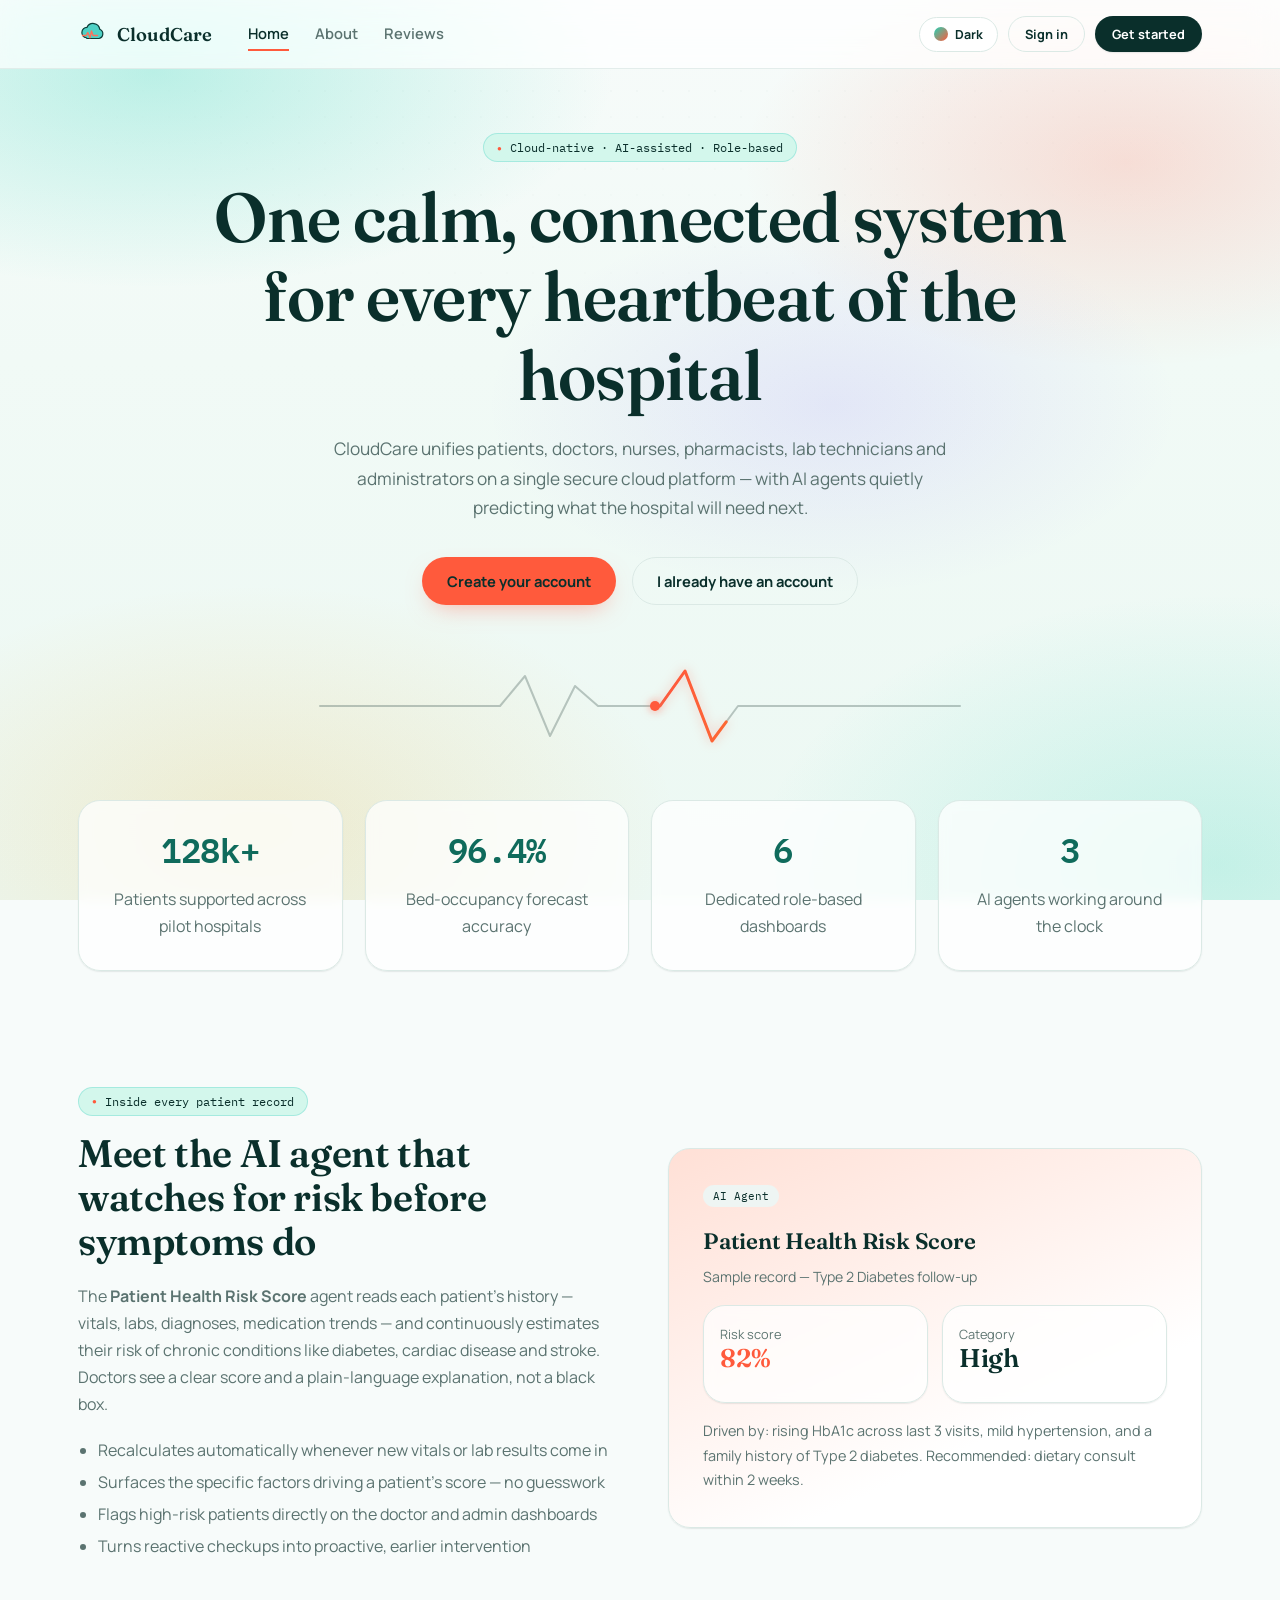
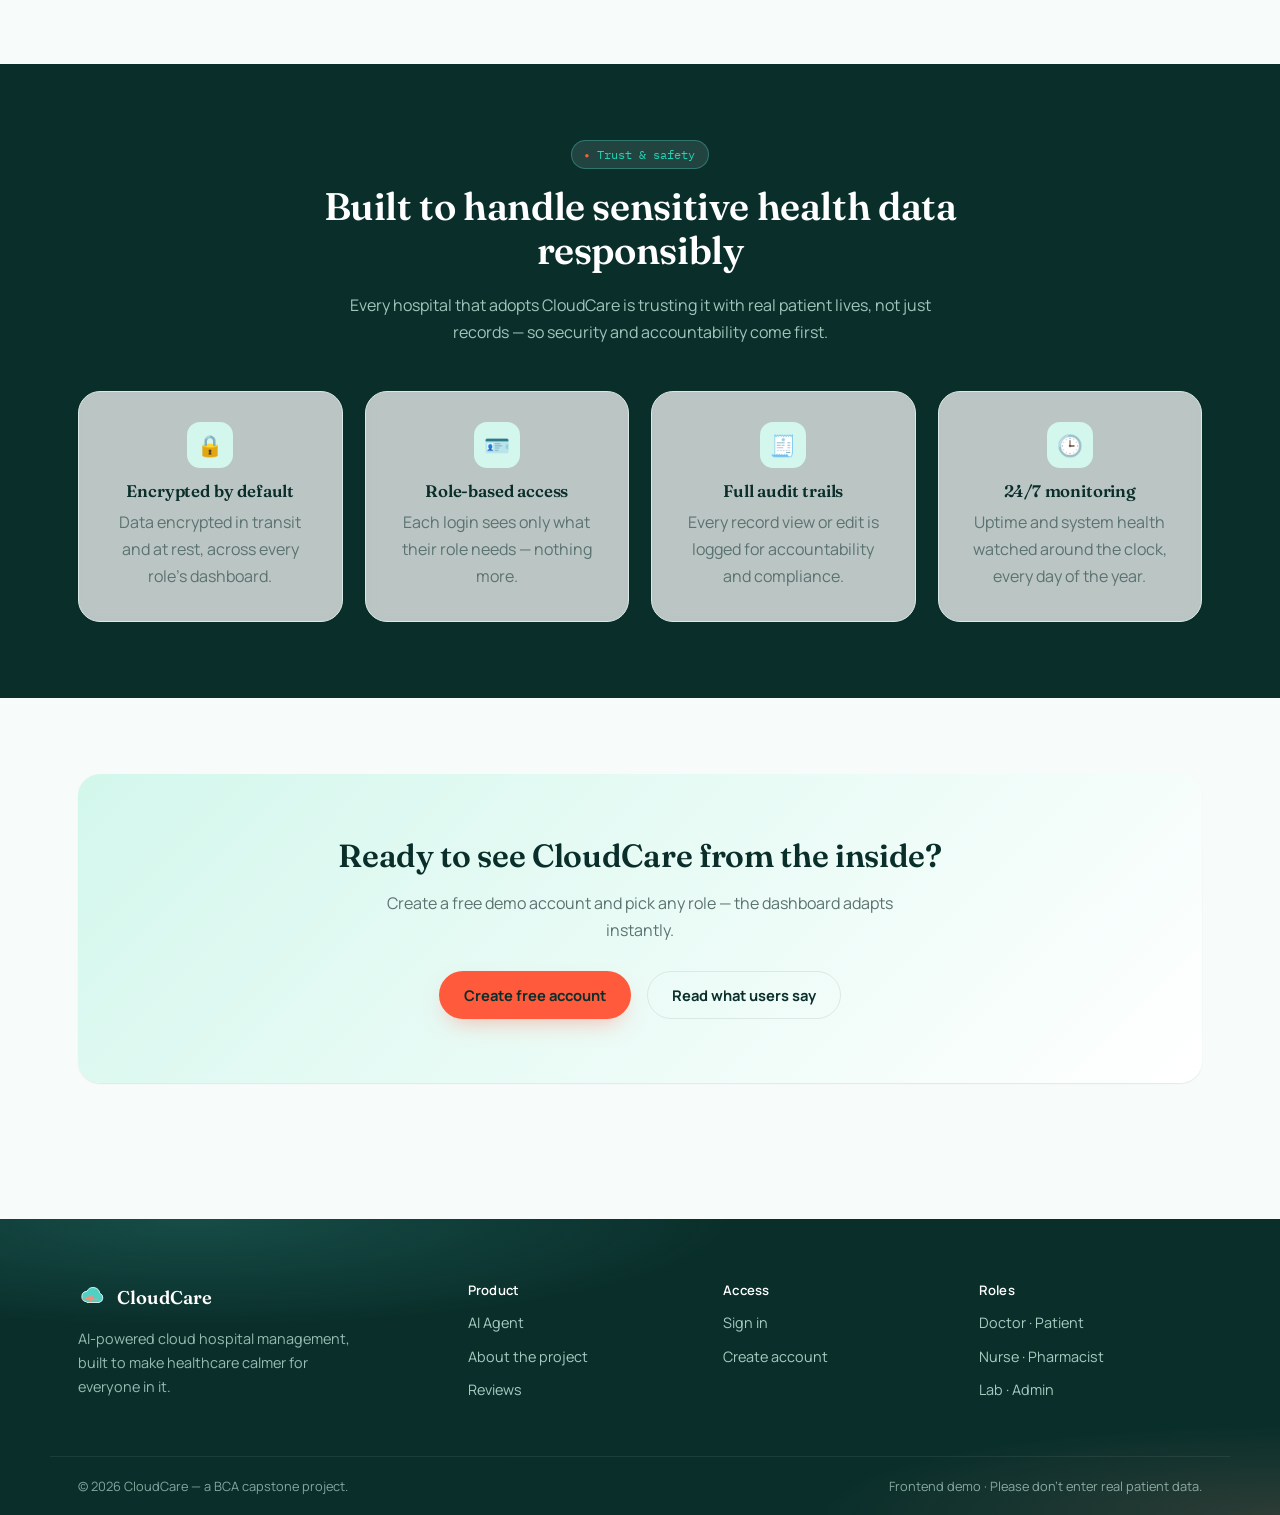
<file: cloudcare/index.html>
<!DOCTYPE html>
<html lang="en">
<head>
<script>(function(){try{var t=localStorage.getItem("cloudcare_theme");if(t==="dark")document.documentElement.setAttribute("data-theme","dark");}catch(e){}})();</script>
<meta charset="UTF-8">
<meta name="viewport" content="width=device-width, initial-scale=1.0">
<title>CloudCare — AI-Powered Cloud Hospital Management System</title>
<meta name="description" content="CloudCare centralizes hospitals, clinics, labs, pharmacies and patients on one secure cloud platform, with AI agents for inventory, risk prediction and resource forecasting.">
<link rel="preconnect" href="https://fonts.googleapis.com">
<link href="https://fonts.googleapis.com/css2?family=Fraunces:opsz,wght@9..144,500;9..144,600;9..144,700&family=Manrope:wght@400;500;600;700;800&family=IBM+Plex+Mono:wght@400;500;600&display=swap" rel="stylesheet">
<link rel="stylesheet" href="assets/css/style.css">
<link rel="icon" href="data:image/svg+xml,%3Csvg xmlns='http://www.w3.org/2000/svg' viewBox='0 0 100 100'%3E%3Ctext y='.9em' font-size='90'%3E%F0%9F%A7%B5%3C/text%3E%3C/svg%3E">
</head>
<body>

<!-- ================= NAV ================= -->
<nav class="site-nav">
  <div class="container">
    <a href="index.html" class="brand">
      <svg class="brand-mark" viewBox="0 0 40 40" fill="none">
        <path d="M11 25a7 7 0 0 1 1-13.9A9 9 0 0 1 29 13.6 6.5 6.5 0 0 1 28 26H12a5 5 0 0 1-1-1Z" fill="#4fd1c5" stroke="#0b3b36" stroke-width="1.6"/>
        <path d="M6 22h5l2-4 3 7 2-9 2 6h6" stroke="#ff6f59" stroke-width="1.8" fill="none" stroke-linecap="round" stroke-linejoin="round"/>
      </svg>
      CloudCare
    </a>
    <div class="nav-links">
      <a href="index.html" class="active">Home</a>
      <a href="about.html">About</a>
      <a href="reviews.html">Reviews</a>
    </div>
    <div class="nav-cta">
      <a href="login.html" class="btn btn-ghost btn-sm">Sign in</a>
      <a href="register.html" class="btn btn-primary btn-sm">Get started</a>
    </div>
    <button class="nav-toggle" aria-label="Toggle menu"><span></span><span></span><span></span></button>
  </div>
</nav>

<!-- ================= HERO ================= -->
<header>
  <div class="container" style="padding-top:64px;padding-bottom:20px;text-align:center;">
    <div class="eyebrow" style="margin-left:auto;margin-right:auto;">Cloud-native · AI-assisted · Role-based</div>
    <h1 style="font-size:clamp(2.4rem,5.4vw,4.4rem);max-width:920px;margin:0 auto 20px;">
      One calm, connected system<br>for every heartbeat of the hospital
    </h1>
    <p style="max-width:620px;margin:0 auto 34px;font-size:1.08rem;">
      CloudCare unifies patients, doctors, nurses, pharmacists, lab technicians and administrators on a single
      secure cloud platform — with AI agents quietly predicting what the hospital will need next.
    </p>
    <div class="flex items-center justify-between" id="heroCtas" style="justify-content:center;gap:16px;margin-bottom:56px;flex-wrap:wrap;">
      <a href="register.html" class="btn btn-accent">Create your account</a>
      <a href="login.html" class="btn btn-ghost">I already have an account</a>
    </div>

    <!-- Signature pulse line -->
    <svg class="pulse-line divider-pulse" viewBox="0 0 640 90" xmlns="http://www.w3.org/2000/svg" aria-hidden="true">
      <defs>
        <linearGradient id="pulseGradient" x1="0" y1="0" x2="1" y2="0">
          <stop offset="0%" stop-color="#22d3b5"/>
          <stop offset="55%" stop-color="#ff5a3c"/>
          <stop offset="100%" stop-color="#f0a20c"/>
        </linearGradient>
      </defs>
      <path class="pulse-track" d="M0 45 H180 L205 15 L230 75 L255 25 L278 45 H340 L365 10 L392 80 L418 45 H640"/>
      <path class="pulse-sweep" d="M0 45 H180 L205 15 L230 75 L255 25 L278 45 H340 L365 10 L392 80 L418 45 H640"/>
      <circle class="pulse-dot" cx="0" cy="45" r="5"></circle>
    </svg>
  </div>
</header>

<!-- ================= LIVE-STAT STRIP ================= -->
<section style="padding-top:24px;padding-bottom:40px;">
  <div class="container">
    <div class="grid grid-4">
      <div class="card reveal text-center">
        <h3 class="mono home-stat-value" style="font-size:2.1rem;">128k+</h3>
        <p class="mb-0">Patients supported across pilot hospitals</p>
      </div>
      <div class="card reveal text-center">
        <h3 class="mono home-stat-value" style="font-size:2.1rem;">96.4%</h3>
        <p class="mb-0">Bed-occupancy forecast accuracy</p>
      </div>
      <div class="card reveal text-center">
        <h3 class="mono home-stat-value" style="font-size:2.1rem;">6</h3>
        <p class="mb-0">Dedicated role-based dashboards</p>
      </div>
      <div class="card reveal text-center">
        <h3 class="mono home-stat-value" style="font-size:2.1rem;">3</h3>
        <p class="mb-0">AI agents working around the clock</p>
      </div>
    </div>
  </div>
</section>

<!-- ================= AI SPOTLIGHT — PATIENT HEALTH RISK SCORE ================= -->
<section id="ai-agent">
  <div class="container grid grid-2" style="align-items:center;gap:56px;">
    <div class="reveal">
      <div class="eyebrow">Inside every patient record</div>
      <h2 style="font-size:2.4rem;">Meet the AI agent that watches for risk before symptoms do</h2>
      <p>The <strong>Patient Health Risk Score</strong> agent reads each patient's history — vitals, labs, diagnoses,
      medication trends — and continuously estimates their risk of chronic conditions like diabetes, cardiac disease
      and stroke. Doctors see a clear score and a plain-language explanation, not a black box.</p>
      <ul style="color:var(--slate-500);line-height:2;padding-left:20px;margin-bottom:26px;">
        <li>Recalculates automatically whenever new vitals or lab results come in</li>
        <li>Surfaces the specific factors driving a patient's score — no guesswork</li>
        <li>Flags high-risk patients directly on the doctor and admin dashboards</li>
        <li>Turns reactive checkups into proactive, earlier intervention</li>
      </ul>
    </div>
    <div class="reveal">
      <div class="ai-card coral" style="padding:34px;">
        <span class="ai-tag">AI Agent</span>
        <h3 style="font-size:1.4rem;margin-top:10px;">Patient Health Risk Score</h3>
        <p>Sample record — Type 2 Diabetes follow-up</p>
        <div class="grid grid-2 mt-16" style="gap:14px;">
          <div class="card" style="padding:16px;">
            <span class="stat-label">Risk score</span>
            <h3 style="font-size:1.6rem;color:var(--coral-500);">82%</h3>
          </div>
          <div class="card" style="padding:16px;">
            <span class="stat-label">Category</span>
            <h3 style="font-size:1.6rem;">High</h3>
          </div>
        </div>
        <p style="margin-top:16px;font-size:.9rem;">Driven by: rising HbA1c across last 3 visits, mild hypertension,
        and a family history of Type 2 diabetes. Recommended: dietary consult within 2 weeks.</p>
      </div>
    </div>
  </div>
</section>

<!-- ================= SECURITY & TRUST ================= -->
<section style="background:var(--teal-950);">
  <div class="container">
    <div class="section-head center">
      <div class="eyebrow" style="background:rgba(255,255,255,.1);color:var(--mint-300);">Trust &amp; safety</div>
      <h2 style="color:#fff;font-size:2.4rem;">Built to handle sensitive health data responsibly</h2>
      <p style="color:var(--mist);opacity:.75;">Every hospital that adopts CloudCare is trusting it with real patient
      lives, not just records — so security and accountability come first.</p>
    </div>
    <div class="grid grid-4">
      <div class="card reveal text-center">
        <div class="card-icon" style="margin:0 auto 14px;">🔒</div>
        <h3 style="font-size:1.05rem;">Encrypted by default</h3>
        <p class="mb-0">Data encrypted in transit and at rest, across every role's dashboard.</p>
      </div>
      <div class="card reveal text-center">
        <div class="card-icon" style="margin:0 auto 14px;">🪪</div>
        <h3 style="font-size:1.05rem;">Role-based access</h3>
        <p class="mb-0">Each login sees only what their role needs — nothing more.</p>
      </div>
      <div class="card reveal text-center">
        <div class="card-icon" style="margin:0 auto 14px;">🧾</div>
        <h3 style="font-size:1.05rem;">Full audit trails</h3>
        <p class="mb-0">Every record view or edit is logged for accountability and compliance.</p>
      </div>
      <div class="card reveal text-center">
        <div class="card-icon" style="margin:0 auto 14px;">🕒</div>
        <h3 style="font-size:1.05rem;">24/7 monitoring</h3>
        <p class="mb-0">Uptime and system health watched around the clock, every day of the year.</p>
      </div>
    </div>
  </div>
</section>

<!-- ================= CTA ================= -->
<section>
  <div class="container">
    <div class="card reveal cta-panel" style="text-align:center;padding:64px 40px;">
      <h2 style="font-size:2rem;">Ready to see CloudCare from the inside?</h2>
      <p style="max-width:520px;margin:0 auto 26px;">Create a free demo account and pick any role — the dashboard adapts instantly.</p>
      <div class="flex items-center justify-between" style="justify-content:center;gap:16px;flex-wrap:wrap;">
        <a href="register.html" class="btn btn-accent">Create free account</a>
        <a href="reviews.html" class="btn btn-ghost">Read what users say</a>
      </div>
    </div>
  </div>
</section>

<!-- ================= FOOTER ================= -->
<footer>
  <div class="container">
    <div>
      <a href="index.html" class="brand">
        <svg class="brand-mark" viewBox="0 0 40 40" fill="none">
          <path d="M11 25a7 7 0 0 1 1-13.9A9 9 0 0 1 29 13.6 6.5 6.5 0 0 1 28 26H12a5 5 0 0 1-1-1Z" fill="#4fd1c5" stroke="#e3faf5" stroke-width="1.2"/>
          <path d="M6 22h5l2-4 3 7 2-9 2 6h6" stroke="#ff8b76" stroke-width="1.8" fill="none" stroke-linecap="round" stroke-linejoin="round"/>
        </svg>
        CloudCare
      </a>
      <p style="color:var(--mist);opacity:.7;max-width:280px;margin-top:14px;">AI-powered cloud hospital management, built to make healthcare calmer for everyone in it.</p>
    </div>
    <div>
      <h4>Product</h4>
      <p><a href="index.html#ai-agent">AI Agent</a></p>
      <p><a href="about.html">About the project</a></p>
      <p><a href="reviews.html">Reviews</a></p>
    </div>
    <div>
      <h4>Access</h4>
      <p><a href="login.html">Sign in</a></p>
      <p><a href="register.html">Create account</a></p>
    </div>
    <div>
      <h4>Roles</h4>
      <p><a href="login.html">Doctor · Patient</a></p>
      <p><a href="login.html">Nurse · Pharmacist</a></p>
      <p><a href="login.html">Lab · Admin</a></p>
    </div>
  </div>
  <div class="foot-bottom">
    <span>© <span data-year>2026</span> CloudCare — a BCA capstone project.</span>
    <span>Frontend demo · Please don't enter real patient data.</span>
  </div>
</footer>

<script src="assets/js/config.js"></script>
<script src="assets/js/api.js"></script>
<script src="assets/js/main.js"></script>
<script src="assets/js/auth.js"></script>
</body>
</html>
</file>
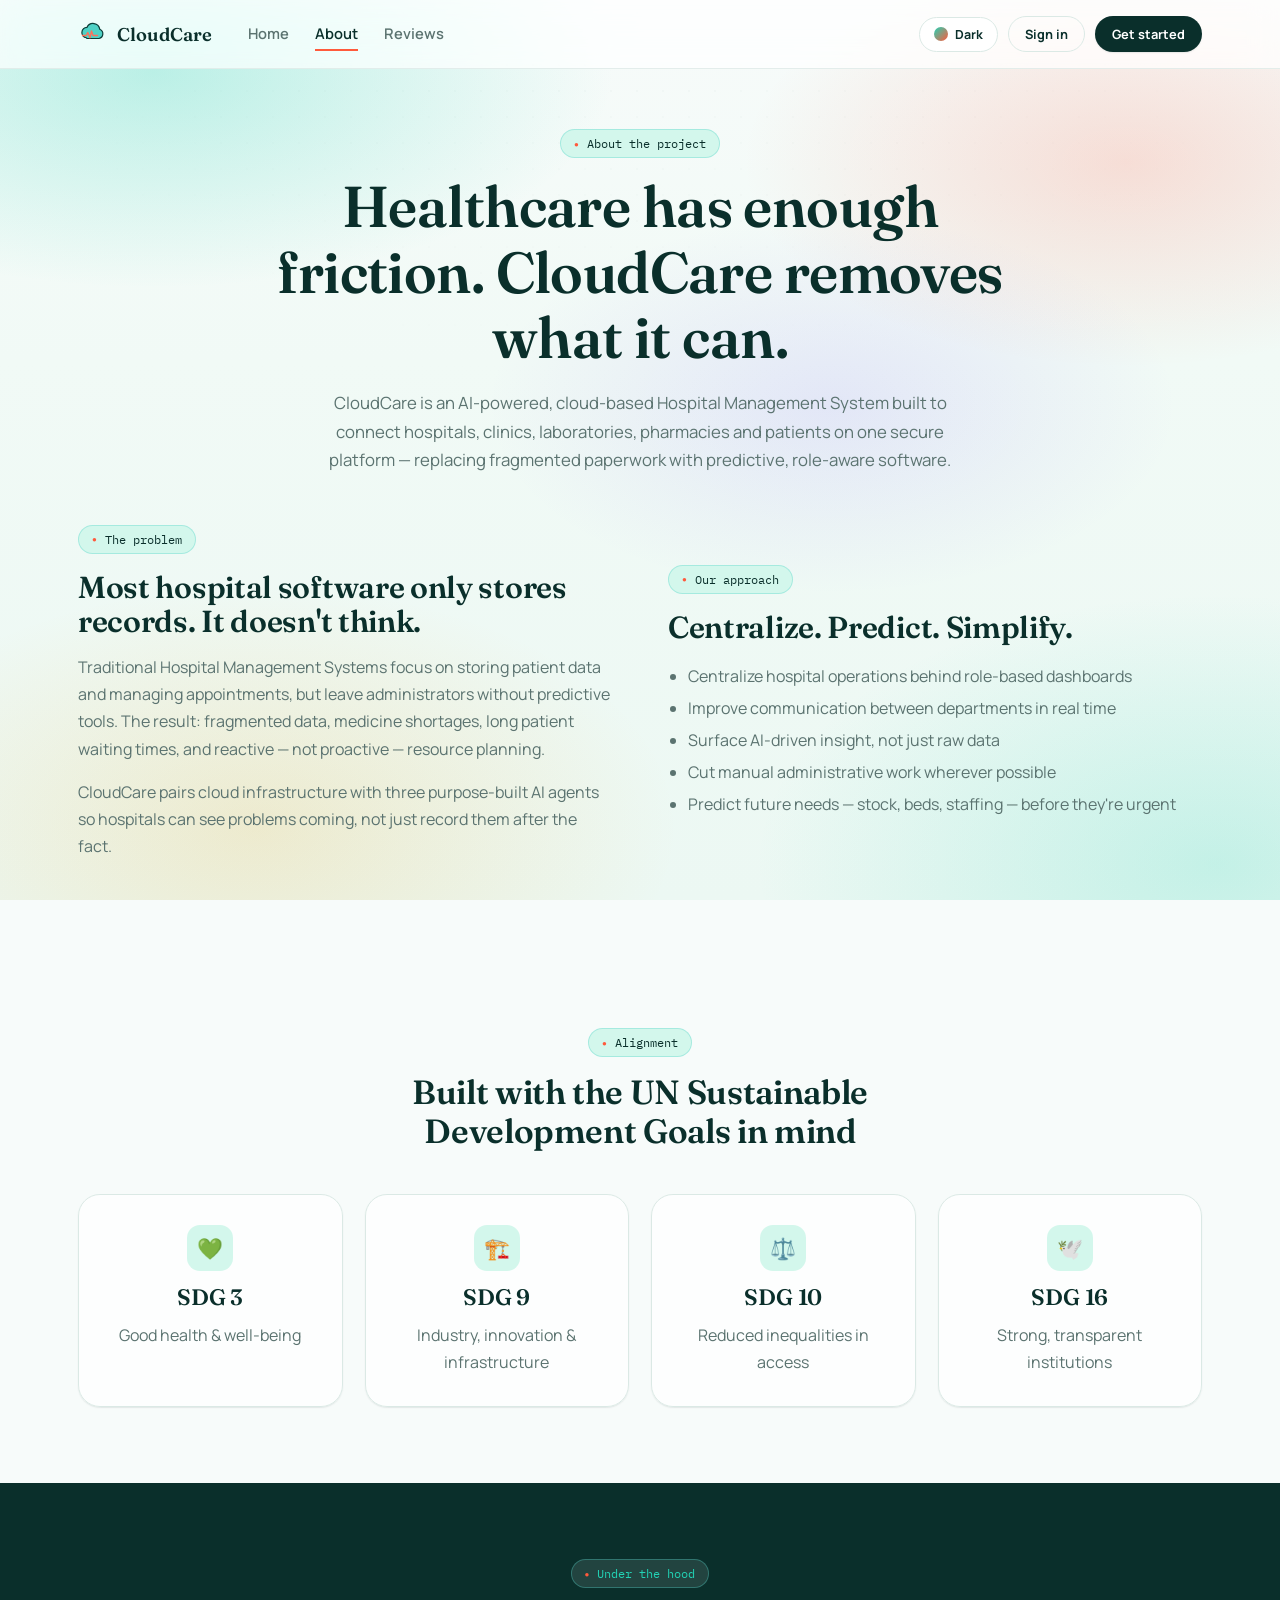
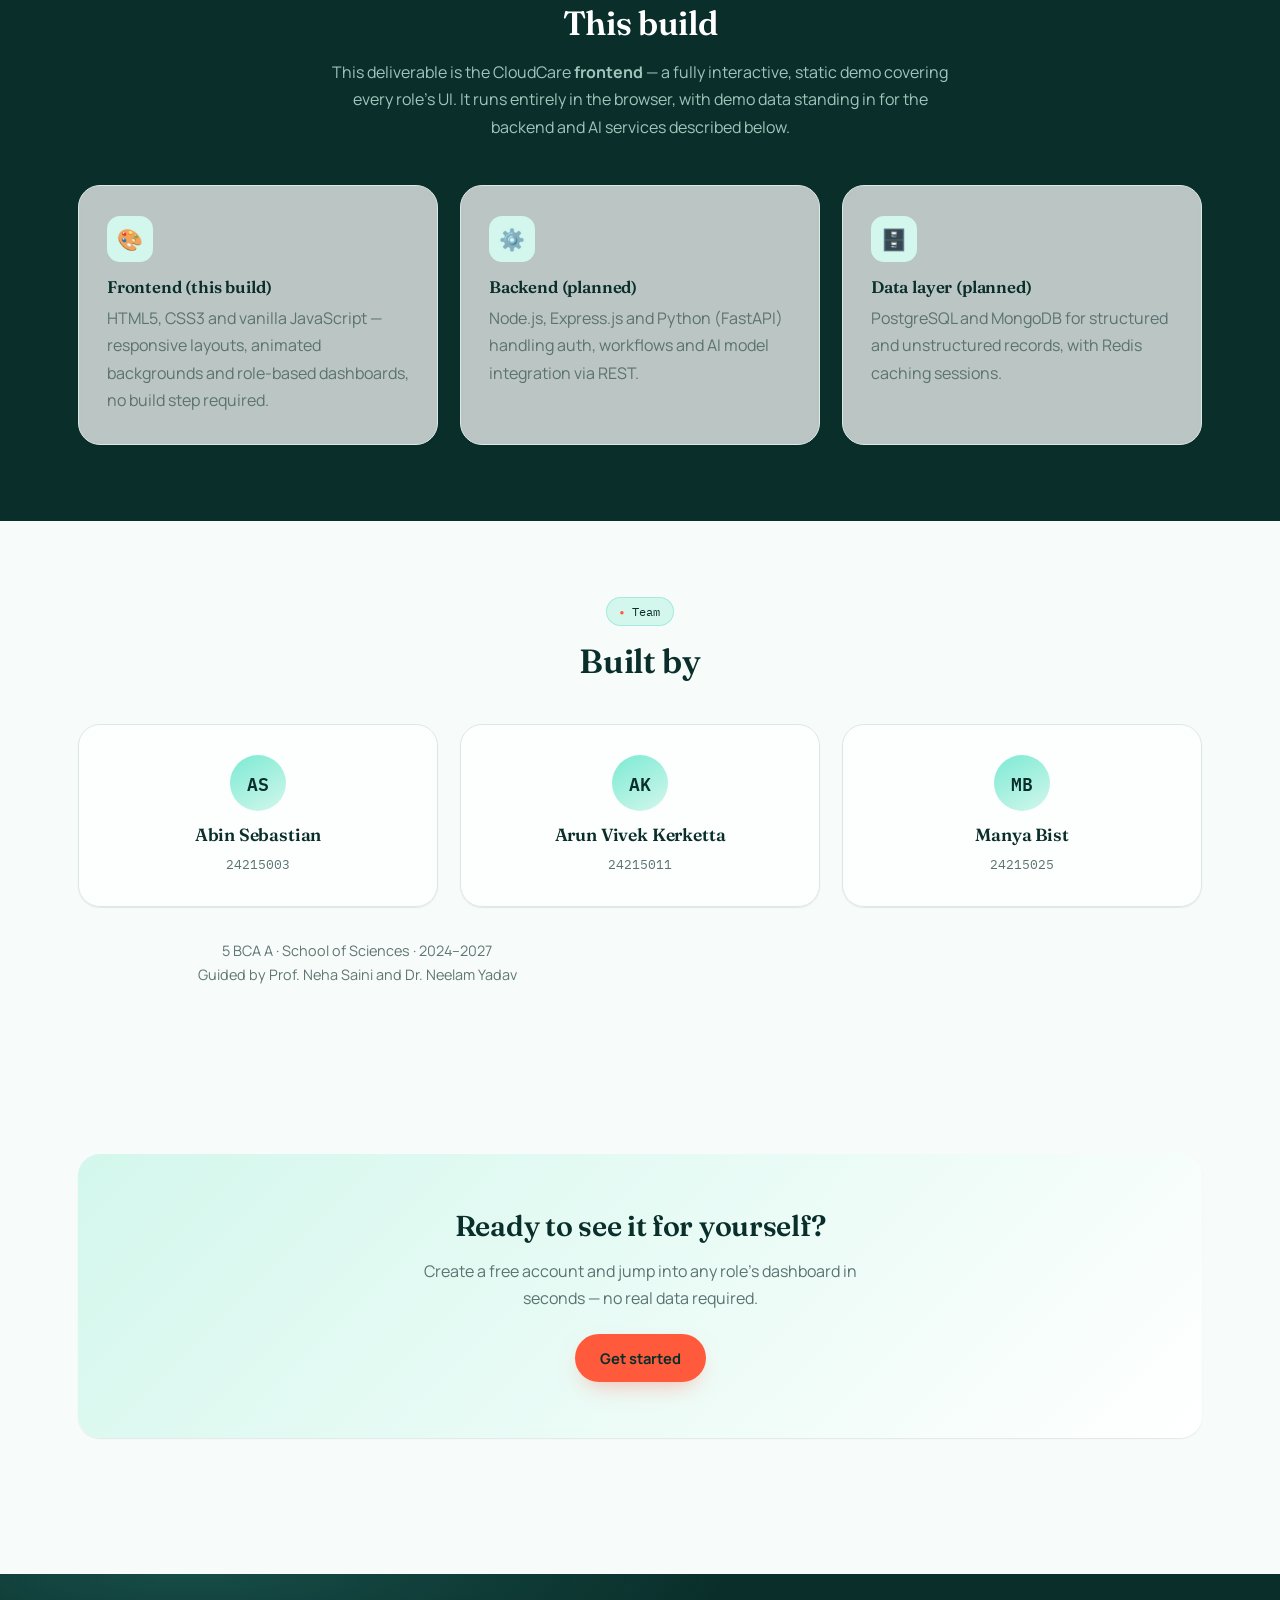
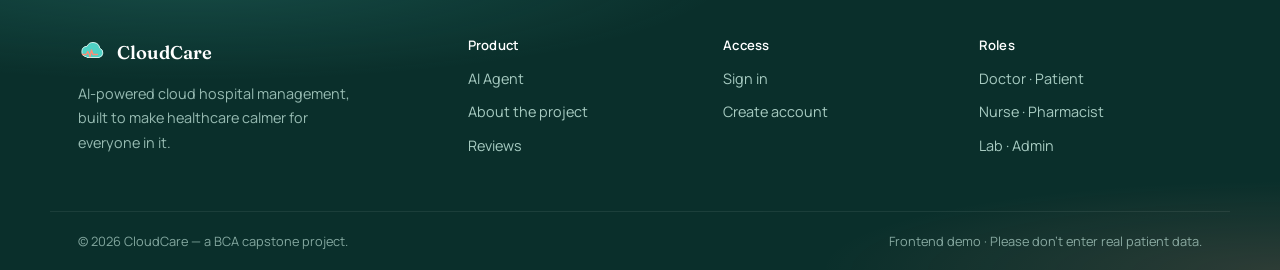
<file: cloudcare/about.html>
<!DOCTYPE html>
<html lang="en">
<head>
<script>(function(){try{var t=localStorage.getItem("cloudcare_theme");if(t==="dark")document.documentElement.setAttribute("data-theme","dark");}catch(e){}})();</script>
<meta charset="UTF-8">
<meta name="viewport" content="width=device-width, initial-scale=1.0">
<title>About — CloudCare</title>
<link href="https://fonts.googleapis.com/css2?family=Fraunces:opsz,wght@9..144,500;9..144,600;9..144,700&family=Manrope:wght@400;500;600;700;800&family=IBM+Plex+Mono:wght@400;500;600&display=swap" rel="stylesheet">
<link rel="stylesheet" href="assets/css/style.css">
<link rel="icon" href="data:image/svg+xml,%3Csvg xmlns='http://www.w3.org/2000/svg' viewBox='0 0 100 100'%3E%3Ctext y='.9em' font-size='90'%3E%F0%9F%A7%B5%3C/text%3E%3C/svg%3E">
</head>
<body>

<nav class="site-nav">
  <div class="container">
    <a href="index.html" class="brand">
      <svg class="brand-mark" viewBox="0 0 40 40" fill="none">
        <path d="M11 25a7 7 0 0 1 1-13.9A9 9 0 0 1 29 13.6 6.5 6.5 0 0 1 28 26H12a5 5 0 0 1-1-1Z" fill="#4fd1c5" stroke="#0b3b36" stroke-width="1.6"/>
        <path d="M6 22h5l2-4 3 7 2-9 2 6h6" stroke="#ff6f59" stroke-width="1.8" fill="none" stroke-linecap="round" stroke-linejoin="round"/>
      </svg>
      CloudCare
    </a>
    <div class="nav-links">
      <a href="index.html">Home</a>
      <a href="about.html" class="active">About</a>
      <a href="reviews.html">Reviews</a>
    </div>
    <div class="nav-cta">
      <a href="login.html" class="btn btn-ghost btn-sm">Sign in</a>
      <a href="register.html" class="btn btn-primary btn-sm">Get started</a>
    </div>
    <button class="nav-toggle" aria-label="Toggle menu"><span></span><span></span><span></span></button>
  </div>
</nav>

<header>
  <div class="container" style="padding-top:60px;padding-bottom:10px;text-align:center;">
    <div class="eyebrow" style="margin-left:auto;margin-right:auto;">About the project</div>
    <h1 style="font-size:clamp(2.2rem,4.6vw,3.6rem);max-width:760px;margin:0 auto 18px;">
      Healthcare has enough friction. CloudCare removes what it can.
    </h1>
    <p style="max-width:640px;margin:0 auto;font-size:1.05rem;">
      CloudCare is an AI-powered, cloud-based Hospital Management System built to connect hospitals, clinics,
      laboratories, pharmacies and patients on one secure platform — replacing fragmented paperwork with
      predictive, role-aware software.
    </p>
  </div>
</header>

<section style="padding-top:40px;">
  <div class="container grid grid-2" style="align-items:center;gap:56px;">
    <div class="reveal">
      <div class="eyebrow">The problem</div>
      <h2 style="font-size:1.9rem;">Most hospital software only stores records. It doesn't think.</h2>
      <p>Traditional Hospital Management Systems focus on storing patient data and managing appointments, but leave
      administrators without predictive tools. The result: fragmented data, medicine shortages, long patient
      waiting times, and reactive — not proactive — resource planning.</p>
      <p>CloudCare pairs cloud infrastructure with three purpose-built AI agents so hospitals can see problems
      coming, not just record them after the fact.</p>
    </div>
    <div class="reveal">
      <div class="eyebrow">Our approach</div>
      <h2 style="font-size:1.9rem;">Centralize. Predict. Simplify.</h2>
      <ul style="color:var(--slate-500);line-height:2;padding-left:20px;">
        <li>Centralize hospital operations behind role-based dashboards</li>
        <li>Improve communication between departments in real time</li>
        <li>Surface AI-driven insight, not just raw data</li>
        <li>Cut manual administrative work wherever possible</li>
        <li>Predict future needs — stock, beds, staffing — before they're urgent</li>
      </ul>
    </div>
  </div>
</section>

<section>
  <div class="container">
    <div class="section-head center">
      <div class="eyebrow">Alignment</div>
      <h2 style="font-size:2.1rem;">Built with the UN Sustainable Development Goals in mind</h2>
    </div>
    <div class="grid grid-4">
      <div class="card reveal text-center">
        <div class="card-icon" style="margin:0 auto 14px;">💚</div>
        <h3 style="font-size:1.4rem;">SDG 3</h3>
        <p class="mb-0">Good health &amp; well-being</p>
      </div>
      <div class="card reveal text-center">
        <div class="card-icon" style="margin:0 auto 14px;">🏗️</div>
        <h3 style="font-size:1.4rem;">SDG 9</h3>
        <p class="mb-0">Industry, innovation &amp; infrastructure</p>
      </div>
      <div class="card reveal text-center">
        <div class="card-icon" style="margin:0 auto 14px;">⚖️</div>
        <h3 style="font-size:1.4rem;">SDG 10</h3>
        <p class="mb-0">Reduced inequalities in access</p>
      </div>
      <div class="card reveal text-center">
        <div class="card-icon" style="margin:0 auto 14px;">🕊️</div>
        <h3 style="font-size:1.4rem;">SDG 16</h3>
        <p class="mb-0">Strong, transparent institutions</p>
      </div>
    </div>
  </div>
</section>

<section style="background:var(--teal-950);">
  <div class="container">
    <div class="section-head center">
      <div class="eyebrow" style="background:rgba(255,255,255,.1);color:var(--mint-300);">Under the hood</div>
      <h2 style="color:#fff;font-size:2.1rem;">This build</h2>
      <p style="color:var(--mist);opacity:.75;">This deliverable is the CloudCare <strong>frontend</strong> — a fully interactive, static
      demo covering every role's UI. It runs entirely in the browser, with demo data standing in for the backend and AI services described below.</p>
    </div>
    <div class="grid grid-3">
      <div class="card reveal">
        <div class="card-icon">🎨</div>
        <h3 style="font-size:1.05rem;">Frontend (this build)</h3>
        <p class="mb-0">HTML5, CSS3 and vanilla JavaScript — responsive layouts, animated backgrounds and role-based dashboards, no build step required.</p>
      </div>
      <div class="card reveal">
        <div class="card-icon">⚙️</div>
        <h3 style="font-size:1.05rem;">Backend (planned)</h3>
        <p class="mb-0">Node.js, Express.js and Python (FastAPI) handling auth, workflows and AI model integration via REST.</p>
      </div>
      <div class="card reveal">
        <div class="card-icon">🗄️</div>
        <h3 style="font-size:1.05rem;">Data layer (planned)</h3>
        <p class="mb-0">PostgreSQL and MongoDB for structured and unstructured records, with Redis caching sessions.</p>
      </div>
    </div>
  </div>
</section>

<section>
  <div class="container">
    <div class="section-head center">
      <div class="eyebrow">Team</div>
      <h2 style="font-size:2.1rem;">Built by</h2>
    </div>
    <div class="grid grid-3">
      <div class="card reveal text-center">
        <div class="avatar-sm" style="width:56px;height:56px;font-size:1.1rem;margin:0 auto 14px;">AS</div>
        <h3 style="font-size:1.1rem;">Abin Sebastian</h3>
        <p class="mb-0 mono" style="font-size:.8rem;">24215003</p>
      </div>
      <div class="card reveal text-center">
        <div class="avatar-sm" style="width:56px;height:56px;font-size:1.1rem;margin:0 auto 14px;">AK</div>
        <h3 style="font-size:1.1rem;">Arun Vivek Kerketta</h3>
        <p class="mb-0 mono" style="font-size:.8rem;">24215011</p>
      </div>
      <div class="card reveal text-center">
        <div class="avatar-sm" style="width:56px;height:56px;font-size:1.1rem;margin:0 auto 14px;">MB</div>
        <h3 style="font-size:1.1rem;">Manya Bist</h3>
        <p class="mb-0 mono" style="font-size:.8rem;">24215025</p>
      </div>
    </div>
    <p class="text-center mt-32" style="color:var(--slate-400);font-size:.9rem;">5 BCA A · School of Sciences · 2024–2027<br>Guided by Prof. Neha Saini and Dr. Neelam Yadav</p>
  </div>
</section>

<section>
  <div class="container">
    <div class="card reveal text-center cta-panel" style="padding:56px 40px;">
      <h2 style="font-size:1.8rem;">Ready to see it for yourself?</h2>
      <p style="max-width:480px;margin:0 auto 22px;">Create a free account and jump into any role's dashboard in seconds — no real data required.</p>
      <a href="register.html" class="btn btn-accent">Get started</a>
    </div>
  </div>
</section>

<footer>
  <div class="container">
    <div>
      <a href="index.html" class="brand">
        <svg class="brand-mark" viewBox="0 0 40 40" fill="none">
          <path d="M11 25a7 7 0 0 1 1-13.9A9 9 0 0 1 29 13.6 6.5 6.5 0 0 1 28 26H12a5 5 0 0 1-1-1Z" fill="#4fd1c5" stroke="#e3faf5" stroke-width="1.2"/>
          <path d="M6 22h5l2-4 3 7 2-9 2 6h6" stroke="#ff8b76" stroke-width="1.8" fill="none" stroke-linecap="round" stroke-linejoin="round"/>
        </svg>
        CloudCare
      </a>
      <p style="color:var(--mist);opacity:.7;max-width:280px;margin-top:14px;">AI-powered cloud hospital management, built to make healthcare calmer for everyone in it.</p>
    </div>
    <div>
      <h4>Product</h4>
      <p><a href="index.html#ai-agent">AI Agent</a></p>
      <p><a href="about.html">About the project</a></p>
      <p><a href="reviews.html">Reviews</a></p>
    </div>
    <div>
      <h4>Access</h4>
      <p><a href="login.html">Sign in</a></p>
      <p><a href="register.html">Create account</a></p>
    </div>
    <div>
      <h4>Roles</h4>
      <p><a href="login.html">Doctor · Patient</a></p>
      <p><a href="login.html">Nurse · Pharmacist</a></p>
      <p><a href="login.html">Lab · Admin</a></p>
    </div>
  </div>
  <div class="foot-bottom">
    <span>© <span data-year>2026</span> CloudCare — a BCA capstone project.</span>
    <span>Frontend demo · Please don't enter real patient data.</span>
  </div>
</footer>

<script src="assets/js/config.js"></script>
<script src="assets/js/api.js"></script>
<script src="assets/js/main.js"></script>
<script src="assets/js/auth.js"></script>
</body>
</html>
</file>
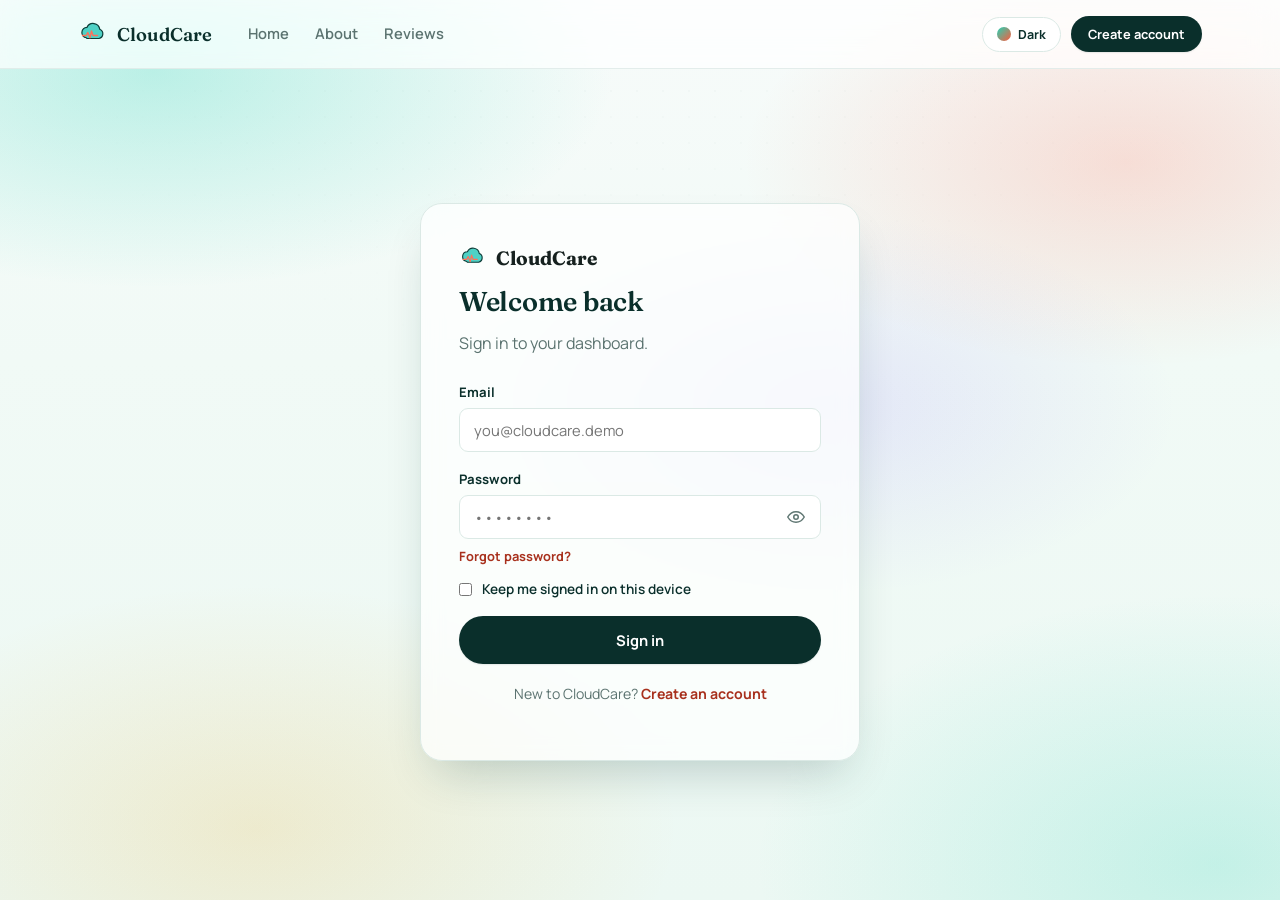
<file: cloudcare/dashboard-admin.html>
<!DOCTYPE html>
<html lang="en">
<head>
<script>(function(){try{var t=localStorage.getItem("cloudcare_theme");if(t==="dark")document.documentElement.setAttribute("data-theme","dark");}catch(e){}})();</script>
<meta charset="UTF-8">
<meta name="viewport" content="width=device-width, initial-scale=1.0">
<title>Admin Console — CloudCare</title>
<link href="https://fonts.googleapis.com/css2?family=Fraunces:opsz,wght@9..144,500;9..144,600;9..144,700&family=Manrope:wght@400;500;600;700;800&family=IBM+Plex+Mono:wght@400;500;600&display=swap" rel="stylesheet">
<link rel="stylesheet" href="assets/css/style.css">
<link rel="icon" href="data:image/svg+xml,%3Csvg xmlns='http://www.w3.org/2000/svg' viewBox='0 0 100 100'%3E%3Ctext y='.9em' font-size='90'%3E%F0%9F%A7%B5%3C/text%3E%3C/svg%3E">
<style>
  .panel-view{display:none;} .panel-view.active{display:block;}
  .ai-agent-tabs{display:flex;gap:10px;margin-bottom:22px;flex-wrap:wrap;}
  .risk-row{display:flex;align-items:center;justify-content:space-between;padding:14px 0;border-bottom:1px solid var(--cloud-100);}
  .risk-row:last-child{border-bottom:none;}
</style>
</head>
<body>

<div class="dash-shell">
  <!-- ============ SIDEBAR ============ -->
  <aside class="dash-sidebar">
    <a href="index.html" class="brand">
      <svg class="brand-mark" viewBox="0 0 40 40" fill="none">
        <path d="M11 25a7 7 0 0 1 1-13.9A9 9 0 0 1 29 13.6 6.5 6.5 0 0 1 28 26H12a5 5 0 0 1-1-1Z" fill="#4fd1c5" stroke="#0b3b36" stroke-width="1.4"/>
        <path d="M6 22h5l2-4 3 7 2-9 2 6h6" stroke="#ff8b76" stroke-width="1.6" fill="none" stroke-linecap="round" stroke-linejoin="round"/>
      </svg>
      CloudCare
    </a>
    <div class="side-role">
      <div class="avatar" data-user-avatar>AD</div>
      <div>
        <strong data-user-name></strong>
        <span data-user-role>Administrator</span>
      </div>
    </div>
    <nav class="side-nav" id="sideNav">
      <a data-panel="overview" class="active" href="#panel-overview"><span class="ic">📊</span><span class="lbl">Overview</span></a>
      <a data-panel="patients" href="#panel-patients"><span class="ic">🧑‍⚕️</span><span class="lbl">Patients</span></a>
      <a data-panel="doctors" href="#panel-doctors"><span class="ic">🩺</span><span class="lbl">Doctors &amp; Staff</span></a>
      <a data-panel="accounts" href="#panel-accounts"><span class="ic">👥</span><span class="lbl">Accounts</span></a>
      <a data-panel="specialties" href="#panel-specialties"><span class="ic">🏷️</span><span class="lbl">Specialties</span></a>
      <a data-panel="appointments" href="#panel-appointments"><span class="ic">📅</span><span class="lbl">Appointments</span></a>
      <a data-panel="reviews" href="#panel-reviews"><span class="ic">⭐</span><span class="lbl">Reviews</span></a>
      <a data-panel="billing" href="#panel-billing"><span class="ic">💳</span><span class="lbl">Billing</span></a>
      <a data-panel="inventory" href="#panel-inventory"><span class="ic">📦</span><span class="lbl">Inventory</span></a>
      <a data-panel="ai-console" href="#panel-ai-console"><span class="ic">🤖</span><span class="lbl">AI Agent Console</span></a>
      <a data-panel="reports" href="#panel-reports"><span class="ic">📈</span><span class="lbl">Reports</span></a>
      <a data-panel="profile" href="#panel-profile"><span class="ic">👤</span><span class="lbl">Profile</span></a>
    </nav>
    <div class="side-foot">
      <a data-logout href="#"><span class="ic">↩</span>Sign out</a>
    </div>
  </aside>

  <!-- ============ MAIN ============ -->
  <main class="dash-main">
    <div class="dash-topbar">
      <div>
        <h1 id="topbarTitle">Overview</h1>
        <p class="sub">CloudCare · Hospital-wide control center</p>
      </div>
      <div class="flex items-center gap-12">
        <span class="badge badge-mint" id="adminHealthBadge" hidden></span>
        <div class="avatar-sm" data-user-avatar>AD</div>
      </div>
    </div>

    <div class="dash-body">

      <!-- ===== OVERVIEW ===== -->
      <section class="panel-view active" id="panel-overview">
        <div class="grid grid-4 mb-0">
          <!-- gate C5: every KPI starts at "—" and is filled by ccLoadAdminKpis(). -->
          <div class="stat-card reveal in">
            <div class="stat-top"><div class="stat-icon" style="background:var(--mint-100);">🧑‍⚕️</div></div>
            <h3 id="kpiPatients">—</h3><span class="stat-label">Total patients</span>
          </div>
          <div class="stat-card reveal in">
            <div class="stat-top"><div class="stat-icon" style="background:var(--coral-100);">🩺</div></div>
            <h3 id="kpiDoctors">—</h3><span class="stat-label">Active doctors</span>
          </div>
          <div class="stat-card reveal in">
            <div class="stat-top"><div class="stat-icon" style="background:#fbf1dc;">📅</div></div>
            <h3 id="kpiAppts">—</h3><span class="stat-label">Appointments (next 7 days)</span>
          </div>
          <div class="stat-card reveal in">
            <div class="stat-top"><div class="stat-icon" style="background:var(--mint-100);">💰</div></div>
            <h3 id="kpiRevenue">—</h3><span class="stat-label">Paid invoices (MTD)</span>
          </div>
        </div>

        <div class="grid grid-2 mt-24">
          <div class="panel reveal in">
            <div class="panel-head"><h3>Patient admissions</h3><span class="badge badge-slate">Not connected</span></div>
            <div class="panel-body"><div class="risk-row" style="padding:14px 0;"><span style="font-size:.85rem;color:var(--slate-400);">Admissions are not tracked separately yet — no chart is shown until real data exists.</span></div></div>
          </div>
          <div class="panel reveal in">
            <div class="panel-head"><h3>Department load</h3><span class="badge badge-slate">Not connected</span></div>
            <div class="panel-body"><div class="risk-row" style="padding:14px 0;"><span style="font-size:.85rem;color:var(--slate-400);">Department load will appear once the clinical module is connected.</span></div></div>
          </div>
        </div>

        <div class="panel mt-24 reveal in">
          <div class="panel-head">
            <h3>AI agents — live signal</h3>
            <a data-panel-link="ai-console" href="#panel-ai-console" class="btn btn-ghost btn-sm">Open console →</a>
          </div>
          <div class="panel-body grid grid-3">
            <!-- gate C5: the old "12 SKUs / 37 high-risk / ICU at 88%" numbers
                 were invented — until the agents ship, they honestly read "—". -->
            <div class="ai-card">
              <span class="ai-tag">Inventory</span> <span class="badge badge-slate" id="invOverviewBadge">Loading…</span>
              <h3 style="font-size:1.1rem;" id="invOverviewValue">—</h3>
              <p style="font-size:.85rem;" id="invOverviewNote">Reading the latest stock forecast…</p>
            </div>
            <div class="ai-card coral">
              <span class="ai-tag">Health risk</span> <span class="badge badge-mint">Patient tab</span>
              <h3 style="font-size:1.1rem;">Available</h3>
              <p style="font-size:.85rem;">Patients can run a health risk check from their own dashboard and save the result to their record.</p>
            </div>
            <div class="ai-card gold">
              <span class="ai-tag">Resource forecast</span> <span class="badge badge-slate">Coming soon</span>
              <h3 style="font-size:1.1rem;">—</h3>
              <p style="font-size:.85rem;">Capacity forecasts will appear here once the forecasting agent is connected.</p>
            </div>
          </div>
        </div>
      </section>

      <!-- ===== PATIENTS ===== -->
      <section class="panel-view" id="panel-patients">
        <div class="panel reveal in">
          <div class="panel-head">
            <h3>Patient directory</h3>
            <input type="search" placeholder="Search patients…" aria-label="Filter patients by name, condition or doctor" data-filter-target="#patientTable" style="padding:9px 14px;border-radius:10px;border:1.5px solid var(--line);font-size:.85rem;">
          </div>            <div class="panel-body" style="padding-top:0;">
              <div class="table-scroll">
              <table>
                <thead><tr><th>Patient</th><th>Age</th><th>Condition</th><th>Doctor</th><th>Risk</th><th>Status</th></tr></thead>
                <tbody id="patientTable"></tbody>
              </table>
              </div>
            </div>
        </div>
      </section>

      <!-- ===== DOCTORS ===== -->
      <section class="panel-view" id="panel-doctors">
        <div class="panel reveal in" style="margin-bottom:24px;">
          <div class="panel-head">
            <h3>Doctors</h3>
            <button class="btn btn-ghost btn-sm" id="docManageToggle">Manage shifts &amp; leaves</button>
          </div>
          <div class="panel-body" style="padding-top:0;">
            <div class="table-scroll">
            <table>
              <thead><tr><th>Name</th><th>Department</th><th>Email</th><th>Shifts</th><th>Rating</th><th scope="col"><span class="sr-only">Actions</span></th></tr></thead>
              <tbody id="adminDoctorTable"></tbody>
            </table>
            </div>
          </div>
        </div>
        <div class="grid grid-3" id="doctorGrid" style="display:none;"></div>
        <div class="panel" id="docManagePanel" style="display:none;margin-top:24px;">
          <div class="panel-head">
            <h3 id="docManageTitle">Manage shifts &amp; leaves</h3>
            <button class="btn btn-ghost btn-sm" id="docManageClose">Close</button>

          </div>
          <div class="panel-body">
            <div class="field">
              <label for="docManageSelect">Doctor</label>
              <select id="docManageSelect"><option value="">Loading…</option></select>
            </div>
            <div id="docManageContent" style="margin-top:18px;"></div>
          </div
        ></div>
      </section>

      <!-- ===== ACCOUNTS (user management) ===== -->
      <section class="panel-view" id="panel-accounts">
        <div class="grid grid-2" style="align-items:start;">
          <div class="panel reveal in" style="margin-bottom:24px;">
            <div class="panel-head">
              <h3>All accounts</h3>
              <select id="accountRoleFilter" aria-label="Filter accounts by role" style="padding:8px 12px;border-radius:10px;border:1.5px solid var(--line);font-size:.85rem;">
                <option value="">All roles</option>
                <option value="patient">Patients</option>
                <option value="doctor">Doctors</option>
                <option value="nurse">Nurses</option>
                <option value="pharmacist">Pharmacists</option>
                <option value="lab">Lab</option>
                <option value="admin">Admins</option>
              </select>
            </div>
            <div class="panel-body" style="padding-top:0;">
              <div class="table-scroll">
              <table>
                <thead><tr><th>Name</th><th>Email</th><th>Role</th><th>Department</th><th scope="col"><span class="sr-only">Actions</span></th></tr></thead>
                <tbody id="accountTable"></tbody>
              </table>
              </div>
            </div>
          </div>
          <div class="panel">
            <div class="panel-head"><h3>Add an account</h3></div>
            <div class="panel-body">
              <form id="accountForm">
                <div class="field"><label for="accName">Full name</label><input id="accName" type="text" required minlength="2" maxlength="255"></div>
                <div class="field"><label for="accEmail">Email</label><input id="accEmail" type="email" required></div>
                <div class="field"><label for="accPassword">Password</label><input id="accPassword" type="password" required minlength="8" maxlength="128" placeholder="Min 8 characters, letters + numbers"></div>
                <div class="cc-field-row">
                  <div class="field"><label for="accRole">Role</label>
                    <select id="accRole">
                      <option value="doctor">Doctor</option>
                      <option value="nurse">Nurse</option>
                      <option value="pharmacist">Pharmacist</option>
                      <option value="lab">Lab</option>
                      <option value="admin">Admin</option>
                      <option value="patient">Patient</option>
                    </select>
                  </div>
                  <div class="field"><label for="accDept">Department (optional)</label><input id="accDept" type="text" maxlength="100" placeholder="e.g. Cardiology"></div>
                </div>
                <button type="submit" class="btn btn-primary">Create account</button>
              </form>
              <p class="mb-0" style="font-size:.8rem;color:var(--slate-400);margin-top:16px;">
                You cannot change your own role or delete your own account — the server refuses both.
              </p>
            </div>
          </div>
        </div>
      </section>

      <!-- ===== APPOINTMENTS ===== -->
      <section class="panel-view" id="panel-appointments">
        <div class="panel reveal in">
          <div class="panel-head">
            <h3>Clinic appointments</h3>
            <select id="apptStatusFilter" aria-label="Filter appointments by status" style="padding:8px 12px;border-radius:10px;border:1.5px solid var(--line);font-size:.85rem;">
              <option value="">All statuses</option>
              <option value="Requested">Requested</option>
              <option value="Confirmed">Confirmed</option>
              <option value="Declined">Declined</option>
              <option value="Cancelled">Cancelled</option>
              <option value="Completed">Completed</option>
              <option value="Expired">Expired</option>
            </select>
          </div>
          <div class="panel-body" style="padding-top:0;">
            <div class="table-scroll">
            <table>
              <thead><tr><th>When</th><th>Patient</th><th>Doctor</th><th>Department</th><th>Mode</th><th>Status</th></tr></thead>
              <tbody id="apptTable"></tbody>
            </table>
            </div>
          </div>
        </div>
      </section>

      <!-- ===== REVIEWS (moderation) ===== -->
      <section class="panel-view" id="panel-reviews">
        <div class="panel reveal in">
          <div class="panel-head"><h3>Review moderation</h3><span class="badge badge-slate">Removal is permanent</span></div>
          <div class="panel-body" style="padding-top:0;">
            <div class="table-scroll">
            <table>
              <thead><tr><th>Doctor</th><th>Author</th><th>Rating</th><th>Review</th><th scope="col"><span class="sr-only">Actions</span></th></tr></thead>
              <tbody id="adminReviewTable"></tbody>
            </table>
            </div>
          </div>
        </div>
      </section>

      <!-- ===== BILLING ===== -->
      <section class="panel-view" id="panel-billing">
        <div class="grid grid-3 mb-0">
          <div class="stat-card"><h3 id="kpiCollected">—</h3><span class="stat-label">Collected (MTD)</span></div>
          <div class="stat-card"><h3 id="kpiPending">—</h3><span class="stat-label">Outstanding invoices</span></div>
          <div class="stat-card"><h3>—</h3><span class="stat-label">Claims approved</span><div><span class="badge badge-slate">Coming soon</span></div></div>
        </div>
        <div class="panel mt-24 reveal in">
          <div class="panel-head"><h3>Recent invoices</h3></div>
          <div class="panel-body" style="padding-top:0;">
            <div class="table-scroll">
            <table>
              <thead><tr><th>Invoice</th><th>Patient</th><th>Amount</th><th>Status</th></tr></thead>
              <tbody id="billTable"></tbody>
            </table>
            </div>
          </div>
        </div>
      </section>

      <!-- ===== INVENTORY (Smart Inventory Management System) ===== -->
      <section class="panel-view" id="panel-inventory">
        <div class="ai-card gold cc-assistant-hero">
          <span class="ai-tag">Smart Inventory Management System</span>
          <span class="badge badge-slate cc-assistant-badge">Admin only</span>
          <h3>Order the right stock at the right time</h3>
          <p>This assistant reads your live stock levels and recorded stock movements, then forecasts the next 30 days. It drafts a reorder quantity and explains each suggestion in plain words.</p>
          <p class="cc-assistant-note">Forecasts are a planning aid. Check them against supplier lead times and clinical needs before you order. Nothing is ordered automatically.</p>
        </div>

        <div class="grid grid-4 cc-inventory-stats">
          <div class="stat-card"><h3 id="invKpiItems">—</h3><span class="stat-label">Stock items</span></div>
          <div class="stat-card"><h3 id="invKpiValue">—</h3><span class="stat-label">Value on hand</span></div>
          <div class="stat-card"><h3 id="invKpiLow">—</h3><span class="stat-label">At or below reorder level</span></div>
          <div class="stat-card"><h3 id="invKpiExpiring">—</h3><span class="stat-label">Expired or expiring soon</span></div>
        </div>

        <div class="grid grid-2 mt-24" style="align-items:start;">
          <div class="panel">
            <div class="panel-head">
              <h3>What to order next</h3>
              <span class="badge badge-slate" id="inventoryModelBadge">Loading…</span>
            </div>
            <div class="panel-body" id="inventoryRecommendations">
              <div class="cc-empty-box">Loading the latest forecast…</div>
            </div>
          </div>
          <div class="panel">
            <div class="panel-head">
              <h3>Expiring or expired stock</h3>
              <button class="btn btn-ghost btn-sm" type="button" id="inventoryRefresh">Refresh</button>
            </div>
            <div class="panel-body" id="inventoryExpiring">
              <div class="cc-empty-box">Checking expiry dates…</div>
            </div>
          </div>
        </div>

        <div class="panel mt-24 cc-inventory-table-wrap">
          <div class="panel-head">
            <div>
              <h3>Stock items</h3>
              <span class="cc-forecast-meta">Forecasts use the last 90 days of recorded stock use.</span>
            </div>
            <button class="btn btn-primary btn-sm" type="button" id="inventoryAddBtn">Add item</button>
          </div>
          <div class="panel-body" style="padding-top:0;">
            <div class="table-scroll">
              <table>
                <thead><tr><th>Item</th><th>In stock</th><th>Reorder at</th><th>Next 30 days</th><th>Status</th><th scope="col"><span class="sr-only">Actions</span></th></tr></thead>
                <tbody id="inventoryTable"></tbody>
              </table>
            </div>
          </div>
        </div>

        <div class="panel mt-24">
          <div class="panel-head"><h3>How the forecast works</h3><span class="badge badge-slate">Explainable</span></div>
          <div class="panel-body">
            <p style="margin:0 0 10px;font-size:.86rem;color:var(--slate-500);">Every time you record stock used, received, returned or discarded, the assistant adds it to the item's history. With at least five days of recorded use in the last 30 days it fits a simple trend; with less history it uses the 30-day average. Each suggestion shows its confidence so you can judge it.</p>
            <p style="margin:0;font-size:.86rem;color:var(--slate-500);">Status meanings: <strong>Reorder now</strong> means stock is at or below the reorder level, or will run out within a week. <strong>Use stock before expiry</strong> means use the oldest stock first. <strong>Monitor</strong> means stock is close to the line. <strong>Healthy</strong> means no action is needed today.</p>
          </div>
        </div>
      </section>

      <!-- ===== SPECIALTIES ===== -->
      <section class="panel-view" id="panel-specialties">
        <div class="grid grid-2" style="align-items:start;">
          <div class="panel reveal in" style="margin-bottom:24px;">
            <div class="panel-head"><h3>Specialties</h3></div>
            <div class="panel-body" style="padding-top:0;">
              <div class="table-scroll">
              <table>
                <thead><tr><th>Name</th><th scope="col"><span class="sr-only">Actions</span></th></tr></thead>
                <tbody id="specialtyTable"></tbody>
              </table>
              </div>
            </div>
          </div>
          <div class="panel">
            <div class="panel-head"><h3>Add a specialty</h3></div>
            <div class="panel-body">
              <form id="specialtyForm">
                <div class="field">
                  <label for="specialtyName">Name</label>
                  <input id="specialtyName" type="text" placeholder="e.g. Dermatology" required minlength="2" maxlength="100">
                </div>
                <button type="submit" class="btn btn-primary">Add specialty</button>
              </form>
              <p class="mb-0" style="font-size:.8rem;color:var(--slate-400);margin-top:16px;">
                A specialty cannot be removed while it is some doctor's department — re-map the doctor first.
              </p>
            </div>
          </div>
        </div>
      </section>

      <!-- ===== AI CONSOLE ===== -->
      <section class="panel-view" id="panel-ai-console">
        <div class="ai-agent-tabs">
          <button class="chip-tab active" data-agent="inventory">📦 Inventory Prediction</button>
          <button class="chip-tab" data-agent="risk">❤️ Patient Health Risk</button>
          <button class="chip-tab" data-agent="resource">🛎️ Resource Forecast</button>
        </div>

        <div class="agent-view active" data-agent-view="inventory">
          <div class="grid grid-2">
            <div class="panel">
              <div class="panel-head"><h3>Stock depletion forecast</h3><span class="badge badge-slate" id="inventoryForecastBadge">Loading…</span></div>
              <div class="panel-body" id="inventoryForecastSummary"><div class="cc-empty-box">Reading the latest stock levels…</div></div>
            </div>
            <div class="panel">
              <div class="panel-head"><h3>Auto-drafted reorders</h3></div>
              <div class="panel-body" id="reorderList" style="padding-top:8px;"></div>
            </div>
          </div>
        </div>

        <div class="agent-view" data-agent-view="risk" style="display:none;">
          <div class="grid grid-2">
            <div class="panel">
              <div class="panel-head"><h3>Risk distribution</h3><span class="badge badge-slate">Not connected</span></div>
              <div class="panel-body"><div class="risk-row" style="padding:14px 0;"><span style="font-size:.85rem;color:var(--slate-400);">No risk distribution is invented — it appears here once the risk agent has data.</span></div></div>
            </div>
            <div class="panel">
              <div class="panel-head"><h3>Flagged patients this week</h3></div>
              <div class="panel-body" id="riskList" style="padding-top:8px;"></div>
            </div>
          </div>
        </div>

        <div class="agent-view" data-agent-view="resource" style="display:none;">
          <div class="grid grid-2">
            <div class="panel">
              <div class="panel-head"><h3>14-day bed &amp; ICU forecast</h3><span class="badge badge-slate">Not connected</span></div>
              <div class="panel-body"><div class="risk-row" style="padding:14px 0;"><span style="font-size:.85rem;color:var(--slate-400);">No capacity numbers are invented — they appear here once the forecasting module has data.</span></div></div>
            </div>
            <div class="panel">
              <div class="panel-head"><h3>Staffing recommendations</h3></div>
              <div class="panel-body" id="resourceList" style="padding-top:8px;"></div>
            </div>
          </div>
        </div>
      </section>

      <!-- ===== REPORTS ===== -->
      <section class="panel-view" id="panel-reports">
        <div class="panel reveal in">
          <div class="panel-head"><h3>Monthly performance report</h3><span class="badge badge-slate">Not connected</span></div>
          <div class="panel-body"><div class="risk-row" style="padding:14px 0;"><span style="font-size:.85rem;color:var(--slate-400);">Revenue and expense reporting is not connected yet — no figures are shown until it is.</span></div></div>
        </div>
      </section>

      <!-- ===== PROFILE ===== -->
      <section class="panel-view" id="panel-profile">
        <div class="panel reveal in settings-panel">
          <div class="settings-head">
            <div class="settings-avatar" data-user-avatar>AD</div>
            <h3 data-profile-name></h3>
            <p data-profile-role>Administrator</p>
          </div>
          <div class="panel-body">
            <div class="field"><label for="profName">Full name</label><input id="profName" type="text" data-profile-name-input autocomplete="name"></div>
            <div class="field"><label for="profEmail">Admin email</label><input id="profEmail" type="email" data-profile-email-input autocomplete="email"></div>
            <div class="field"><label for="profHospital">Hospital name</label><input id="profHospital" type="text" value="CloudCare General Hospital" disabled><span class="field-hint">Coming soon — the account API only stores name and email.</span></div>
            <div class="field"><label for="profTimezone">Time zone</label><select id="profTimezone" disabled><option>Asia/Kolkata (IST)</option></select><span class="field-hint">The clinic runs on IST; there is no endpoint to change it yet.</span></div>
            <div class="flex gap-12 mt-8">
              <button type="button" class="btn btn-primary" data-profile-save>Save changes</button>
              <button type="button" class="btn btn-ghost" data-profile-cancel>Cancel</button>
            </div>
            <div class="risk-row mt-24" style="border-top:1px solid var(--line);padding-top:18px;">
              <div><strong style="display:block;font-size:.9rem;">Password</strong><span style="font-size:.78rem;color:var(--slate-400);">Keep your account secure with a strong password.</span></div>
              <button class="btn btn-ghost btn-sm" onclick="ccOpenChangePassword()">Change password</button>
            </div>
          </div>
        </div>
      </section>

    </div>
  </main>
</div>

<script src="assets/js/config.js"></script>
<script src="assets/js/api.js"></script>
<script src="assets/js/main.js"></script>
<script src="assets/js/auth.js"></script>
<script>ccGuardDashboard('admin').then(user => { if(user) window.ccLoadAdminDashboard(); });</script>
<script src="assets/js/dashboard-admin.js"></script>
<script src="assets/js/dashboard-admin-ops.js"></script>
<script src="assets/js/inventory-insights.js"></script>
</body>
</html>
</file>
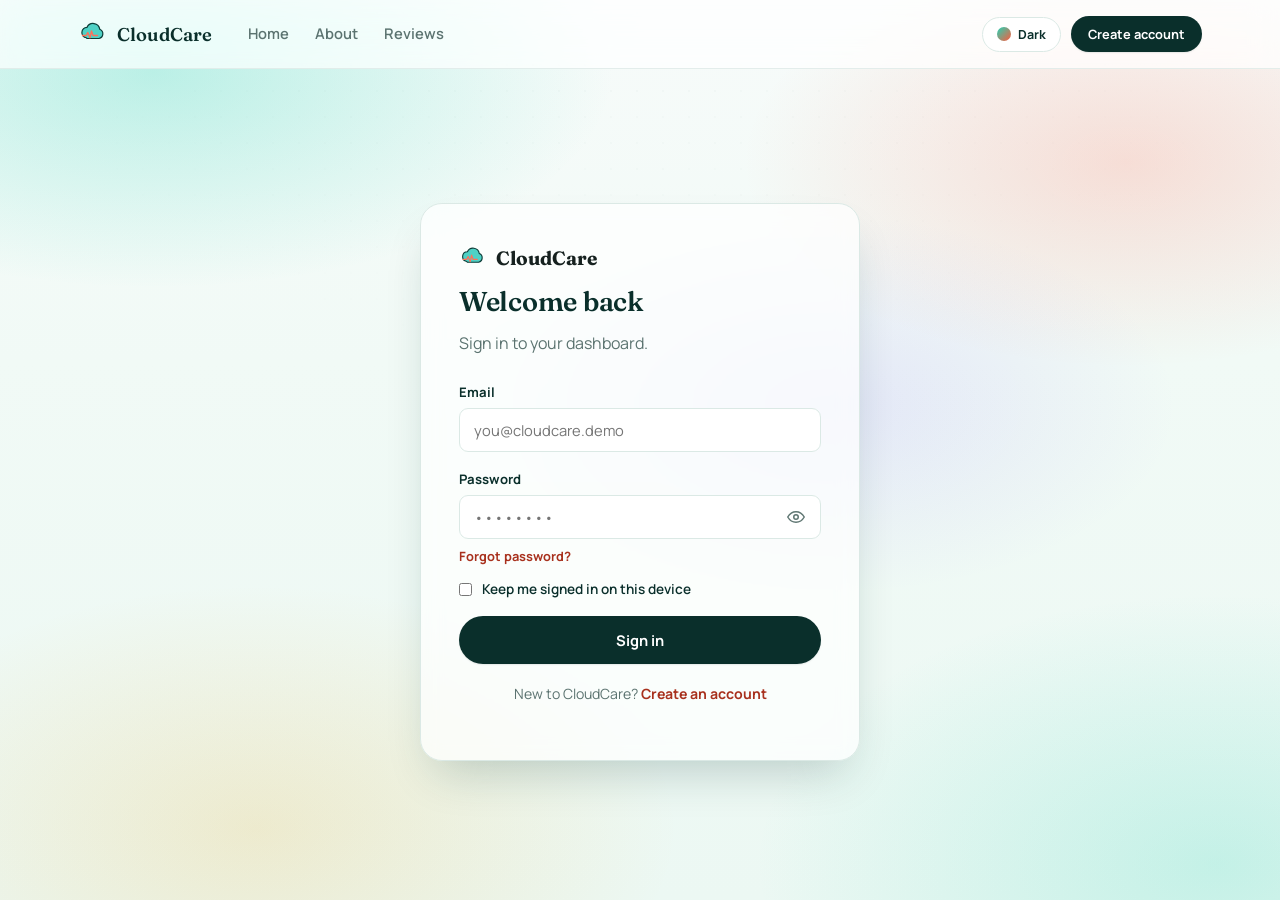
<file: cloudcare/dashboard-doctor.html>
<!DOCTYPE html>
<html lang="en">
<head>
<script>(function(){try{var t=localStorage.getItem("cloudcare_theme");if(t==="dark")document.documentElement.setAttribute("data-theme","dark");}catch(e){}})();</script>
<meta charset="UTF-8">
<meta name="viewport" content="width=device-width, initial-scale=1.0">
<title>Doctor Dashboard — CloudCare</title>
<link href="https://fonts.googleapis.com/css2?family=Fraunces:opsz,wght@9..144,500;9..144,600;9..144,700&family=Manrope:wght@400;500;600;700;800&family=IBM+Plex+Mono:wght@400;500;600&display=swap" rel="stylesheet">
<link rel="stylesheet" href="assets/css/style.css">
<link rel="icon" href="data:image/svg+xml,%3Csvg xmlns='http://www.w3.org/2000/svg' viewBox='0 0 100 100'%3E%3Ctext y='.9em' font-size='90'%3E%F0%9F%A7%B5%3C/text%3E%3C/svg%3E">
<style>.panel-view{display:none;} .panel-view.active{display:block;}
.cc-notify{position:relative;}
.cc-notify-trigger{position:relative;font-size:1.05rem;line-height:1;}
.cc-notify-count{position:absolute;top:-5px;right:-8px;background:#c9432c;color:#fff;border-radius:999px;font-size:.62rem;font-weight:800;padding:1px 5px;min-width:16px;text-align:center;}
.cc-notify-dropdown{width:330px;max-height:420px;overflow:auto;}
.cc-notify-item{padding:10px 12px;border-radius:10px;font-size:.82rem;color:var(--slate-600,#475b58);}
.cc-notify-item.unread{background:var(--cloud-100);font-weight:600;}
.cc-notify-item span{display:block;font-size:.72rem;color:var(--slate-400);font-weight:500;margin-top:4px;}
.cc-notify-head{display:flex;align-items:center;justify-content:space-between;gap:8px;padding:8px 10px 10px;border-bottom:1px solid var(--cloud-100);margin-bottom:8px;}</style>
</head>
<body>

<div class="dash-shell">
  <aside class="dash-sidebar">
    <a href="index.html" class="brand">
      <svg class="brand-mark" viewBox="0 0 40 40" fill="none"><path d="M11 25a7 7 0 0 1 1-13.9A9 9 0 0 1 29 13.6 6.5 6.5 0 0 1 28 26H12a5 5 0 0 1-1-1Z" fill="#4fd1c5" stroke="#0b3b36" stroke-width="1.4"/><path d="M6 22h5l2-4 3 7 2-9 2 6h6" stroke="#ff8b76" stroke-width="1.6" fill="none" stroke-linecap="round" stroke-linejoin="round"/></svg>
      CloudCare
    </a>
    <div class="side-role">
      <div class="avatar" data-user-avatar>DR</div>
      <div><strong data-user-name></strong><span data-user-role>Doctor</span></div>
    </div>
    <nav class="side-nav">
      <a data-panel="overview" class="active" href="#panel-overview"><span class="ic">🏠</span><span class="lbl">Overview</span></a>
      <a data-panel="patients" href="#panel-patients"><span class="ic">🧑‍⚕️</span><span class="lbl">My Patients</span></a>
      <a data-panel="appointments" href="#panel-appointments"><span class="ic">📅</span><span class="lbl">Appointments</span></a>
      <a data-panel="emr" href="#panel-emr"><span class="ic">📋</span><span class="lbl">Electronic Records</span></a>
      <a data-panel="prescriptions" href="#panel-prescriptions"><span class="ic">💊</span><span class="lbl">Prescriptions</span></a>
      <a data-panel="telemedicine" href="#panel-telemedicine"><span class="ic">🎥</span><span class="lbl">Telemedicine</span></a>
      <a data-panel="profile" href="#panel-profile"><span class="ic">👤</span><span class="lbl">Profile</span></a>
    </nav>
    <div class="side-foot"><a data-logout href="#"><span class="ic">↩</span>Sign out</a></div>
  </aside>

  <main class="dash-main">
    <div class="dash-topbar">
      <div><h1 id="topbarTitle">Overview</h1><p class="sub" id="docSubtitle">Welcome back — here's your clinic at a glance</p></div>
      <div class="flex items-center gap-12">
        <span class="badge badge-mint" id="docTodayBadge" hidden></span>
        <div class="cc-account-menu cc-notify" id="ccNotify">
          <button class="btn btn-ghost btn-sm cc-notify-trigger" type="button" aria-haspopup="true" aria-expanded="false" aria-label="Notifications">🔔<span class="cc-notify-count" id="ccNotifyCount" hidden>0</span></button>
          <div class="cc-account-dropdown cc-notify-dropdown">
            <div class="cc-notify-head"><strong style="font-size:.9rem;">Notifications</strong><button type="button" class="btn btn-ghost btn-sm" id="ccNotifyReadAll">Mark all read</button></div>
            <div id="ccNotifyList"><div class="cc-notify-item">Loading…</div></div>
          </div>
        </div>
        <div class="avatar-sm" data-user-avatar>DR</div>
      </div>
    </div>

    <div class="dash-body">

      <section class="panel-view active" id="panel-overview">
        <div class="grid grid-4 mb-0">
          <!-- gate C5: stats below are filled from the API or show "—". -->
          <div class="stat-card"><h3 id="statToday">—</h3><span class="stat-label">Patients today</span></div>
          <div class="stat-card"><h3 id="statUnderCare">—</h3><span class="stat-label">Total under care</span></div>
          <div class="stat-card"><h3>—</h3><span class="stat-label">Pending prescriptions</span><div><span class="badge badge-slate">Coming soon</span></div></div>
          <div class="stat-card"><h3 id="statRating">—</h3><span class="stat-label">Patient rating</span></div>
        </div>
        <div class="grid grid-2 mt-24">
          <div class="panel">
            <div class="panel-head"><h3>Next up</h3></div>
            <div class="panel-body" id="nextUpList"></div>
          </div>
        </div>
      </section>

      <section class="panel-view" id="panel-patients">
        <div class="panel">
          <div class="panel-head"><h3>My patients</h3><input type="search" placeholder="Search patients…" aria-label="Filter patients by name or condition" data-filter-target="#myPatientTable" style="padding:9px 14px;border-radius:10px;border:1.5px solid var(--line);font-size:.85rem;"></div>
          <div class="panel-body" style="padding-top:0;">
            <div class="table-scroll">
            <table><thead><tr><th>Patient</th><th>Condition</th><th>Last visit</th><th>Risk score</th><th scope="col"><span class="sr-only">Actions</span></th></tr></thead>
            <tbody id="myPatientTable"></tbody></table>
            </div>
          </div>
        </div>
      </section>      <section class="panel-view" id="panel-appointments">
        <div class="panel">
          <div class="panel-head"><h3>Appointments</h3>
            <span class="badge badge-slate">Confirm or Decline requested visits</span>
            <button class="btn btn-ghost btn-sm" id="docApptRefresh">↻ Refresh</button>
          </div>
          <div class="panel-body" style="padding-top:0;">
            <div class="table-scroll">
            <table><thead><tr><th>When</th><th>Patient</th><th>Reason</th><th>Mode</th><th>Status</th><th scope="col"><span class="sr-only">Actions</span></th></tr></thead>
              <tbody id="doctorApptTable"></tbody></table>
            </div>
          </div>
        </div>
      </section>

      <section class="panel-view" id="panel-emr">
        <div class="panel">
          <div class="panel-head"><h3>Electronic Medical Record</h3><span class="badge badge-slate">Coming soon</span></div>
          <div class="panel-body">
            <!-- gate C5: the hard-coded fake EMR block (diagnosis, allergies,
                 vitals attributed to a made-up patient) is gone. -->
            <div class="risk-row" style="padding:14px 0;">
              <div>
                <strong style="font-size:.9rem;">Select a patient to open their record</strong>
                <span style="display:block;font-size:.78rem;color:var(--slate-400);">The EMR viewer connects to the records module — patient records will appear here once it is live.</span>
              </div>
            </div>
          </div>
        </div>
      </section>

      <section class="panel-view" id="panel-prescriptions">
        <div class="panel">
          <div class="panel-head"><h3>Write a prescription</h3></div>
          <div class="panel-body">
            <form onsubmit="event.preventDefault(); ccToast('Prescriptions are not connected yet — nothing was sent.');">
              <div class="grid grid-2">
                <div class="field"><label for="rxPatient">Patient</label><select id="rxPatient"><option value="">Loading patients…</option></select></div>
                <div class="field"><label for="rxMedicine">Medicine</label><input id="rxMedicine" type="text" placeholder="e.g. Metformin 500mg" required></div>
                <div class="field"><label for="rxDosage">Dosage</label><input id="rxDosage" type="text" placeholder="e.g. 1 tablet twice daily"></div>
                <div class="field"><label for="rxDuration">Duration</label><input id="rxDuration" type="text" placeholder="e.g. 30 days"></div>
              </div>
              <div class="field"><label for="rxNotes">Notes for pharmacist</label><textarea id="rxNotes" placeholder="Optional instructions…"></textarea></div>
              <button type="submit" class="btn btn-accent">Send to pharmacy</button>
            </form>
          </div>
        </div>
      </section>

      <section class="panel-view" id="panel-telemedicine">
        <div class="panel">
          <div class="panel-head"><h3>Telemedicine queue</h3><span class="badge badge-mint" id="teleBadge">● 0 waiting</span></div>
          <div class="panel-body" id="teleList"><div class="risk-row" style="padding:14px 0;"><div><strong style="font-size:.9rem;">No telemedicine calls waiting</strong><span style="display:block;font-size:.78rem;color:var(--slate-400);">Video consults appear here when a patient requests one — nothing is queued right now.</span></div></div></div>
        </div>
      </section>

      <section class="panel-view" id="panel-profile">
        <div class="panel settings-panel">
          <div class="settings-head">
            <div class="settings-avatar" data-user-avatar>DR</div>
            <h3 data-profile-name></h3>
            <p data-profile-role>Doctor</p>
          </div>
          <div class="panel-body">
            <div class="field"><label for="profName">Display name</label><input id="profName" type="text" data-profile-name-input autocomplete="name"></div>
            <div class="field"><label for="profEmail">Email</label><input id="profEmail" type="email" data-profile-email-input autocomplete="email"></div>
            <div class="field"><label for="profDept">Department</label><input id="profDept" type="text" placeholder="Managed by the clinic admin" disabled><span class="field-hint">Coming soon — departments are managed from the admin console.</span></div>
            <div class="field"><label for="profHours">Consultation hours</label><input id="profHours" type="text" placeholder="Not saved yet" disabled><span class="field-hint">Coming soon — shift hours are set in "Manage shifts &amp; leaves".</span></div>
            <div class="flex gap-12 mt-8">
              <button type="button" class="btn btn-primary" data-profile-save>Save changes</button>
              <button type="button" class="btn btn-ghost" data-profile-cancel>Cancel</button>
            </div>
            <div class="risk-row mt-24" style="border-top:1px solid var(--line);padding-top:18px;">
              <div><strong style="display:block;font-size:.9rem;">Password</strong><span style="font-size:.78rem;color:var(--slate-400);">Keep your account secure with a strong password.</span></div>
              <button class="btn btn-ghost btn-sm" onclick="ccOpenChangePassword()">Change password</button>
            </div>
          </div>
        </div>
      </section>

    </div>
  </main>
</div>

<script src="assets/js/config.js"></script>
<script src="assets/js/api.js"></script>
<script src="assets/js/main.js"></script>
<script src="assets/js/auth.js"></script>
<script src="assets/js/notifications.js"></script>
<script>ccGuardDashboard('doctor').then(user => {
  if(!user) return;
  window.ccLoadDoctorDashboard(user);
  window.ccStartDoctorPolling();
});</script>
<script>
window.ccLoadDoctorDashboard = async function(user){
  const tbodyPatients = document.querySelector('#myPatientTable');
  const tbodyAppts = document.querySelector('#doctorApptTable');
  ccRenderState(tbodyPatients, 'loading', '', 5);
  ccRenderState(tbodyAppts, 'loading', '', 6);

  let patients = [], doctors = [], appts = [], apptsUpcoming = [];
  try {
    /* one parallel batch feeds the stats, both tables and the rx list */
    [patients, doctors, appts, apptsUpcoming] = await Promise.all([
      ccApi('/api/patients?page_size=100'),
      ccApi('/api/doctors'),
      ccApi('/api/appointments?page_size=100'),
      ccApi('/api/appointments?scope=upcoming&page_size=100'),
    ]);
  } catch(err){
    ccRenderState(tbodyPatients, 'error', err.message, 5);
    ccRenderState(tbodyAppts, 'error', err.message, 6);
    return;
  }

  /* ---- gate C5: overview stats / subtitle / badge are API-derived ---- */
  const todays = appts.filter(a =>
    (a.status === 'Requested' || a.status === 'Confirmed') &&
    ccClinicDateKey(a.scheduled_at) === ccClinicDateKey(new Date()));
  const setStat = (id, value) => { const el = document.getElementById(id); if(el) el.textContent = value; };
  setStat('statToday', String(todays.length));
  setStat('statUnderCare', String(patients.length));
  const self = doctors.find(d => user && d.id === user.id);
  setStat('statRating', self && self.average_rating != null ? `${self.average_rating}★` : '—');
  const todayBadge = document.getElementById('docTodayBadge');
  if(todayBadge){
    todayBadge.textContent = `● ${todays.length} visit${todays.length === 1 ? '' : 's'} today`;
    todayBadge.hidden = false;
    todayBadge.style.display = '';
  }
  const subtitle = document.getElementById('docSubtitle');
  if(subtitle){
    subtitle.textContent = `${self ? self.department + ' · ' : ''}Today, ${todays.length} appointment${todays.length === 1 ? '' : 's'} scheduled`;
  }
  /* gate C5: prescription patient list = real assigned patients */
  const rxSel = document.getElementById('rxPatient');
  if(rxSel){
    rxSel.innerHTML = patients.length
      ? ['<option value="">Select a patient…</option>']
          .concat(patients.map(p => `<option value="${ccEscape(p.id)}">${ccEscape(p.name)}</option>`)).join('')
      : '<option value="">No patients assigned yet</option>';
  }

  /* my patients table */
  if(!patients.length){ ccRenderState(tbodyPatients, 'empty', 'No patients assigned yet.', 5); }
  else {
    tbodyPatients.innerHTML = patients.map(p => {
      const risk = p.risk_score === null || p.risk_score === undefined ? 0 : p.risk_score;
      return `<tr><td><div class="cell-flex"><span class="avatar-sm">${ccEscape(p.name.split(' ').map(w=>w[0]).slice(0,2).join(''))}</span>${ccEscape(p.name)}</div></td>
      <td>${ccEscape(p.condition || '—')}</td><td>—</td>
      <td><div class="flex items-center gap-12" style="width:120px;"><div class="progress-track w-full"><div class="progress-fill" style="width:${risk}%;background:${risk>70?'#ff6f59':risk>40?'#e0a53c':'#2fb8a4'};"></div></div><span class="mono" style="font-size:.75rem;">${risk}%</span></div></td>
      <td><button class="btn btn-sm btn-ghost" disabled>Coming soon</button></td></tr>`;
    }).join('');
  }

  /* appointments (status flowing through Requested -> Confirmed/Declined) */
  try {
    ccRenderDoctorAppointments(appts, apptsUpcoming);
  } catch(err){ ccRenderState(tbodyAppts, 'error', err.message, 6); }
};

/* gate S4: appointments + next-up render, shared by the initial load (which
   shows the Loading… state first) and the 30s poll (which swaps rows in
   place, so the table never blanks after the first successful load). */
function ccRenderDoctorAppointments(appts, apptsUpcoming){
  const tbody = document.querySelector('#doctorApptTable');
  if(!tbody) return;
  const teleBadge = document.getElementById('teleBadge');
  if(teleBadge) teleBadge.textContent = `● ${appts.filter(a => a.mode === 'Telemedicine' && a.status !== 'Declined' && a.status !== 'Cancelled').length} waiting`;
  if(!appts.length){ ccRenderState(tbody, 'empty', 'No appointments scheduled.', 6); }
  else {
    tbody.innerHTML = appts.map(a => {
      const when = ccClinicDateTime(a.scheduled_at);
      const badge = a.status === 'Confirmed' || a.status === 'Completed' ? 'badge-mint' : a.status === 'Requested' ? 'badge-gold' : a.status === 'Cancelled' || a.status === 'Expired' ? 'badge-slate' : 'badge-coral';
      let actions = '';
      const started = new Date(a.scheduled_at).getTime() < Date.now();
      if(a.status === 'Requested'){
        actions = `<button class="btn btn-sm btn-primary" data-confirm="${a.id}" data-mode="${ccEscape(a.mode)}" data-patient="${ccEscape(a.patient_name)}">Confirm</button>
                   <button class="btn btn-sm btn-ghost" data-decline="${a.id}">Decline</button>`;
      } else if(a.status === 'Confirmed' && started){
        actions = `<button class="btn btn-sm btn-primary" data-complete="${a.id}">Mark completed</button>`;
      }
      return `<tr><td>${ccEscape(when)}</td><td>${ccEscape(a.patient_name)}</td><td>${ccEscape(a.reason || '—')}</td><td><span class="badge badge-slate">${ccEscape(a.mode)}</span></td><td><span class="badge ${badge}">${ccEscape(a.status)}</span></td><td class="doc-appt-actions">${actions}</td></tr>`;
    }).join('');
    tbody.querySelectorAll('button[data-confirm]').forEach(btn => btn.addEventListener('click', () => {
      /* Telemedicine needs a real meeting link before it can be confirmed. */
      if(btn.dataset.mode === 'Telemedicine') confirmTelemedicine(btn);
      else settle(btn, 'Confirmed');
    }));
    tbody.querySelectorAll('button[data-decline]').forEach(btn => btn.addEventListener('click', () => confirmDecline(btn)));
    tbody.querySelectorAll('button[data-complete]').forEach(btn => btn.addEventListener('click', () => settle(btn, 'Completed')));
  }
function ccNextUpLabel(iso){
  const d = new Date(iso);
  const isToday = ccClinicDateKey(d) === ccClinicDateKey(new Date());
  const time = ccClinicFormat(d, { hour:'2-digit', minute:'2-digit', hour12:false }) + ' IST';
  if(isToday) return time;
  return ccClinicFormat(d, { weekday:'short', day:'numeric', month:'short' }) + ' · ' + time;
}

  /* next-up list: gate C4 — FUTURE Requested/Confirmed only, soonest first */
  const nextUp = document.getElementById('nextUpList');
  if(nextUp){
    const nowMs = Date.now();
    const upcoming = (apptsUpcoming || appts)
      .filter(a => a.status === 'Confirmed' || a.status === 'Requested')
      .filter(a => new Date(a.scheduled_at).getTime() >= nowMs)
      .sort((x, y) => new Date(x.scheduled_at) - new Date(y.scheduled_at));
    if(!upcoming.length){
      nextUp.innerHTML = '<div class="risk-row" style="padding:12px 0;"><span style="color:var(--slate-400);font-size:.85rem;">Nothing upcoming — no past or cancelled visit will be listed here.</span></div>';    } else {
      nextUp.innerHTML = upcoming.slice(0, 3).map(a => {
        const label = ccNextUpLabel(a.scheduled_at);
        return `<div class="risk-row" style="padding:12px 0;border-bottom:1px solid var(--cloud-100);">
        <div><strong style="display:block;font-size:.9rem;">${ccEscape(a.patient_name)}</strong><span style="font-size:.78rem;color:var(--slate-400);">${ccEscape(a.reason || 'Consultation')}</span></div>
        <span class="badge badge-slate mono">${ccEscape(ccNextUpLabel(a.scheduled_at))}</span></div>`;
      }).join('');
    }
  }
}

/* Confirm / Decline / Complete (gates 8b/9): buttons live inside table
   cells; PATCH, then refresh the feed. Declining frees the slot immediately
   and completing creates the patient's invoice on the server. */
async function settle(btn, status){
  const id = btn.dataset.confirm || btn.dataset.decline || btn.dataset.complete;
  const row = btn.closest('tr');
  btn.disabled = true;
  try {
    await ccApi(`/api/appointments/${id}`, { method:'PATCH', body: JSON.stringify({ status }) });
    ccToast(status === 'Confirmed' ? 'Appointment confirmed'
      : status === 'Completed' ? 'Appointment completed — invoice created'
      : 'Appointment declined — slot freed');
    if(row) row.remove();
    /* light refresh: appointments feed only, no Loading… flash (gate S4) */
    refreshDoctorAppointments().catch(() => {});
  } catch(err){
    btn.disabled = false;
    ccToast(err.message || 'Could not update the appointment.');
  }
}

/* One shared refresh: the table shows history, next-up only upcoming. */
async function refreshDoctorAppointments(){
  const [all, upcoming] = await Promise.all([
    ccApi('/api/appointments?page_size=100'),
    ccApi('/api/appointments?scope=upcoming&page_size=100'),
  ]);
  ccRenderDoctorAppointments(all, upcoming);
}

/* Telemedicine: ask for the real https meeting link, then confirm. */
function confirmTelemedicine(btn){
  const id = btn.dataset.confirm;
  const patient = btn.dataset.patient || 'this patient';
  ccModalOpen(`
    <div class="cc-modal-head">
      <div><h3>Confirm video consult</h3><p>${ccEscape(patient)} joins through this link.</p></div>
      <button class="cc-modal-close" data-modal-close aria-label="Close">✕</button>
    </div>
    <form id="teleLinkForm">
      <div class="cc-modal-body">
        <div class="field"><label for="teleLink">Meeting link (https only)</label>
          <input id="teleLink" type="url" placeholder="https://meet.example.com/your-room" required></div>
        <div class="cc-modal-note">Use a real https meeting room. The patient can join from 10 minutes before the start.</div>
      </div>
      <div class="cc-modal-foot">
        <button type="button" class="btn btn-ghost" data-modal-close>Cancel</button>
        <button type="submit" class="btn btn-primary" id="teleLinkConfirm">Confirm appointment</button>
      </div>
    </form>
  `);
  document.getElementById('teleLinkForm').addEventListener('submit', async (ev) => {
    ev.preventDefault();
    const input = document.getElementById('teleLink');
    const link = input.value.trim();
    if(!/^https:\/\//i.test(link)){
      ccToast('Meeting links must start with https://');
      input.focus();
      return;
    }
    const submit = document.getElementById('teleLinkConfirm');
    submit.disabled = true;
    try {
      await ccApi(`/api/appointments/${id}`, {
        method:'PATCH',
        body: JSON.stringify({ status:'Confirmed', meeting_url: link }),
      });
      ccModalClose();
      ccToast('Appointment confirmed');
      await refreshDoctorAppointments();
    } catch(err){
      submit.disabled = false;
      ccToast(err.message || 'Could not confirm the appointment.');
    }
  });
}

/* gate S3: declining cancels a patient's request — ask first. */
function confirmDecline(btn){
  const row = btn.closest('tr');
  const patient = row ? row.children[1].textContent : 'this patient';
  const when = row ? row.children[0].textContent : '';
  ccModalOpen(`
    <div class="cc-modal-head">
      <div><h3>Decline this appointment?</h3><p>${ccEscape(patient)} is notified and the slot is freed immediately.</p></div>
      <button class="cc-modal-close" data-modal-close aria-label="Close">✕</button>
    </div>
    <div class="cc-modal-body">
      <div class="cc-modal-summary">${ccEscape(when)} · ${ccEscape(patient)}</div>
    </div>
    <div class="cc-modal-foot">
      <button class="btn btn-ghost" data-modal-close>Keep appointment</button>
      <button class="btn btn-danger" id="declineYes">Yes, decline</button>
    </div>`);
  document.getElementById('declineYes').addEventListener('click', async function(){
    this.disabled = true;
    await settle(btn, 'Declined');
    ccModalClose();
  });
}

window.ccDoctorAppointmentsLoad = async function(){
  const user = JSON.parse(localStorage.getItem('cloudcare_session') || 'null');
  if(user) await window.ccLoadDoctorDashboard(user);
};

/* gate S4: the poll touches ONLY the appointments feed — no Loading… state,
   no patients/stats/profile churn. It skips while a modal is open or within
   the short "button was just clicked" window (a confirm/decline/save in
   flight), and a failed poll keeps the last good rows on screen. */
async function ccDoctorAppointmentsPoll(){
  if(document.hidden) return;
  if(document.querySelector('.cc-modal-overlay.show')) return;      // modal open
  if(window.__ccBtnBusyUntil && Date.now() < window.__ccBtnBusyUntil) return; // mid-click
  try {
    const [all, upcoming] = await Promise.all([
      ccApi('/api/appointments?page_size=100'),
      ccApi('/api/appointments?scope=upcoming&page_size=100'),
    ]);
    ccRenderDoctorAppointments(all, upcoming); // swap in place — never blank
  } catch(err){ /* silent: keep the last good rows */ }
}

/* 30-second polling so a fresh Requested appears without manual refresh. */
(function docApptPolling(){
  document.getElementById('docApptRefresh')?.addEventListener('click', () => window.ccDoctorAppointmentsLoad());
  let timer = null;
  window.ccStartDoctorPolling = function(){
    if(timer) clearInterval(timer);
    timer = setInterval(ccDoctorAppointmentsPoll, 30000);
  };
})();
</script>
</body>
</html>
</file>
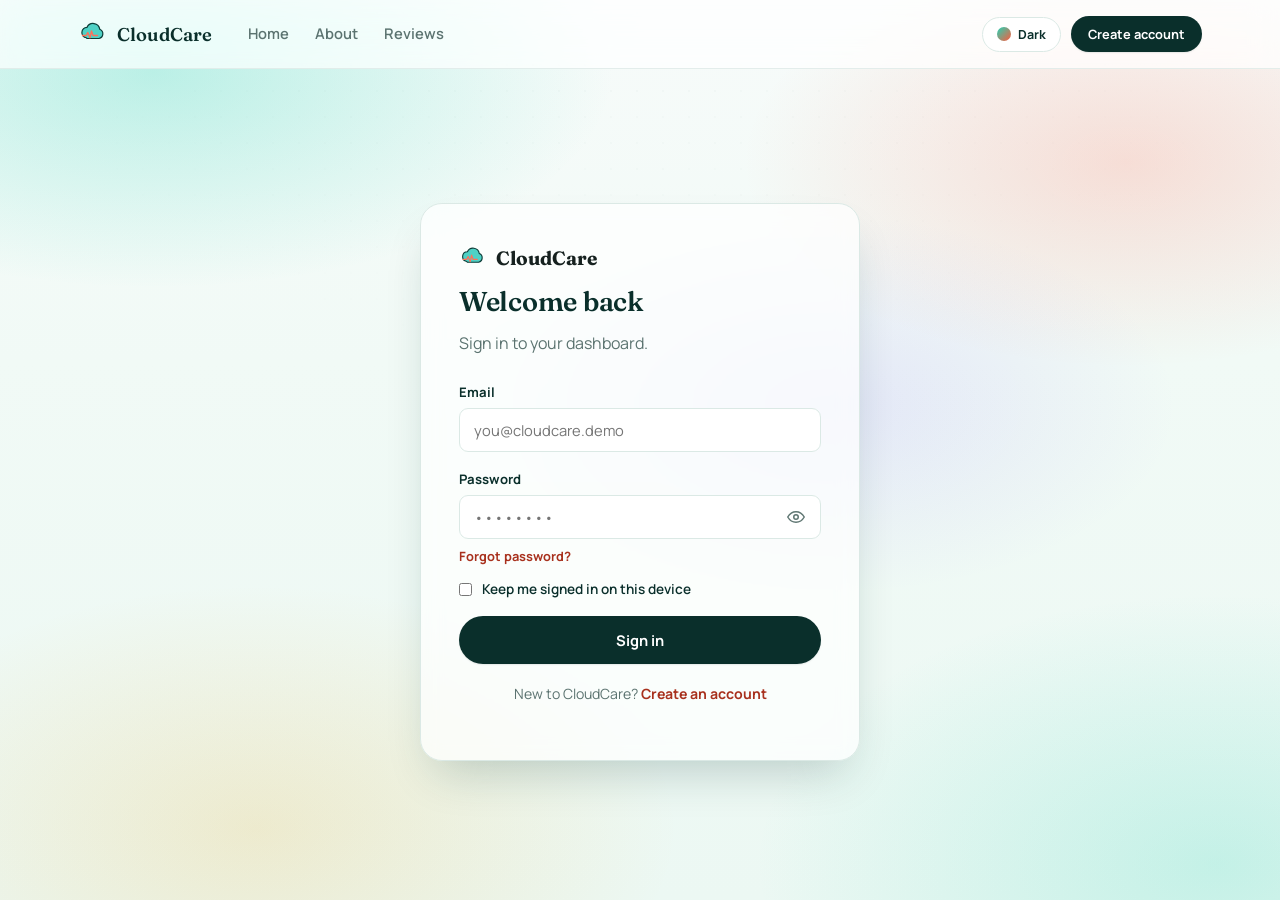
<file: cloudcare/dashboard-lab.html>
<!DOCTYPE html>
<html lang="en">
<head>
<script>(function(){try{var t=localStorage.getItem("cloudcare_theme");if(t==="dark")document.documentElement.setAttribute("data-theme","dark");}catch(e){}})();</script>
<meta charset="UTF-8">
<meta name="viewport" content="width=device-width, initial-scale=1.0">
<title>Lab Dashboard — CloudCare</title>
<link href="https://fonts.googleapis.com/css2?family=Fraunces:opsz,wght@9..144,500;9..144,600;9..144,700&family=Manrope:wght@400;500;600;700;800&family=IBM+Plex+Mono:wght@400;500;600&display=swap" rel="stylesheet">
<link rel="stylesheet" href="assets/css/style.css">
<link rel="icon" href="data:image/svg+xml,%3Csvg xmlns='http://www.w3.org/2000/svg' viewBox='0 0 100 100'%3E%3Ctext y='.9em' font-size='90'%3E%F0%9F%A7%B5%3C/text%3E%3C/svg%3E">
<style>.panel-view{display:none;} .panel-view.active{display:block;}</style>
</head>
<body>

<div class="dash-shell">
  <aside class="dash-sidebar">
    <a href="index.html" class="brand">
      <svg class="brand-mark" viewBox="0 0 40 40" fill="none"><path d="M11 25a7 7 0 0 1 1-13.9A9 9 0 0 1 29 13.6 6.5 6.5 0 0 1 28 26H12a5 5 0 0 1-1-1Z" fill="#4fd1c5" stroke="#0b3b36" stroke-width="1.4"/><path d="M6 22h5l2-4 3 7 2-9 2 6h6" stroke="#ff8b76" stroke-width="1.6" fill="none" stroke-linecap="round" stroke-linejoin="round"/></svg>
      CloudCare
    </a>
    <div class="side-role">
      <div class="avatar" data-user-avatar>LT</div>
      <div><strong data-user-name></strong><span data-user-role>Lab Technician</span></div>
    </div>
    <nav class="side-nav">
      <a data-panel="overview" class="active" href="#panel-overview"><span class="ic">🏠</span><span class="lbl">Overview</span></a>
      <a data-panel="requests" href="#panel-requests"><span class="ic">🧪</span><span class="lbl">Test Requests</span></a>
      <a data-panel="samples" href="#panel-samples"><span class="ic">🧬</span><span class="lbl">Sample Tracking</span></a>
      <a data-panel="upload" href="#panel-upload"><span class="ic">📤</span><span class="lbl">Upload Results</span></a>
      <a data-panel="profile" href="#panel-profile"><span class="ic">👤</span><span class="lbl">Profile</span></a>
    </nav>
    <div class="side-foot"><a data-logout href="#"><span class="ic">↩</span>Sign out</a></div>
  </aside>

  <main class="dash-main">
    <div class="dash-topbar">
      <div><h1 id="topbarTitle">Overview</h1><p class="sub">Central Laboratory — worklists are managed by the clinic</p></div>
      <div class="flex items-center gap-12">
        <span class="badge badge-mint" id="labBadge" hidden></span>
        <div class="avatar-sm" data-user-avatar>LT</div>
      </div>
    </div>

    <div class="dash-body">

      <section class="panel-view active" id="panel-overview">
        <div class="grid grid-4 mb-0">
          <!-- gate C5: only the open-request count has an endpoint. -->
          <div class="stat-card"><h3 id="labStatRequests">—</h3><span class="stat-label">Open requests</span></div>
          <div class="stat-card"><h3>—</h3><span class="stat-label">Samples in processing</span><div><span class="badge badge-slate">Coming soon</span></div></div>
          <div class="stat-card"><h3>—</h3><span class="stat-label">Results uploaded today</span><div><span class="badge badge-slate">Coming soon</span></div></div>
          <div class="stat-card"><h3>—</h3><span class="stat-label">Priority (STAT) requests</span><div><span class="badge badge-slate">Coming soon</span></div></div>
        </div>
        <div class="panel mt-24">
          <div class="panel-head"><h3>Priority queue</h3></div>
          <div class="panel-body" id="priorityList"></div>
        </div>
      </section>

      <section class="panel-view" id="panel-requests">
        <div class="panel">
          <div class="panel-head"><h3>Incoming test requests</h3><span class="badge badge-slate" id="reqBadge">0 pending</span></div>
          <div class="panel-body" style="padding-top:0;">
            <div class="table-scroll">
            <table><thead><tr><th>Patient</th><th>Test</th><th>Ordered by</th><th>Priority</th><th>Status</th></tr></thead>
            <tbody id="reqTable"></tbody></table>
            </div>
          </div>
        </div>
      </section>

      <section class="panel-view" id="panel-samples">
        <div class="panel">
          <div class="panel-head"><h3>Sample tracking</h3></div>
          <div class="panel-body" style="padding-top:0;">
            <div class="table-scroll">
            <table><thead><tr><th>Sample ID</th><th>Patient</th><th>Type</th><th>Stage</th></tr></thead>
            <tbody id="sampleTable"></tbody></table>
            </div>
          </div>
        </div>
      </section>

      <section class="panel-view" id="panel-upload">
        <div class="panel" style="max-width:640px;">
          <div class="panel-head"><h3>Upload test result</h3></div>
          <div class="panel-body">
            <form onsubmit="event.preventDefault(); ccToast('Lab results module coming soon');">
              <div class="field"><label for="labSample">Sample ID</label>
                <select id="labSample" disabled><option>No samples available — lab results module coming soon</option></select>
              </div>
              <div class="grid grid-2">
                <div class="field"><label for="labValue">Result value</label><input id="labValue" type="text" placeholder="e.g. 7.8%"></div>
                <div class="field"><label for="labRange">Reference range</label><input id="labRange" type="text" placeholder="e.g. 4.0 – 5.6%"></div>
              </div>
              <div class="field"><label for="labNotes">Interpretation notes</label><textarea id="labNotes" placeholder="Any flags for the ordering doctor…"></textarea></div>
              <div class="field"><label for="labFile">Attach report file</label><input id="labFile" type="file"></div>
              <button type="submit" class="btn btn-accent">Upload &amp; notify doctor</button>
            </form>
          </div>
        </div>
      </section>

      <section class="panel-view" id="panel-profile">
        <div class="panel settings-panel">
          <div class="settings-head">
            <div class="settings-avatar" data-user-avatar>LT</div>
            <h3 data-profile-name></h3>
            <p data-profile-role>Lab Tech</p>
          </div>
          <div class="panel-body">
            <div class="field"><label for="profName">Full name</label><input id="profName" type="text" data-profile-name-input autocomplete="name"></div>
            <div class="field"><label for="profEmail">Email</label><input id="profEmail" type="email" data-profile-email-input autocomplete="email"></div>
            <div class="field"><label for="profSection">Lab section</label><input id="profSection" type="text" placeholder="Managed by the admin" disabled><span class="field-hint">Coming soon — section assignment has no endpoint yet.</span></div>
            <div class="flex gap-12 mt-8">
              <button type="button" class="btn btn-primary" data-profile-save>Save changes</button>
              <button type="button" class="btn btn-ghost" data-profile-cancel>Cancel</button>
            </div>
            <div class="risk-row mt-24" style="border-top:1px solid var(--line);padding-top:18px;">
              <div><strong style="display:block;font-size:.9rem;">Password</strong><span style="font-size:.78rem;color:var(--slate-400);">Keep your account secure with a strong password.</span></div>
              <button class="btn btn-ghost btn-sm" onclick="ccOpenChangePassword()">Change password</button>
            </div>
          </div>
        </div>
      </section>

    </div>
  </main>
</div>

<script src="assets/js/config.js"></script>
<script src="assets/js/api.js"></script>
<script src="assets/js/main.js"></script>
<script src="assets/js/auth.js"></script>
<script>ccGuardDashboard('lab').then(user => { if(user) window.ccLoadLabDashboard(user); });</script>
<script>
window.ccLoadLabDashboard = async function(user){
  /* priority queue — gate C5: there is no lab-orders module and no "STAT"
     flag exists in the API, so the queue honestly says so instead of
     inventing STAT requests out of unrelated appointment statuses. */
  try {
    const appts = await ccApi('/api/appointments?page_size=100');
    const priorityList = document.getElementById('priorityList');
    priorityList.innerHTML = '<div class="risk-row" style="padding:14px 0;"><div><strong style="font-size:.9rem;">Lab orders module coming soon</strong><span style="display:block;font-size:.78rem;color:var(--slate-400);">The STAT priority queue appears here once lab orders exist — nothing is guessed from appointment statuses.</span></div></div>';

    const stat = document.getElementById('labStatRequests');
    if(stat) stat.textContent = String(appts.length);
    const labBadge = document.getElementById('labBadge');
    if(labBadge){
      labBadge.textContent = `● ${appts.length} open request${appts.length === 1 ? '' : 's'}`;
      labBadge.hidden = false;
      labBadge.style.display = '';
    }

    /* test requests table — real statuses only. gate C5: the fabricated
       "STAT / Routine" labels are removed (there is no priority field). */
    const tbody = document.getElementById('reqTable');
    const badge = document.getElementById('reqBadge');
    if(badge) badge.textContent = `${appts.length} pending`;
    if(!appts.length){
      ccRenderState(tbody, 'empty', 'No test requests.', 5);
    } else {
      tbody.innerHTML = appts.map(a => {
        const statusClass = a.status === 'Confirmed' ? 'badge-mint' : a.status === 'Requested' ? 'badge-gold' : 'badge-slate';
        return `<tr><td>${ccEscape(a.patient_name)}</td><td>${ccEscape(a.reason || a.department)}</td><td>${ccEscape(a.doctor_name)}</td>
          <td>—</td>
          <td><span class="badge ${statusClass}">${ccEscape(a.status)}</span></td></tr>`;
      }).join('');
    }

    /* sample tracking — no backend module yet, clearly marked */
    ccRenderState(document.getElementById('sampleTable'), 'empty', 'Lab samples module coming soon.', 4);
  } catch(err){
    document.getElementById('priorityList').innerHTML = `<div class="risk-row" style="padding:14px 0;color:#c9432c;font-size:.85rem;">${ccEscape(err.message)}</div>`;
    ccRenderState(document.getElementById('reqTable'), 'error', err.message, 5);
  }
};
</script>
</body>
</html>
</file>
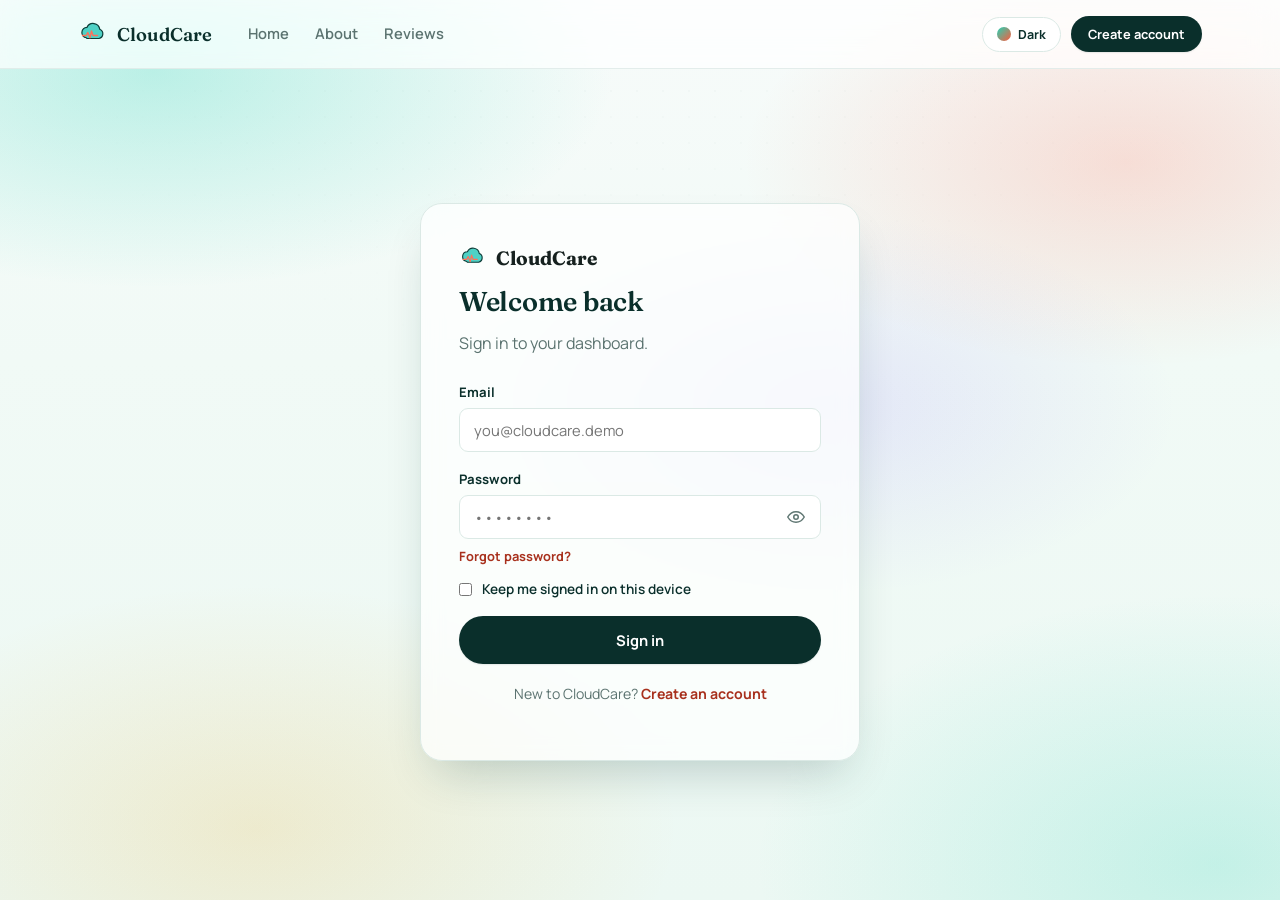
<file: cloudcare/dashboard-nurse.html>
<!DOCTYPE html>
<html lang="en">
<head>
<script>(function(){try{var t=localStorage.getItem("cloudcare_theme");if(t==="dark")document.documentElement.setAttribute("data-theme","dark");}catch(e){}})();</script>
<meta charset="UTF-8">
<meta name="viewport" content="width=device-width, initial-scale=1.0">
<title>Nurse Dashboard — CloudCare</title>
<link href="https://fonts.googleapis.com/css2?family=Fraunces:opsz,wght@9..144,500;9..144,600;9..144,700&family=Manrope:wght@400;500;600;700;800&family=IBM+Plex+Mono:wght@400;500;600&display=swap" rel="stylesheet">
<link rel="stylesheet" href="assets/css/style.css">
<link rel="icon" href="data:image/svg+xml,%3Csvg xmlns='http://www.w3.org/2000/svg' viewBox='0 0 100 100'%3E%3Ctext y='.9em' font-size='90'%3E%F0%9F%A7%B5%3C/text%3E%3C/svg%3E">
<style>.panel-view{display:none;} .panel-view.active{display:block;}</style>
</head>
<body>

<div class="dash-shell">
  <aside class="dash-sidebar">
    <a href="index.html" class="brand">
      <svg class="brand-mark" viewBox="0 0 40 40" fill="none"><path d="M11 25a7 7 0 0 1 1-13.9A9 9 0 0 1 29 13.6 6.5 6.5 0 0 1 28 26H12a5 5 0 0 1-1-1Z" fill="#4fd1c5" stroke="#0b3b36" stroke-width="1.4"/><path d="M6 22h5l2-4 3 7 2-9 2 6h6" stroke="#ff8b76" stroke-width="1.6" fill="none" stroke-linecap="round" stroke-linejoin="round"/></svg>
      CloudCare
    </a>
    <div class="side-role">
      <div class="avatar" data-user-avatar>NR</div>
      <div><strong data-user-name></strong><span data-user-role>Nurse</span></div>
    </div>
    <nav class="side-nav">
      <a data-panel="overview" class="active" href="#panel-overview"><span class="ic">🏠</span><span class="lbl">Overview</span></a>
      <a data-panel="ward" href="#panel-ward"><span class="ic">🛏️</span><span class="lbl">Ward Overview</span></a>
      <a data-panel="vitals" href="#panel-vitals"><span class="ic">💉</span><span class="lbl">Log Vitals</span></a>
      <a data-panel="tasks" href="#panel-tasks"><span class="ic">✅</span><span class="lbl">Shift Tasks</span></a>
      <a data-panel="profile" href="#panel-profile"><span class="ic">👤</span><span class="lbl">Profile</span></a>
    </nav>
    <div class="side-foot"><a data-logout href="#"><span class="ic">↩</span>Sign out</a></div>
  </aside>

  <main class="dash-main">
    <div class="dash-topbar">
      <div><h1 id="topbarTitle">Overview</h1><p class="sub">Ward coverage — shifts are managed by the clinic admin</p></div>
      <div class="flex items-center gap-12">
        <span class="badge badge-mint" id="nurseTodayBadge" hidden></span>
        <div class="avatar-sm" data-user-avatar>NR</div>
      </div>
    </div>

    <div class="dash-body">

      <section class="panel-view active" id="panel-overview">
        <div class="grid grid-4 mb-0">
          <!-- gate C5: only the first number has an endpoint; the rest are honest "—". -->
          <div class="stat-card"><h3 id="nurseStatToday">—</h3><span class="stat-label">Patients expected today</span></div>
          <div class="stat-card"><h3>—</h3><span class="stat-label">Vitals due this hour</span><div><span class="badge badge-slate">Coming soon</span></div></div>
          <div class="stat-card"><h3>—</h3><span class="stat-label">Tasks completed today</span><div><span class="badge badge-slate">Coming soon</span></div></div>
          <div class="stat-card"><h3>—</h3><span class="stat-label">Critical alerts</span><div><span class="badge badge-slate">Coming soon</span></div></div>
        </div>
        <div class="panel mt-24">
          <div class="panel-head"><h3>Priority alerts</h3></div>
          <div class="panel-body" id="alertList"></div>
        </div>
      </section>

      <section class="panel-view" id="panel-ward">
        <div class="panel">
          <div class="panel-head"><h3>Ward B — bed status</h3><span class="badge badge-slate">Occupancy: — · Coming soon</span></div>
          <div class="panel-body" style="padding-top:0;">
            <div class="table-scroll">
            <table><thead><tr><th>Bed</th><th>Patient</th><th>Condition</th><th>Last vitals</th><th>Status</th></tr></thead>
            <tbody id="wardTable"></tbody></table>
            </div>
          </div>
        </div>
      </section>

      <section class="panel-view" id="panel-vitals">
        <div class="panel" style="max-width:640px;">
          <div class="panel-head"><h3>Log patient vitals</h3></div>
          <div class="panel-body">
            <form onsubmit="event.preventDefault(); ccToast('Vitals logged to record (demo)'); this.reset();">
              <div class="field"><label for="vitalPatient">Patient / Bed</label>
                <select id="vitalPatient" disabled><option value="">Bed roster coming soon — no patient-list endpoint for nurses yet</option></select>
              </div>
              <div class="grid grid-2">
                <div class="field"><label for="vitalBp">Blood pressure</label><input id="vitalBp" type="text" placeholder="e.g. 128/82"></div>
                <div class="field"><label for="vitalHr">Heart rate (bpm)</label><input id="vitalHr" type="number" placeholder="e.g. 78"></div>
                <div class="field"><label for="vitalTemp">Temperature (°C)</label><input id="vitalTemp" type="number" step="0.1" placeholder="e.g. 37.0"></div>
                <div class="field"><label for="vitalSpo2">SpO₂ (%)</label><input id="vitalSpo2" type="number" placeholder="e.g. 97"></div>
              </div>
              <div class="field"><label for="vitalNotes">Notes</label><textarea id="vitalNotes" placeholder="Any observations…"></textarea></div>
              <button type="submit" class="btn btn-accent">Save vitals</button>
            </form>
          </div>
        </div>
      </section>

      <section class="panel-view" id="panel-tasks">
        <div class="panel">
          <div class="panel-head"><h3>Shift task list</h3></div>
          <div class="panel-body" id="taskList"></div>
        </div>
      </section>

      <section class="panel-view" id="panel-profile">
        <div class="panel settings-panel">
          <div class="settings-head">
            <div class="settings-avatar" data-user-avatar>NR</div>
            <h3 data-profile-name></h3>
            <p data-profile-role>Nurse</p>
          </div>
          <div class="panel-body">
            <div class="field"><label for="profName">Full name</label><input id="profName" type="text" data-profile-name-input autocomplete="name"></div>
            <div class="field"><label for="profEmail">Email</label><input id="profEmail" type="email" data-profile-email-input autocomplete="email"></div>
            <div class="field"><label for="profWard">Ward</label><input id="profWard" type="text" placeholder="Managed by the admin" disabled><span class="field-hint">Coming soon — ward assignment has no endpoint yet.</span></div>
            <div class="flex gap-12 mt-8">
              <button type="button" class="btn btn-primary" data-profile-save>Save changes</button>
              <button type="button" class="btn btn-ghost" data-profile-cancel>Cancel</button>
            </div>
            <div class="risk-row mt-24" style="border-top:1px solid var(--line);padding-top:18px;">
              <div><strong style="display:block;font-size:.9rem;">Password</strong><span style="font-size:.78rem;color:var(--slate-400);">Keep your account secure with a strong password.</span></div>
              <button class="btn btn-ghost btn-sm" onclick="ccOpenChangePassword()">Change password</button>
            </div>
          </div>
        </div>
      </section>

    </div>
  </main>
</div>

<script src="assets/js/config.js"></script>
<script src="assets/js/api.js"></script>
<script src="assets/js/main.js"></script>
<script src="assets/js/auth.js"></script>
<script>ccGuardDashboard('nurse').then(user => { if(user) window.ccLoadNurseDashboard(user); });</script>
<script>
window.ccLoadNurseDashboard = async function(user){
  /* today's real visits — one fetch feeds the stat, badge and both panels */
  let appts = [];
  try {
    appts = await ccApi('/api/appointments?page_size=100');
  } catch(err){ appts = null; }

  if(appts){
    const todays = appts.filter(a =>
      (a.status === 'Requested' || a.status === 'Confirmed') &&
      ccClinicDateKey(a.scheduled_at) === ccClinicDateKey(new Date()));
    const stat = document.getElementById('nurseStatToday');
    if(stat) stat.textContent = String(todays.length);
    const badge = document.getElementById('nurseTodayBadge');
    if(badge){
      badge.textContent = `● ${todays.length} visit${todays.length === 1 ? '' : 's'} today`;
      badge.hidden = false;
      badge.style.display = '';
    }
  }

  /* priority alerts — today's appointments with their REAL statuses */
  try {
    const alertList = document.getElementById('alertList');
    if(!appts){ throw new Error('Could not load today\'s visits.'); }
    const todays = appts.filter(a =>
      ccClinicDateKey(a.scheduled_at) === ccClinicDateKey(new Date()));
    if(!todays.length){
      alertList.innerHTML = '<div class="risk-row" style="padding:14px 0;"><span style="color:var(--slate-400);font-size:.85rem;">No priority alerts today.</span></div>';
    } else {
      alertList.innerHTML = todays.slice(0, 4).map(a => {
        const badgeClass = a.status === 'Confirmed' ? 'badge-mint' : a.status === 'Requested' ? 'badge-gold' : 'badge-slate';
        return `
        <div class="risk-row" style="padding:14px 0;border-bottom:1px solid var(--cloud-100);">
          <div><strong style="display:block;font-size:.9rem;">${ccEscape(a.patient_name)} · ${ccEscape(a.department)}</strong><span style="font-size:.78rem;color:var(--slate-400);">${ccEscape(a.reason || 'Scheduled visit')} · ${ccEscape(ccClinicTime(a.scheduled_at))} · ${ccEscape(a.status)}</span></div>
          <span class="badge ${badgeClass}">${ccEscape(a.status)}</span></div>`;
      }).join('');
    }
  } catch(err){
    document.getElementById('alertList').innerHTML = `<div class="risk-row" style="padding:14px 0;color:#c9432c;font-size:.85rem;">${ccEscape(err.message)}</div>`;
  }

  /* ward table — real appointment feed. gate C5: the fabricated
     "Stable / Watch" labels (derived from statuses that don't exist)
     are replaced by the appointment's actual status. */
  try {
    const tbody = document.getElementById('wardTable');
    ccRenderState(tbody, 'loading', '', 5);
    if(!appts) throw new Error('Could not load the ward list.');
    if(!appts.length){ ccRenderState(tbody, 'empty', 'No patients on the ward list.', 5); return; }
    tbody.innerHTML = appts.slice(0, 8).map((a, i) => {
      const last = ccClinicTime(a.scheduled_at);
      const badgeClass = a.status === 'Confirmed' ? 'badge-mint' : a.status === 'Requested' ? 'badge-gold' : 'badge-slate';
      return `<tr><td class="mono" title="No bed assignment is stored yet">—</td><td>${ccEscape(a.patient_name)}</td><td>${ccEscape(a.reason || a.department)}</td><td class="mono">${last}</td>
        <td><span class="badge ${badgeClass}">${ccEscape(a.status)}</span></td></tr>`;
    }).join('');
  } catch(err){ ccRenderState(document.getElementById('wardTable'), 'error', err.message, 5); }

  /* shift task list — no backend module yet, clearly marked */
  document.getElementById('taskList').innerHTML = '<div class="risk-row" style="padding:14px 0;"><div><strong style="font-size:.9rem;">Shift tasks module coming soon</strong><span style="display:block;font-size:.78rem;color:var(--slate-400);">Per-shift task checklists will appear here once the tasks module is connected.</span></div></div>';
};
</script>
</body>
</html>
</file>
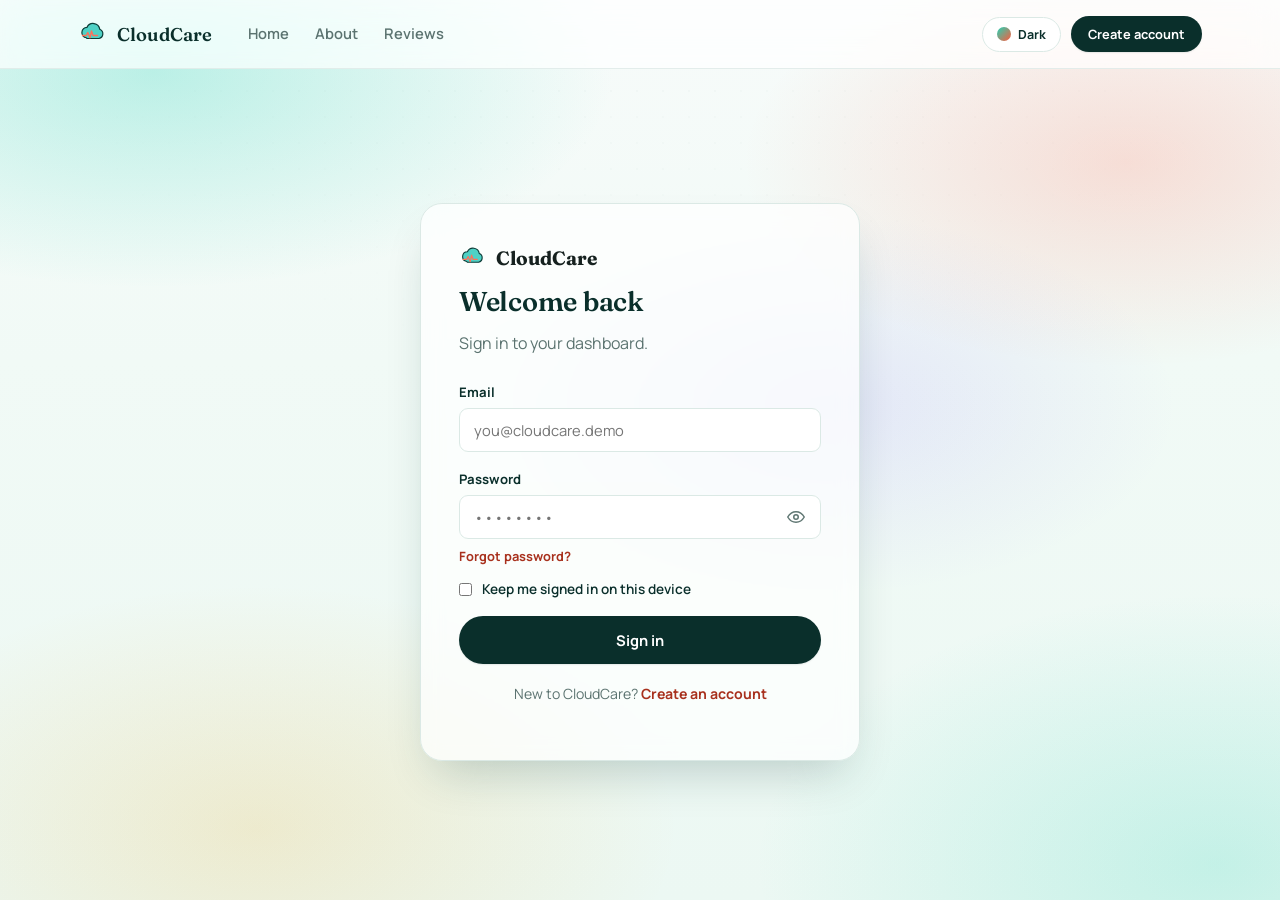
<file: cloudcare/dashboard-patient.html>
<!DOCTYPE html>
<html lang="en">
<head>
<script>(function(){try{var t=localStorage.getItem("cloudcare_theme");if(t==="dark")document.documentElement.setAttribute("data-theme","dark");}catch(e){}})();</script>
<meta charset="UTF-8">
<meta name="viewport" content="width=device-width, initial-scale=1.0">
<title>Patient Dashboard — CloudCare</title>
<link href="https://fonts.googleapis.com/css2?family=Fraunces:opsz,wght@9..144,500;9..144,600;9..144,700&family=Manrope:wght@400;500;600;700;800&family=IBM+Plex+Mono:wght@400;500;600&display=swap" rel="stylesheet">
<link rel="stylesheet" href="assets/css/style.css">
<link rel="icon" href="data:image/svg+xml,%3Csvg xmlns='http://www.w3.org/2000/svg' viewBox='0 0 100 100'%3E%3Ctext y='.9em' font-size='90'%3E%F0%9F%A7%B5%3C/text%3E%3C/svg%3E">
<style>[hidden]{display:none !important;} .panel-view{display:none;} .panel-view.active{display:block;}
.cc-notify{position:relative;}
.cc-notify-trigger{position:relative;font-size:1.05rem;line-height:1;}
.cc-notify-count{position:absolute;top:-5px;right:-8px;background:#c9432c;color:#fff;border-radius:999px;font-size:.62rem;font-weight:800;padding:1px 5px;min-width:16px;text-align:center;}
.cc-notify-dropdown{width:330px;max-height:420px;overflow:auto;}
.cc-notify-item{padding:10px 12px;border-radius:10px;font-size:.82rem;color:var(--slate-600,#475b58);}
.cc-notify-item.unread{background:var(--cloud-100);font-weight:600;}
.cc-notify-item span{display:block;font-size:.72rem;color:var(--slate-400);font-weight:500;margin-top:4px;}
.cc-notify-head{display:flex;align-items:center;justify-content:space-between;gap:8px;padding:8px 10px 10px;border-bottom:1px solid var(--cloud-100);margin-bottom:8px;}</style>
</head>
<body>

<div class="dash-shell">
  <aside class="dash-sidebar">
    <a href="index.html" class="brand">
      <svg class="brand-mark" viewBox="0 0 40 40" fill="none"><path d="M11 25a7 7 0 0 1 1-13.9A9 9 0 0 1 29 13.6 6.5 6.5 0 0 1 28 26H12a5 5 0 0 1-1-1Z" fill="#4fd1c5" stroke="#0b3b36" stroke-width="1.4"/><path d="M6 22h5l2-4 3 7 2-9 2 6h6" stroke="#ff8b76" stroke-width="1.6" fill="none" stroke-linecap="round" stroke-linejoin="round"/></svg>
      CloudCare
    </a>
    <div class="side-role">
      <div class="avatar" data-user-avatar>PT</div>
      <div><strong data-user-name></strong><span data-user-role>Patient</span></div>
    </div>
    <nav class="side-nav">
      <a data-panel="overview" class="active" href="#panel-overview"><span class="ic">🏠</span><span class="lbl">Overview</span></a>
      <a data-panel="book" href="#panel-book"><span class="ic">📅</span><span class="lbl">Book Appointment</span></a>
      <a data-panel="appointments" href="#panel-appointments"><span class="ic">🗓️</span><span class="lbl">My Appointments</span></a>
      <a data-panel="records" href="#panel-records"><span class="ic">📋</span><span class="lbl">Health Records</span></a>
      <a data-panel="prescriptions" href="#panel-prescriptions"><span class="ic">💊</span><span class="lbl">Prescriptions</span></a>
      <a data-panel="telemedicine" href="#panel-telemedicine"><span class="ic">🎥</span><span class="lbl">Telemedicine</span></a>
      <a data-panel="risk" href="#panel-risk"><span class="ic">❤️</span><span class="lbl">Health risk</span></a>
      <a data-panel="billing" href="#panel-billing"><span class="ic">💳</span><span class="lbl">Billing</span></a>
      <a data-panel="profile" href="#panel-profile"><span class="ic">👤</span><span class="lbl">Profile</span></a>
    </nav>
    <div class="side-foot"><a data-logout href="#"><span class="ic">↩</span>Sign out</a></div>
  </aside>

  <main class="dash-main">
    <div class="dash-topbar">
      <div><h1 id="topbarTitle">Overview</h1><p class="sub">Welcome back — here's your health at a glance</p></div>
      <div class="flex items-center gap-12">
        <span class="badge badge-mint" id="visitBadge" hidden></span>
        <div class="cc-account-menu cc-notify" id="ccNotify">
          <button class="btn btn-ghost btn-sm cc-notify-trigger" type="button" aria-haspopup="true" aria-expanded="false" aria-label="Notifications">🔔<span class="cc-notify-count" id="ccNotifyCount" hidden>0</span></button>
          <div class="cc-account-dropdown cc-notify-dropdown">
            <div class="cc-notify-head"><strong style="font-size:.9rem;">Notifications</strong><button type="button" class="btn btn-ghost btn-sm" id="ccNotifyReadAll">Mark all read</button></div>
            <div id="ccNotifyList"><div class="cc-notify-item">Loading…</div></div>
          </div>
        </div>
        <div class="avatar-sm" data-user-avatar>PT</div>
      </div>
    </div>

    <div class="dash-body">

      <section class="panel-view active" id="panel-overview">
        <div class="grid grid-4 mb-0">
          <!-- gate C5: every number below is either API-derived (filled in by
               ccLoadPatientDashboard) or an honest "—" with a tag. -->
          <div class="stat-card"><h3 id="statUpcoming">—</h3><span class="stat-label">Upcoming appointments</span></div>
          <div class="stat-card"><h3 id="statNextVisit">—</h3><span class="stat-label">Next visit</span></div>
          <div class="stat-card"><h3 id="statPastVisits">—</h3><span class="stat-label">Past visits</span></div>
          <div class="stat-card"><h3 id="statBalance">—</h3><span class="stat-label">Outstanding balance</span></div>
        </div>

        <div class="panel mt-24">
          <div class="panel-head">
            <h3>Next 3 upcoming appointments</h3>
            <a href="#panel-appointments" data-panel-link="appointments" class="btn btn-ghost btn-sm">View all appointments</a>
          </div>
          <div class="panel-body" id="upcomingApptCard" style="color:var(--slate-400);text-align:center;padding:18px 0;font-size:.85rem;">Loading your next appointments…</div>
        </div>
      </section>

      <section class="panel-view" id="panel-book">
        <div class="panel" style="max-width:720px;">
          <div class="panel-head"><h3>Book a new appointment</h3><span class="badge badge-slate">30-minute slots · IST</span></div>
          <div class="panel-body">
            <!-- gate C14: slots, reason and submit now live INSIDE #bookForm
                 so reportValidity() actually enforces the required fields. -->
            <form id="bookForm">
              <div class="grid grid-2">
                <div class="field"><label for="bookSpecialty">Specialty</label>
                  <select id="bookSpecialty"><option value="">Loading specialties…</option></select>
                </div>
                <div class="field"><label for="bookDoctor">Doctor</label>
                  <select id="bookDoctor" required><option value="">Choose a specialty first</option></select>
                </div>
              </div>
              <div id="bookDoctorMeta" class="cc-modal-summary" style="display:none;"></div>
              <div class="grid grid-2" style="margin-top:14px;">
                <div class="field"><label for="bookDate">Preferred date</label><input id="bookDate" type="date" required></div>
                <div class="field"><label for="bookMode">Visit mode</label>
                  <select id="bookMode"><option>In-person</option><option>Telemedicine</option></select>
                </div>
              </div>

              <div class="field" style="margin-top:6px;">
                <p class="field-label">Available times <span style="color:var(--slate-400);font-weight:600;">(Morning 06:00–14:00 · Evening 14:00–22:00 by default)</span></p>
                <p class="field-hint" style="margin-bottom:8px;">Appointments run 6:00 AM to 9:30 PM IST. Each visit lasts 30 minutes.</p>
                <p class="field-hint" id="slotNotice" role="status" style="margin-bottom:8px;"></p>
                <div id="slotGrid" class="slot-grid"><span style="font-size:.85rem;color:var(--slate-400);">Pick a doctor and date to see times.</span></div>
              </div>

              <div class="field"><label for="bookReason">Reason for visit</label>
                <textarea id="bookReason" placeholder="Briefly describe your symptoms…" maxlength="500" required></textarea>
              </div>

              <div class="flex gap-12 mt-8">
                <button type="submit" class="btn btn-accent" id="bookSubmit">Request appointment</button>
                <span id="bookHint" style="align-self:center;font-size:.82rem;color:var(--slate-400);">Slots refresh automatically after each change.</span>
              </div>
            </form>
            <div id="suggestBox" class="cc-suggest-box" style="display:none;"></div>
          </div>
        </div>
      </section>

      <section class="panel-view" id="panel-appointments">
        <div class="panel">
          <div class="panel-head"><h3>My appointments</h3><span class="badge badge-slate">Cancel anytime before the visit</span></div>
          <div class="panel-body" style="padding-top:0;">
            <div class="status-legend" aria-label="What appointment statuses mean">
              <span><span class="badge badge-gold">Requested</span> Waiting for the doctor to confirm</span>
              <span><span class="badge badge-mint">Confirmed</span> The doctor has accepted</span>
              <span><span class="badge badge-coral">Declined</span> The doctor could not take this time. Choose another time.</span>
            </div>
            <div class="flex gap-12 mb-16" id="apptTabs">
              <button type="button" class="btn btn-sm btn-primary" data-appt-scope="upcoming">Upcoming</button>
              <button type="button" class="btn btn-sm btn-ghost" data-appt-scope="past">Past</button>
            </div>
            <div class="table-scroll">
            <table>
              <thead><tr><th>When</th><th>Doctor</th><th>Department</th><th>Mode</th><th>Status</th><th scope="col"><span class="sr-only">Actions</span></th></tr></thead>
              <tbody id="myApptTable"></tbody>
            </table>
            </div>
            <div class="mt-16"><button type="button" class="btn btn-ghost btn-sm" id="apptLoadMore" style="display:none;">Load more</button></div>
          </div>
        </div>
      </section>

      <section class="panel-view" id="panel-records">
        <div class="panel">
          <div class="panel-head"><h3>Health records</h3></div>
          <div class="panel-body" id="patientRecords"></div>
        </div>
      </section>

      <section class="panel-view" id="panel-prescriptions">
        <div class="panel">
          <div class="panel-head"><h3>Active prescriptions</h3></div>
          <div class="panel-body" id="patientRx"></div>
        </div>
      </section>

      <section class="panel-view" id="panel-telemedicine">
        <div id="telePanel" style="display:grid;gap:18px;">
          <div class="panel" style="text-align:center;padding:40px 24px;">
            <div class="card-icon" style="margin:0 auto 14px;">🎥</div>
            <h3>Loading your video consultations…</h3>
          </div>
        </div>
      </section>

      <section class="panel-view" id="panel-risk">
        <div class="ai-card coral cc-assistant-hero">
          <span class="ai-tag">Patient Health Risk</span>
          <h3>Health risk check</h3>
          <p>Enter your latest readings to see an estimate of your risk for type 2 diabetes, heart disease, kidney disease and stroke. The estimate is a screening guide, not a diagnosis.</p>
          <p class="cc-assistant-note">Your result is saved to your health record so your care team can see it. Only you and your care team can see these numbers.</p>
          <p class="cc-assistant-note" id="riskScoreHeading">Last saved score: —</p>
        </div>

        <div class="cc-assistant-layout">
          <div class="panel">
            <div class="panel-head"><h3>Your readings</h3><span class="badge badge-slate">About 2 minutes</span></div>
            <div class="panel-body">
              <form id="healthRiskForm" class="cc-assistant-form" novalidate>
                <p class="form-error" data-form-error role="alert" hidden></p>

                <section>
                  <h4 class="cc-form-section-title">About you</h4>
                  <div class="cc-form-two">
                    <div class="field">
                      <label for="hrAge">Age (years)</label>
                      <input id="hrAge" name="age" type="number" inputmode="numeric" min="1" max="120" step="1" placeholder="e.g. 42" required>
                    </div>
                    <div class="field">
                      <label for="hrSex">Sex at birth</label>
                      <select id="hrSex" name="sex" required>
                        <option value="">Choose one</option>
                        <option value="0">Female</option>
                        <option value="1">Male</option>
                      </select>
                      <p class="field-hint">The risk models were trained with these two categories.</p>
                    </div>
                  </div>
                  <div class="cc-form-two">
                    <div class="field">
                      <label for="hrHeight">Height (cm)</label>
                      <input id="hrHeight" name="height_cm" type="number" inputmode="decimal" min="100" max="250" step="0.1" placeholder="e.g. 170" required>
                    </div>
                    <div class="field">
                      <label for="hrWeight">Weight (kg)</label>
                      <input id="hrWeight" name="weight_kg" type="number" inputmode="decimal" min="20" max="300" step="0.1" placeholder="e.g. 72" required>
                    </div>
                  </div>
                  <p class="cc-form-note" id="hrBmiPreview">Your body mass index (BMI) will appear here as you type.</p>
                </section>

                <section>
                  <h4 class="cc-form-section-title">Blood pressure and waist</h4>
                  <div class="cc-form-two">
                    <div class="field">
                      <label for="hrSystolic">Systolic pressure (mmHg)</label>
                      <input id="hrSystolic" name="systolic_bp" type="number" inputmode="numeric" min="60" max="260" step="1" placeholder="e.g. 120" required>
                      <p class="field-hint">The top number of your blood pressure reading.</p>
                    </div>
                    <div class="field">
                      <label for="hrDiastolic">Diastolic pressure (mmHg)</label>
                      <input id="hrDiastolic" name="diastolic_bp" type="number" inputmode="numeric" min="40" max="160" step="1" placeholder="e.g. 80" required>
                      <p class="field-hint">The bottom number of your blood pressure reading.</p>
                    </div>
                  </div>
                  <div class="field">
                    <label for="hrWaist">Waist (cm)</label>
                    <input id="hrWaist" name="waist_circumference" type="number" inputmode="decimal" min="40" max="200" step="0.1" placeholder="e.g. 84" required>
                    <p class="field-hint">Measure around your waist, just above the hip bone.</p>
                  </div>
                </section>

                <section>
                  <h4 class="cc-form-section-title">Recent blood test</h4>
                  <div class="cc-form-two">
                    <div class="field">
                      <label for="hrTotalChol">Total cholesterol (mg/dL)</label>
                      <input id="hrTotalChol" name="total_cholesterol" type="number" inputmode="numeric" min="80" max="500" step="1" placeholder="e.g. 180" required>
                    </div>
                    <div class="field">
                      <label for="hrHdl">HDL cholesterol (mg/dL)</label>
                      <input id="hrHdl" name="hdl_cholesterol" type="number" inputmode="numeric" min="10" max="150" step="1" placeholder="e.g. 50" required>
                    </div>
                    <div class="field">
                      <label for="hrLdl">LDL cholesterol (mg/dL)</label>
                      <input id="hrLdl" name="ldl_cholesterol" type="number" inputmode="numeric" min="20" max="350" step="1" placeholder="e.g. 100" required>
                    </div>
                    <div class="field">
                      <label for="hrFasting">Fasting blood sugar (mg/dL)</label>
                      <input id="hrFasting" name="fasting_glucose" type="number" inputmode="numeric" min="40" max="450" step="1" placeholder="e.g. 90" required>
                    </div>
                  </div>
                  <p class="field-hint">Use the numbers from your latest blood test. If you do not have them, ask your doctor or clinic before using this check.</p>
                </section>

                <details class="cc-details">
                  <summary>Add more details (optional)</summary>
                  <div class="cc-form-two">
                    <div class="field">
                      <label for="hrTriglycerides">Triglycerides (mg/dL)</label>
                      <input id="hrTriglycerides" name="triglycerides" type="number" inputmode="numeric" min="30" max="1000" step="1" placeholder="e.g. 120">
                    </div>
                    <div class="field">
                      <label for="hrHba1c">HbA1c (%)</label>
                      <input id="hrHba1c" name="hba1c" type="number" inputmode="decimal" min="3.5" max="18" step="0.1" placeholder="e.g. 5.4">
                    </div>
                    <div class="field">
                      <label for="hrCreatinine">Creatinine (mg/dL)</label>
                      <input id="hrCreatinine" name="creatinine" type="number" inputmode="decimal" min="0.2" max="15" step="0.1" placeholder="e.g. 0.9">
                    </div>
                    <div class="field">
                      <label for="hrEgfr">eGFR (mL/min)</label>
                      <input id="hrEgfr" name="egfr" type="number" inputmode="numeric" min="5" max="180" step="1" placeholder="e.g. 95">
                    </div>
                    <div class="field">
                      <label for="hrRestingHr">Resting heart rate (bpm)</label>
                      <input id="hrRestingHr" name="resting_heart_rate" type="number" inputmode="numeric" min="30" max="200" step="1" placeholder="e.g. 70">
                    </div>
                    <div class="field">
                      <label for="hrSpo2">Blood oxygen, SpO2 (%)</label>
                      <input id="hrSpo2" name="spo2" type="number" inputmode="numeric" min="50" max="100" step="1" placeholder="e.g. 98">
                    </div>
                  </div>

                  <div class="cc-form-two">
                    <div class="field">
                      <label for="hrSmoker">Smoking</label>
                      <select id="hrSmoker" name="smoker">
                        <option value="0">I do not smoke</option>
                        <option value="1">I smoke now</option>
                      </select>
                    </div>
                    <div class="field">
                      <label for="hrAlcohol">Alcohol</label>
                      <select id="hrAlcohol" name="alcohol_use">
                        <option value="0">None or rarely</option>
                        <option value="1">Regularly or heavily</option>
                      </select>
                    </div>
                    <div class="field">
                      <label for="hrActivity">Physical activity</label>
                      <select id="hrActivity" name="physical_activity_score">
                        <option value="0">Mostly sitting</option>
                        <option value="1">Light activity</option>
                        <option value="2" selected>Moderate activity</option>
                        <option value="3">Very active</option>
                      </select>
                    </div>
                    <div class="field">
                      <label for="hrDiet">Diet quality</label>
                      <select id="hrDiet" name="diet_quality">
                        <option value="0">Poor</option>
                        <option value="1">Fair</option>
                        <option value="2" selected>Good</option>
                        <option value="3">Excellent</option>
                      </select>
                    </div>
                    <div class="field">
                      <label for="hrStress">Ongoing stress</label>
                      <select id="hrStress" name="stress_level">
                        <option value="0">None</option>
                        <option value="1" selected>Mild</option>
                        <option value="2">Moderate</option>
                        <option value="3">Severe</option>
                      </select>
                    </div>
                    <div class="field">
                      <label for="hrSleep">Sleep each night (hours)</label>
                      <input id="hrSleep" name="sleep_hours" type="number" inputmode="decimal" min="2" max="16" step="0.5" placeholder="e.g. 7">
                    </div>
                  </div>

                  <h4 class="cc-form-section-title">Family history</h4>
                  <div class="cc-check-grid">
                    <label class="cc-check"><input type="checkbox" id="hrFamDiabetes"> Diabetes</label>
                    <label class="cc-check"><input type="checkbox" id="hrFamHeart"> Heart disease</label>
                    <label class="cc-check"><input type="checkbox" id="hrFamKidney"> Kidney disease</label>
                    <label class="cc-check"><input type="checkbox" id="hrFamStroke"> Stroke</label>
                  </div>

                  <h4 class="cc-form-section-title" style="margin-top:18px;">Current medicines</h4>
                  <div class="cc-check-grid">
                    <label class="cc-check"><input type="checkbox" id="hrMedBp"> Blood pressure medicine</label>
                    <label class="cc-check"><input type="checkbox" id="hrMedStatin"> Statin</label>
                    <label class="cc-check"><input type="checkbox" id="hrMedDiabetes"> Diabetes medicine</label>
                  </div>
                </details>

                <div class="cc-form-actions">
                  <button class="btn btn-primary" type="submit" id="healthRiskSubmit">Check my risk</button>
                  <button class="btn btn-ghost" type="button" id="healthRiskReset">Clear form</button>
                  <span class="field-hint">Nothing is sent until you press Check my risk.</span>
                </div>
              </form>
            </div>
          </div>

          <div class="panel cc-result-panel" id="healthRiskResult" aria-live="polite">
            <div class="panel-head"><h3>Your result</h3><span class="badge badge-slate" id="healthRiskResultBadge">Not checked yet</span></div>
            <div class="panel-body">
              <div class="cc-result-empty">
                <div class="card-icon" style="margin:0 auto 14px;">❤️</div>
                <strong style="display:block;color:var(--ink);margin-bottom:6px;">Your result will appear here</strong>
                Fill in your readings and choose <strong>Check my risk</strong>. If you are unsure about a number, ask your clinic before you start.
              </div>
            </div>
          </div>
        </div>

        <div class="panel mt-24">
          <div class="panel-head"><h3>How this check works</h3><span class="badge badge-slate">Screening estimate</span></div>
          <div class="panel-body">
            <p style="margin:0 0 10px;font-size:.86rem;color:var(--slate-500);">The check compares your readings with patterns learned from patient records. It estimates four risks: type 2 diabetes, heart disease, chronic kidney disease and stroke. It does not diagnose you and it does not replace a doctor's assessment.</p>
            <p style="margin:0;font-size:.86rem;color:var(--slate-500);">If your result is moderate or high, book an appointment and take your latest test results with you. If you feel unwell now, contact the clinic or emergency services instead of waiting.</p>
            <div class="cc-disclaimer">Your result is saved to your health record as a whole-number score. Your doctor can discuss what it means for you.</div>
          </div>
        </div>
      </section>

      <section class="panel-view" id="panel-billing">
        <div class="panel" style="margin-bottom:24px;">
          <div class="panel-head"><h3>Default billing details</h3><span class="badge badge-slate" id="billDetailStatus">Default</span></div>
          <div class="panel-body">
            <form id="billingDetailsForm" style="max-width:560px;">
              <div class="field">
                <label for="billFullName">Name on invoice</label>
                <input id="billFullName" type="text" required minlength="2" maxlength="255">
              </div>
              <div class="field">
                <label for="billAddress">Billing address</label>
                <textarea id="billAddress" rows="3" maxlength="500" placeholder="Street, city, PIN code"></textarea>
              </div>
              <div class="cc-field-row">
                <div class="field">
                  <label for="billPayMethod">Payment method</label>
                  <select id="billPayMethod">
                    <option value="Not set">Not set</option>
                    <option value="UPI">UPI</option>
                    <option value="Card">Card</option>
                    <option value="Net banking">Net banking</option>
                    <option value="Cash">Cash</option>
                    <option value="Insurance">Insurance</option>
                  </select>
                </div>
                <div class="field">
                  <label for="billCurrency">Currency</label>
                  <select id="billCurrency" disabled>
                    <option value="INR">INR (₹)</option>
                  </select>
                  <span class="field-hint">All invoices are in INR.</span>
                </div>
              </div>
              <div class="flex gap-12 mt-8">
                <button type="submit" class="btn btn-primary">Save billing details</button>
              </div>
              <p class="mb-0" id="billMetaLine" style="font-size:.78rem;color:var(--slate-400);margin-top:12px;"></p>
            </form>
          </div>
        </div>
        <div class="panel">
          <div class="panel-head"><h3>Billing history</h3></div>
          <div class="panel-body" style="padding-top:0;">
            <!-- gate C5: static INV-2293 / INV-2187 demo rows removed — the
                 tbody is filled from GET /api/bills (loading → rows/empty/error). -->
            <div class="table-scroll">
            <table><thead><tr><th>Invoice</th><th>Description</th><th>Amount</th><th>Status</th><th scope="col"><span class="sr-only">Actions</span></th></tr></thead>
            <tbody id="billTable"></tbody></table>
            </div>
          </div>
        </div>
      </section>

      <section class="panel-view" id="panel-profile">
        <div class="panel settings-panel">
          <div class="settings-head">
            <div class="settings-avatar" data-user-avatar>PT</div>
            <h3 data-profile-name></h3>
            <p data-profile-role>Patient</p>
          </div>
          <div class="panel-body">
            <div class="field"><label for="profName">Full name</label><input id="profName" type="text" data-profile-name-input autocomplete="name"></div>
            <div class="field"><label for="profEmail">Email</label><input id="profEmail" type="email" data-profile-email-input autocomplete="email"></div>
            <div class="cc-field-row">
              <div class="field"><label for="profPhone">Phone</label><input id="profPhone" type="text" placeholder="Not saved yet" disabled><span class="field-hint">Coming soon — the account API has no phone field, so this input is disabled rather than silently ignored.</span></div>
              <div class="field"><label for="profEmergency">Emergency contact</label><input id="profEmergency" type="text" placeholder="Not saved yet" disabled><span class="field-hint">Coming soon — no endpoint stores this yet.</span></div>
            </div>
            <div class="flex gap-12 mt-8">
              <button type="button" class="btn btn-primary" data-profile-save>Save changes</button>
              <button type="button" class="btn btn-ghost" data-profile-cancel>Cancel</button>
            </div>
            <div class="risk-row mt-24" style="border-top:1px solid var(--line);padding-top:18px;">
              <div><strong style="display:block;font-size:.9rem;">Password</strong><span style="font-size:.78rem;color:var(--slate-400);">Keep your account secure with a strong password.</span></div>
              <button class="btn btn-ghost btn-sm" onclick="ccOpenChangePassword()">Change password</button>
            </div>
          </div>
        </div>
      </section>

    </div>
  </main>
</div>

<script src="assets/js/config.js"></script>
<script src="assets/js/api.js"></script>
<script src="assets/js/main.js"></script>
<script src="assets/js/auth.js"></script>
<script src="assets/js/notifications.js"></script>
<script src="assets/js/health-risk.js"></script>
<script>ccGuardDashboard('patient').then(user => {
  if(!user) return;
  window.ccLoadPatientDashboard(user);
  window.ccInitPatientBooking(user);
  window.ccRefreshVisitBadge();
  window.ccMyAppointmentsLoad();
  window.ccInitBillingDetails && window.ccInitBillingDetails();
  /* the badge, table and upcoming card stay current: a real refetch every
     60s and on returning to the tab — never the cached promise. */
  setInterval(() => {
    if(!document.hidden && window.ccPollAppointments) window.ccPollAppointments();
  }, 60000);
  document.addEventListener('visibilitychange', () => {
    if(!document.hidden && window.ccPollAppointments) window.ccPollAppointments();
  });
});</script>
<script>
/* ================= Booking (gates 1b/3/4/5/6) =================
   Specialty -> doctor -> date -> free slots (30-min, IST clinic rules served
   by the API). 409 responses render up to 5 suggested free slots inline.
   22:00–05:00 can never be offered: the API only returns bookable slots. */
window.ccInitPatientBooking = function(user){
  const specialtySel = document.getElementById('bookSpecialty');
  const doctorSel = document.getElementById('bookDoctor');
  const metaBox = document.getElementById('bookDoctorMeta');
  const dateInput = document.getElementById('bookDate');
  const slotGrid = document.getElementById('slotGrid');
  const suggestBox = document.getElementById('suggestBox');
  const submitBtn = document.getElementById('bookSubmit');

  let doctors = [];
  let selectedSlot = null; // {start,label}

  /* hash-based deep link: #panel-book activates the panel via main.js */
  function panelFromHash(){
    const hash = (window.location.hash || '').replace('#', '');
    if(!hash.startsWith('panel-')) return false;
    const panel = hash.slice(6);
    const link = document.querySelector(`.side-nav a[data-panel="${panel}"]`);
    if(link){ link.click(); window.location.hash = ''; return true; }
    return false;
  }
  panelFromHash();
  window.addEventListener('hashchange', panelFromHash);

  /* Doctors load independently of the specialty list: with no specialties
     configured the form must still be usable. */
  function loadDoctors(){
    const target = specialtySel.value;
    doctorSel.innerHTML = '<option value="">Loading doctors…</option>';
    metaBox.style.display = 'none';
    return ccApi('/api/doctors').then(list => {
      doctors = target
        ? list.filter(d => d.department === target)
        : list;
      if(!doctors.length){
        doctorSel.innerHTML = '<option value="">No doctors available</option>';
        renderSlots([]);
        return;
      }
      doctorSel.innerHTML = ['<option value="">Select a doctor…</option>']
        .concat(doctors.map(d => `<option value="${d.id}">${ccEscape(d.name)} — ${ccEscape(d.department)}${d.average_rating ? ` · ★ ${d.average_rating}` : ''}</option>`))
        .join('');
    }).catch(() => { ccToast('Could not load doctors.'); });
  }

  /* Draft saving: an accidental refresh must not lose a half-filled form. */
  const DRAFT_KEY = 'cc_booking_draft';
  const modeInput = document.getElementById('bookMode');
  const reasonInput = document.getElementById('bookReason');

  function saveDraft(){
    try {
      sessionStorage.setItem(DRAFT_KEY, JSON.stringify({
        specialty: specialtySel.value,
        doctor: doctorSel.value,
        date: dateInput.value,
        mode: modeInput ? modeInput.value : '',
        reason: reasonInput ? reasonInput.value : '',
      }));
    } catch(e){ /* private mode / quota: drafts are a convenience only */ }
  }
  function clearDraft(){
    try { sessionStorage.removeItem(DRAFT_KEY); } catch(e){}
  }
  [specialtySel, doctorSel, dateInput, modeInput, reasonInput].forEach(el => {
    if(!el) return;
    el.addEventListener('input', saveDraft);
    el.addEventListener('change', saveDraft);
  });

  function applyDraft(){
    let draft = null;
    try { draft = JSON.parse(sessionStorage.getItem(DRAFT_KEY) || 'null'); } catch(e){ draft = null; }
    if(!draft) return;
    if(draft.doctor) doctorSel.value = draft.doctor;
    if(draft.date) dateInput.value = draft.date;
    if(draft.mode && modeInput) modeInput.value = draft.mode;
    if(draft.reason && reasonInput) reasonInput.value = draft.reason;
    if(draft.doctor && draft.date) loadSlots();
  }

  /* specialties from the API (admin-managed) */
  function onSpecialtiesLoaded(list){
    if(!list.length){
      specialtySel.innerHTML = '<option value="">General consultation</option>';
      const wrapper = specialtySel.closest('.field');
      if(wrapper) wrapper.style.display = 'none';
    } else {
      specialtySel.innerHTML = ['<option value="">Select a specialty…</option>']
        .concat(list.map(s => `<option value="${ccEscape(s.name)}">${ccEscape(s.name)}</option>`))
        .join('');
    }
    try {
      const draft = JSON.parse(sessionStorage.getItem(DRAFT_KEY) || 'null');
      if(draft && draft.specialty) specialtySel.value = draft.specialty;
    } catch(e){}
    loadDoctors().then(applyDraft);
  }

  ccApi('/api/specialties').then(onSpecialtiesLoaded).catch(() => {
    specialtySel.innerHTML = '<option value="">General consultation</option>';
    loadDoctors().then(applyDraft);
  });

  specialtySel.addEventListener('change', () => {
    loadDoctors();
    showChecking();
  });

  doctorSel.addEventListener('change', () => {
    const doc = doctors.find(d => d.id === doctorSel.value);
    if(doc){
      metaBox.style.display = '';
      const shifts = doc.shifts.map(s => `${s.name} ${s.start}–${s.end}`).join(' · ');
      metaBox.innerHTML = `<strong>${ccEscape(doc.name)}</strong> · ${ccEscape(doc.department)}<br>` +
        `Hours: ${ccEscape(shifts || 'Morning 06:00–14:00 · Evening 14:00–22:00')}` +
        (doc.review_count ? ` · ★ ${doc.average_rating} (${doc.review_count} review${doc.review_count === 1 ? '' : 's'})` : ' · No reviews yet');
    } else {
      metaBox.style.display = 'none';
    }
    showChecking();
  });

  dateInput.min = new Intl.DateTimeFormat('en-CA', { timeZone: 'Asia/Kolkata' }).format(new Date());
  dateInput.addEventListener('change', showChecking); /* gate S12: no "No open slots" flash */

  function slotLabel(s){
    const start = new Date(s.start);
    const end = new Date(start.getTime() + 30 * 60000);
    const fmt = d => ccClinicFormat(d, { hour:'2-digit', minute:'2-digit', hour12:false });
    return { start:s.start, label: `${s.label} IST`, short: fmt(start), shift: s.shift };
  }

  /* gate S12: "Checking open slots…" immediately — never a premature
     "No open slots" flash while the request is still in flight. */
  function showChecking(){
    selectedSlot = null;
    suggestBox.style.display = 'none';
    if(!doctorSel.value || !dateInput.value){ renderSlots([]); return; }
    slotGrid.innerHTML = '<span style="font-size:.85rem;color:var(--slate-400);">Checking open slots…</span>';
  }

  /* gate S12: monotonic request counter — a slow, stale response can never
     overwrite the grid built from a newer doctor/date selection. */
  let slotRequestId = 0;
  async function loadSlots(){
    if(!doctorSel.value || !dateInput.value){ renderSlots([]); return; }
    const requestId = ++slotRequestId;
    slotGrid.innerHTML = '<span style="font-size:.85rem;color:var(--slate-400);">Checking times…</span>';
    try {
      const schedule = await ccApi(`/api/doctors/${doctorSel.value}/schedule?date=${dateInput.value}`);
      if(requestId !== slotRequestId) return; // superseded
      renderSlots(schedule);
    } catch(err){
      if(requestId !== slotRequestId) return; // superseded
      slotGrid.innerHTML = `<span style="font-size:.85rem;color:#c9432c;">${ccEscape(err.message || 'Could not load times.')}</span>`;
    }
  }

  function renderSlots(schedule){
    selectedSlot = null;
    suggestBox.style.display = 'none';
    const notice = document.getElementById('slotNotice');
    if(notice) notice.textContent = '';
    if(!doctorSel.value || !dateInput.value){
      slotGrid.innerHTML = '<span style="font-size:.85rem;color:var(--slate-400);">Pick a doctor and date to see times.</span>'; 
      return;
    }
    const all = Array.isArray(schedule) ? schedule : ((schedule && schedule.slots) || []);
    if(notice && schedule && !Array.isArray(schedule)){
      if(schedule.on_leave){
        notice.textContent = 'This doctor is on leave on this date. Please choose another date.';
      } else if(schedule.leave_shifts && schedule.leave_shifts.length){
        notice.textContent = `This doctor is on leave for the ${schedule.leave_shifts.join(' and ')} shift. Other shift times may still be open.`;
      }
    }
    if(!all.length){
      slotGrid.innerHTML = '<span style="font-size:.85rem;color:var(--slate-400);">No appointment times on this date. Try another date.</span>';
      return;
    }
    slotGrid.innerHTML = all.map(s => {
      const l = slotLabel(s);
      const status = s.status || 'available';
      if(status !== 'available'){
        const label = status === 'booked' ? 'Booked' : status === 'on_leave' ? 'Doctor on leave' : 'Past';
        return `<button type="button" class="slot-btn" disabled aria-disabled="true">${ccEscape(l.label)}<small>${label}</small></button>`;
      }
      return `<button type="button" class="slot-btn" aria-pressed="false" data-start="${ccEscape(l.start)}" data-label="${ccEscape(s.label)}">${ccEscape(l.label)}<small>${ccEscape(s.shift)} shift</small></button>`;
    }).join('');
    slotGrid.querySelectorAll('.slot-btn:not([disabled])').forEach(btn => btn.addEventListener('click', () => {
      slotGrid.querySelectorAll('.slot-btn.selected').forEach(b => {
        b.classList.remove('selected');
        b.setAttribute('aria-pressed', 'false');
      });
      btn.classList.add('selected');
      btn.setAttribute('aria-pressed', 'true'); /* gate S12 */
      selectedSlot = { start: btn.dataset.start, label: btn.dataset.label };
    }));
  }

  /* gates S13 + booking share ONE clinic-time conversion helper: "YYYY-MM-DD"
     + "HH:MM" -> ISO instant with the clinic's +05:30 offset. */
  window.toClinicIso = function(dateStr, hhmmLabel){
    return `${dateStr}T${hhmmLabel}:00+05:30`;
  };

  submitBtn.form.addEventListener('submit', async (ev) => {
    ev.preventDefault();
    const form = document.getElementById('bookForm');
    if(!form.reportValidity()) return; /* gate C14: reason/slots are in-form now */
    if(!selectedSlot){ ccToast('Choose a time slot first.'); return; }
    const btn = submitBtn;
    btn.disabled = true;
    btn.textContent = 'Requesting…';
    try {
      const created = await ccApi('/api/appointments', {
        method: 'POST',
        body: JSON.stringify({
          doctor_id: doctorSel.value,
          scheduled_at: window.toClinicIso(dateInput.value, selectedSlot.label),
          department: specialtySel.value || (doctors.find(d => d.id === doctorSel.value)?.department) || 'General consultation',
          mode: document.getElementById('bookMode').value,
          reason: document.getElementById('bookReason').value.trim(),
        }),
      });
      const when = ccClinicDateTime(created.scheduled_at);
      ccModalOpen(`
        <div class="cc-modal-head" style="text-align:center;padding:26px 24px 0;">
          <div style="font-size:2.6rem;line-height:1;">✅</div>
          <h3 style="margin-top:8px;">Appointment requested</h3>
          <p style="margin:0;">Shows as <strong>Requested</strong> until the doctor confirms.</p>
        </div>
        <div class="cc-modal-body">
          <div class="cc-modal-summary"><strong>${ccEscape(created.doctor_name)}</strong> · ${ccEscape(created.department)}<br>${ccEscape(when)} · ${ccEscape(created.mode)}</div>
        </div>
        <div class="cc-modal-foot">
          <button class="btn btn-ghost" data-modal-close>Close</button>
          <button class="btn btn-primary" data-modal-close id="bookDoneBtn">Done</button>
        </div>
      `);
      const doneBtn = document.getElementById('bookDoneBtn');
      if(doneBtn) doneBtn.addEventListener('click', () => {
        const link = document.querySelector('.side-nav a[data-panel="appointments"]');
        if(link) link.click();
      });
      /* gate C14: clean, minimal reset — reason cleared, doctor meta hidden,
         selection released; doctor/date stay so the patient can book again. */
      clearDraft();
      document.getElementById('bookReason').value = '';
      metaBox.style.display = 'none';
      selectedSlot = null;
      slotGrid.querySelectorAll('.slot-btn.selected').forEach(b => {
        b.classList.remove('selected');
        b.setAttribute('aria-pressed', 'false');
      });
      loadSlots();
      if(window.ccInvalidateAppointments) window.ccInvalidateAppointments();
      if(window.ccLoadPatientDashboard) window.ccLoadPatientDashboard(user);
      if(window.ccRefreshVisitBadge) ccRefreshVisitBadge();
      if(window.ccMyAppointmentsLoad) ccMyAppointmentsLoad();
    } catch(err){
      /* gate S12: the inline suggestion box is for availability problems only
         (409 slot taken + 400 booking-rule rejections). Everything else —
         403, 422, 500, network — is a plain toast. */
      if(err.status === 409 || err.status === 400){
        showSuggestions(err.message);
      } else {
        ccToast(err.message || 'Could not request the appointment.');
      }
    } finally {
      btn.disabled = false;
      btn.textContent = 'Request appointment';
    }
  });

  function showSuggestions(message){
    if(!(doctorSel.value && dateInput.value)){ ccToast(message); return; }
    /* gate C1: refresh the grid FIRST (renderSlots hides a stale box), then
       show the suggestions and wire each chip to its slot in #slotGrid. */
    loadSlots().then(() => ccApi(`/api/doctors/${doctorSel.value}/slots?date=${dateInput.value}`))
      .then(slots => {
        const nearest = slots.slice(0, 5);
        if(!nearest.length){
          suggestBox.innerHTML = `<div class="cc-suggest-title">${ccEscape(message)}</div><p style="font-size:.85rem;color:var(--slate-400);margin:0;">No free slots left on this date — pick another date.</p>`;
        } else {
          suggestBox.innerHTML = `<div class="cc-suggest-title">${ccEscape(message)} — try one of these:</div>` +
            `<div class="cc-suggestions">` + nearest.map(s => {
              const l = slotLabel(s);
              return `<button type="button" class="cc-suggestion-btn" data-start="${ccEscape(l.start)}" data-label="${ccEscape(s.label)}">${ccEscape(l.label)}<br><small style="font-family:var(--font-body);font-size:.62rem;">${ccEscape(s.shift)} shift</small></button>`;
            }).join('') +
            `<span class="cc-suggestion-hint">Times refresh automatically — first come, first served.</span></div>`;
        }
        suggestBox.style.display = '';
        bindSuggestionChips();
        suggestBox.scrollIntoView({ behavior: window.ccScrollBehavior ? window.ccScrollBehavior() : 'smooth', block:'nearest' });
      })
      .catch(() => ccToast(message));
  }

  /* gate C1: clicking a suggestion selects the matching slot in #slotGrid
     (matched by data-start), hides the box and sets selectedSlot — so the
     booking button becomes usable without hunting for the time manually. */
  function bindSuggestionChips(){
    suggestBox.querySelectorAll('.cc-suggestion-btn').forEach(chip => {
      if(chip.dataset.bound) return;
      chip.dataset.bound = '1';
      chip.addEventListener('click', () => {
        const start = chip.dataset.start;
        const target = Array.from(slotGrid.querySelectorAll('.slot-btn'))
          .find(b => b.dataset.start === start);
        if(!target){
          ccToast('That time was just taken — here are the current free slots.');
          loadSlots();
          return;
        }
        slotGrid.querySelectorAll('.slot-btn.selected').forEach(b => {
          b.classList.remove('selected');
          b.setAttribute('aria-pressed', 'false');
        });
        target.classList.add('selected');
        target.setAttribute('aria-pressed', 'true');
        selectedSlot = { start: target.dataset.start, label: target.dataset.label };
        suggestBox.style.display = 'none';
        target.focus({ preventScroll: true });
        target.scrollIntoView({ behavior: window.ccScrollBehavior ? window.ccScrollBehavior() : 'smooth', block:'nearest' });
      });
    });
  }

  /* doctor or date changed -> refresh slots */
  let slotTimer = null;
  const maybeLoad = () => { clearTimeout(slotTimer); slotTimer = setTimeout(loadSlots, 250); };
  doctorSel.addEventListener('change', maybeLoad);
  dateInput.addEventListener('change', maybeLoad);
};

/* ============ gates C4 + S20: ONE appointments fetch, three consumers ============
   The visit badge, the appointments table and the upcoming card share this
   promise, so a dashboard load makes exactly one /api/appointments request.
   Mutating actions call ccInvalidateAppointments() first. */
let ccApptPromise = null;
window.ccInvalidateAppointments = function(){ ccApptPromise = null; };
window.ccPatientAppointments = function(){
  if(!ccApptPromise){
    ccApptPromise = ccApi('/api/appointments?scope=upcoming&page_size=100')
      .catch(err => { ccApptPromise = null; throw err; });
  }
  return ccApptPromise;
};

/* id -> status from the last poll, so a background refresh can tell the
   patient when their doctor confirmed or declined. */
window.ccLastStatuses = {};
window.ccMyApptsById = {};
function ccRecordStatuses(appts){
  const next = {};
  (appts || []).forEach(a => { next[a.id] = a.status; });
  window.ccLastStatuses = next;
}

/* Poll: drop the cache so every consumer really hits the API, then refresh
   the badge, the table and the upcoming card together. */
window.ccPollAppointments = async function(){
  if(document.hidden) return;
  const previous = window.ccLastStatuses || {};
  const hadPrevious = Object.keys(previous).length > 0;
  window.ccInvalidateAppointments();          // drop the cache -> next call hits the API
  await Promise.allSettled([
    window.ccRefreshVisitBadge && window.ccRefreshVisitBadge(),
    window.ccMyAppointmentsLoad && window.ccMyAppointmentsLoad(),
    window.ccRefreshUpcomingCard && window.ccRefreshUpcomingCard()
  ]);
  try {
    const appts = await window.ccPatientAppointments();
    appts.forEach(a => {
      const old = previous[a.id];
      if(hadPrevious && old && old !== a.status){
        ccToast(ccStatusChangeText(a.status, a.doctor_name));
      }
    });
    ccRecordStatuses(appts);
  } catch(err){ /* the table shows its own error state */ }
};
/* One rule for the overview count, the list and the next-visit stat:
   future Requested/Confirmed appointments, earliest first. */
window.ccUpcomingAppointments = function(appts){
  const nowMs = Date.now();
  return (appts || [])
    .filter(a => a.status === 'Requested' || a.status === 'Confirmed')
    .filter(a => new Date(a.scheduled_at).getTime() >= nowMs)
    .sort((x, y) => new Date(x.scheduled_at) - new Date(y.scheduled_at));
};
window.ccPickUpcoming = function(appts){
  return window.ccUpcomingAppointments(appts)[0] || null;
};
window.ccCountUpcoming = function(appts){
  return window.ccUpcomingAppointments(appts).length;
};

/* Visit badge (gates 15–17): "Visit: Next 2 days" — an appointment starting
   within now..now+48h (Requested or Confirmed). Recomputed on load, after
   each booking/cancellation/reschedule, and on a 60s timer. */
window.ccRefreshVisitBadge = async function(){
  const badge = document.getElementById('visitBadge');
  if(!badge) return;
  try {
    const appts = await window.ccPatientAppointments();
    const nowMs = Date.now();
    const next = appts
      .filter(a => (a.status === 'Requested' || a.status === 'Confirmed'))
      .filter(a => { const t = new Date(a.scheduled_at).getTime(); return t >= nowMs && t <= nowMs + 48 * 3600 * 1000; })
      .sort((x, y) => new Date(x.scheduled_at) - new Date(y.scheduled_at))[0];
    if(next){
      const local = ccClinicDateTime(next.scheduled_at);
      const mode = next.status === 'Confirmed' ? 'Confirmed' : 'Requested';
      badge.textContent = `● Visit: Next 2 days — ${ccEscape(local)} (${mode})`;
      badge.dataset.short = 'Visit soon';
      badge.setAttribute('aria-label', `Visit soon: ${local} (${mode})`);
      badge.style.display = '';
      badge.hidden = false;
      badge.classList.toggle('badge-mint', true);
    } else {
      badge.hidden = true;
      badge.style.display = 'none';
    }
  } catch(err){
    /* gate C3: an API failure must leave NOTHING behind — clear the inline
       display too, or the badge can reappear with its boot-time text. */
    badge.hidden = true;
    badge.style.display = 'none';
    badge.textContent = '';
  }
};

/* ================= My appointments panel (gates 8a/9) =================
   Two API-backed tabs: Upcoming (active + future) and Past (everything
   else, newest first, 20 at a time with Load more). */
let ccApptScope = 'upcoming';
let ccPastPage = 1;
let ccPastItems = [];

function ccApptBadgeClass(status){
  if(status === 'Confirmed' || status === 'Completed') return 'badge-mint';
  if(status === 'Requested') return 'badge-gold';
  if(status === 'Cancelled' || status === 'Expired') return 'badge-slate';
  return 'badge-coral';
}

/* One explanation per status, reused by badges, tooltips and notifications. */
const CC_STATUS_HELP = {
  Requested: 'Waiting for the doctor to confirm',
  Confirmed: 'The doctor has accepted',
  Declined: 'The doctor could not take this time. Choose another time.',
  Cancelled: 'This visit was cancelled.',
  Expired: 'The doctor did not confirm in time. Choose another time.',
  Completed: 'This visit is complete.',
};

function ccStatusBadge(status){
  const help = CC_STATUS_HELP[status] || '';
  return `<span class="badge ${ccApptBadgeClass(status)}" title="${ccEscape(help)}" aria-label="${ccEscape(status + (help ? ': ' + help : ''))}">${ccEscape(status)}</span>`;
}

function ccStatusChangeText(status, doctorName){
  if(status === 'Confirmed') return `The doctor has accepted your appointment with ${doctorName}.`;
  if(status === 'Declined') return `${doctorName} could not take this time. Choose another time.`;
  if(status === 'Cancelled') return `Your appointment with ${doctorName} was cancelled.`;
  if(status === 'Expired') return `The doctor did not confirm your appointment with ${doctorName} in time. Choose another time.`;
  if(status === 'Completed') return `Your visit with ${doctorName} is complete.`;
  return `Your appointment with ${doctorName} is now ${status}.`;
}

function ccRenderApptRows(tbody, appts, upcomingOnly){
  if(!appts.length){
    ccRenderState(tbody, 'empty', upcomingOnly
      ? 'No upcoming appointments — request one from the Book Appointment panel.'
      : 'No past appointments yet.', 6);
    return;
  }
  const nowMs = Date.now();
  tbody.innerHTML = appts.map(a => {
    const when = ccClinicDateTime(a.scheduled_at);
    const canAct = (a.status === 'Requested' || a.status === 'Confirmed') &&
      new Date(a.scheduled_at).getTime() >= nowMs;
    const reason = a.status_reason
      ? `<span style="display:block;font-size:.72rem;color:var(--slate-400);">${ccEscape(a.status_reason)}</span>`
      : '';
    const rescheduleBtn = canAct
      ? `<button class="btn btn-sm btn-ghost" data-reschedule="${ccEscape(a.id)}">Reschedule</button>`
      : '';
    const cancelBtn = canAct
      ? `<button class="btn btn-sm btn-ghost" data-cancel="${ccEscape(a.id)}">Cancel</button>`
      : '';
    return `<tr><td>${ccEscape(when)}</td><td>${ccEscape(a.doctor_name)}</td><td>${ccEscape(a.department)}</td><td><span class="badge badge-slate">${ccEscape(a.mode)}</span></td><td>${ccStatusBadge(a.status)}${reason}</td><td>${rescheduleBtn} ${cancelBtn}</td></tr>`;
  }).join('');
  ccBindApptActions(tbody);
}

/* gate S3: cancelling frees a doctor's slot — confirm first, no one-click destroy */
function ccBindApptActions(tbody){
  tbody.querySelectorAll('button[data-cancel]').forEach(btn => btn.addEventListener('click', () => {
    const row = btn.closest('tr');
    const when = row ? row.children[0].textContent : 'this appointment';
    const doc = row ? row.children[1].textContent : 'your doctor';
    ccModalOpen(`
      <div class="cc-modal-head">
        <div><h3>Cancel this appointment?</h3><p>The slot is freed for other patients immediately.</p></div>
        <button class="cc-modal-close" data-modal-close aria-label="Close">✕</button>
      </div>
      <div class="cc-modal-body">
        <div class="cc-modal-summary">${ccEscape(when)}<br>${ccEscape(doc)}</div>
      </div>
      <div class="cc-modal-foot">
        <button class="btn btn-ghost" data-modal-close>Keep appointment</button>
        <button class="btn btn-danger" id="cancelYes">Yes, cancel it</button>
      </div>`);
    document.getElementById('cancelYes').addEventListener('click', async function(){
      this.disabled = true;
      try {
        await ccApi(`/api/appointments/${btn.dataset.cancel}`, { method:'PATCH', body: JSON.stringify({ status:'Cancelled' }) });
        ccModalClose();
        ccToast('Appointment cancelled');
        if(window.ccInvalidateAppointments) window.ccInvalidateAppointments();
        await window.ccPollAppointments();
      } catch(err){ ccModalClose(); ccToast(err.message || 'Could not cancel.'); }
    });
  }));
  tbody.querySelectorAll('button[data-reschedule]').forEach(btn => btn.addEventListener('click', () => {
    openRescheduleModal(window.ccMyApptsById[btn.dataset.reschedule]);
  }));
}

window.ccMyAppointmentsLoad = async function(){
  const tbody = document.getElementById('myApptTable');
  if(!tbody) return;
  const more = document.getElementById('apptLoadMore');
  try {
    ccRenderState(tbody, 'loading', '', 6);
    if(ccApptScope === 'upcoming'){
      const appts = await window.ccPatientAppointments();
      ccRecordStatuses(appts);
      appts.forEach(a => { window.ccMyApptsById[a.id] = a; });
      if(more) more.style.display = 'none';
      ccRenderApptRows(tbody, appts, true);
    } else {
      const page = await ccApi(`/api/appointments?scope=past&page_size=20&page=${ccPastPage}`);
      ccPastItems = ccPastPage === 1 ? page : ccPastItems.concat(page);
      ccPastItems.forEach(a => { window.ccMyApptsById[a.id] = a; });
      if(more) more.style.display = page.length === 20 ? '' : 'none';
      ccRenderApptRows(tbody, ccPastItems, false);
    }
  } catch(err){ ccRenderState(tbody, 'error', err.message, 6); }
};

/* Feature flags: keep the markup, hide modules with no backend yet. */
(function ccApplyFeatureFlags(){
  /* config.js declares CC_FEATURES with `const`, so it is a script-scope
     binding, not a window property. Read the binding directly. */
  const flags = typeof CC_FEATURES !== 'undefined' ? CC_FEATURES : {};
  ['records', 'prescriptions', 'risk'].forEach(name => {
    if(flags[name]) return;
    document.querySelectorAll(`.side-nav a[data-panel="${name}"], #panel-${name}`).forEach(el => {
      el.hidden = true;
    });
  });
})();

/* Upcoming / Past tabs + Load more */
(function ccInitApptTabs(){
  const tabs = document.getElementById('apptTabs');
  if(!tabs) return;
  tabs.querySelectorAll('[data-appt-scope]').forEach(btn => btn.addEventListener('click', () => {
    ccApptScope = btn.dataset.apptScope;
    ccPastPage = 1;
    tabs.querySelectorAll('[data-appt-scope]').forEach(b => {
      const on = b === btn;
      b.classList.toggle('btn-primary', on);
      b.classList.toggle('btn-ghost', !on);
    });
    window.ccMyAppointmentsLoad();
  }));
  const more = document.getElementById('apptLoadMore');
  if(more) more.addEventListener('click', () => { ccPastPage += 1; window.ccMyAppointmentsLoad(); });
})();

/* Upcoming appointment card — gates C4 + S20: only a FUTURE
   Requested/Confirmed appointment is ever shown as "upcoming". Extracted so
   the 60s poll can refresh just this card. */
window.ccRefreshUpcomingCard = async function(){
  try {
    const appts = await window.ccPatientAppointments();
    const upcomingList = window.ccUpcomingAppointments(appts);
    const upcoming = upcomingList[0] || null;
    window.ccUpcomingAppt = upcoming;
    const upcomingStat = document.getElementById('statUpcoming');
    if(upcomingStat) upcomingStat.textContent = String(upcomingList.length);
    const nextStat = document.getElementById('statNextVisit');
    if(nextStat){
      nextStat.textContent = upcoming
        ? ccClinicDate(upcoming.scheduled_at)
        : '—';
    }
    const pastStat = document.getElementById('statPastVisits');
    if(pastStat){
      try {
        const past = await ccApi('/api/appointments?scope=past&page_size=100');
        pastStat.textContent = String(past.length);
      } catch(e){ pastStat.textContent = '—'; }
    }
    const card = document.getElementById('upcomingApptCard');
    if(upcomingList.length && card){
      card.removeAttribute('style');
      card.innerHTML = upcomingList.slice(0, 3).map(a => {
        const when = ccClinicDateTime(a.scheduled_at);
        window.ccMyApptsById[a.id] = a;
        return `<div class="appt-mini">
          <div>
            <strong style="display:block;font-size:.9rem;">${ccEscape(a.doctor_name)} — ${ccEscape(a.department)}</strong>
            <span style="font-size:.8rem;color:var(--slate-500);">${ccEscape(when)} · ${ccEscape(a.mode)}</span>
          </div>
          ${ccStatusBadge(a.status)}
        </div>`;
      }).join('') + (upcomingList.length > 3
        ? '<div class="mt-16"><a href="#panel-appointments" data-panel-link="appointments" class="auth-link" style="font-size:.82rem;">See all ' + upcomingList.length + ' upcoming appointments</a></div>'
        : '');
      window.ccCurrentApptId = upcoming.id;
    } else if(card){
      card.removeAttribute('style');
      card.innerHTML = '<div style="text-align:center;padding:18px 0;"><strong style="display:block;">No upcoming visits.</strong><a href="#panel-book" data-panel-link="book" class="auth-link" style="font-size:.85rem;">Book an appointment</a></div>';
    }
  } catch(err){
    const card = document.getElementById('upcomingApptCard');
    if(card){
      card.removeAttribute('style');
      card.innerHTML = '<div class="cc-state-error" style="text-align:center;padding:18px 0;"><strong style="display:block;">Could not load your upcoming visits.</strong><button type="button" class="btn btn-ghost btn-sm mt-8" onclick="ccRefreshUpcomingCard()">Try again</button></div>';
    }
  }
};

/* ---------------- API-driven panels ---------------- */
window.ccLoadPatientDashboard = async function(user){
  /* profile panel */
  try {
    const profile = await ccApi('/api/patients/me');
    const heading = document.querySelector('#panel-profile .settings-head h3');
    if(heading) heading.textContent = profile.name;
    const nameInput = document.querySelector('#panel-profile input[type="text"]');
    if(nameInput) nameInput.value = profile.name;
    const emailInput = document.querySelector('#panel-profile input[type="email"]');
    if(emailInput) emailInput.value = profile.email;
    if(profile.age){
      const ageRow = document.createElement('div');
      ageRow.className = 'field';
      ageRow.innerHTML = '<label>Age</label>';
      const ageInput = document.createElement('input');
      ageInput.type = 'text'; ageInput.value = profile.age; ageInput.readOnly = true;
      ageRow.appendChild(ageInput);
      emailInput.parentElement.after(ageRow);
    }
    const riskCard = document.getElementById('riskScoreHeading');
    if(riskCard && profile.risk_score !== null && profile.risk_score !== undefined){
      const level = profile.risk_score >= 35 ? 'High burden' : profile.risk_score >= 15 ? 'Moderate burden' : 'Low burden';
      riskCard.textContent = `Last saved score: ${profile.risk_score}% — ${level}`;
    }
  } catch(err){ ccToast('Could not load your profile.'); }

  /* upcoming appointment card */
  await window.ccRefreshUpcomingCard();

  /* billing table from the API */
  try {
    const tbody = document.querySelector('#panel-billing tbody');
    ccRenderState(tbody, 'loading', '', 5);
    const bills = await ccApi('/api/bills');
    window.ccBills = bills; // kept for the payment modal
    /* gate C5: outstanding balance is the real sum of unpaid invoices. */
    const balanceStat = document.getElementById('statBalance');
    if(balanceStat){
      const outstanding = bills
        .filter(b => b.status !== 'Paid')
        .reduce((sum, b) => sum + Number(b.amount || 0), 0);
      balanceStat.textContent = '₹' + outstanding.toLocaleString('en-IN');
    }
    if(!bills.length){ ccRenderState(tbody, 'empty', 'No invoices yet.', 5); }
    else {
      tbody.innerHTML = bills.map((b, i) => {
        const badge = b.status === 'Paid' ? 'badge-mint' : b.status === 'Overdue' ? 'badge-coral' : 'badge-gold';
        const payButton = b.status === 'Pending'
          ? `<button class="btn btn-sm btn-accent" data-bill-index="${i}">Pay now</button>`
          : '<span style="color:var(--slate-400);">—</span>';
        return `<tr id="invRow-${ccEscape(b.invoice_no)}"><td class="mono">${ccEscape(b.invoice_no)}</td><td>${ccEscape(b.description || 'Consultation')}</td><td class="mono">₹${Number(b.amount).toLocaleString('en-IN')}</td><td data-inv-status><span class="badge ${badge}">${ccEscape(b.status)}</span></td><td data-inv-action>${payButton}</td></tr>`;
      }).join('');
      tbody.querySelectorAll('button[data-bill-index]').forEach(btn => {
        btn.addEventListener('click', () => ccOpenPaymentInstructions(parseInt(btn.dataset.billIndex, 10)));
      });
    }
  } catch(err){
    ccRenderState(document.querySelector('#panel-billing tbody'), 'error', err.message, 5);
  }

  /* prescriptions — endpoint not built yet, clearly marked */
  const rx = document.getElementById('patientRx');
  if(rx){
    rx.innerHTML = '<div class="risk-row" style="padding:14px 0;"><div><strong style="font-size:.9rem;">Prescriptions module coming soon</strong><span style="display:block;font-size:.78rem;color:var(--slate-400);">Your doctor\'s prescriptions will appear here once the pharmacy module is connected.</span></div></div>';
  }

  /* health records — endpoint not built yet, clearly marked */
  const records = document.getElementById('patientRecords');
  if(records){
    records.innerHTML = '<div class="risk-row" style="padding:14px 0;"><div><strong style="font-size:.9rem;">Records module coming soon</strong><span style="display:block;font-size:.78rem;color:var(--slate-400);">Lab reports and consultation summaries will appear here once the records module is connected.</span></div></div>';
  }

  /* telemedicine cards come from the appointments list */
  if(window.ccLoadTelemedicine) await window.ccLoadTelemedicine();
};

/* ================= Default billing details (gates 14b/18/19/20a) =================
   GET fills the form; PATCH saves. The API lazily backfills the row for
   legacy accounts, so a missing row can never break this panel. */
window.ccInitBillingDetails = async function(){
  const form = document.getElementById('billingDetailsForm');
  if(!form) return;
  try {
    const b = await ccApi('/api/billing/me');
    document.getElementById('billFullName').value = b.full_name || '';
    document.getElementById('billAddress').value = b.billing_address || '';
    document.getElementById('billPayMethod').value = b.payment_method || 'Not set';
    if(document.getElementById('billPayMethod').value !== (b.payment_method || 'Not set')){
      document.getElementById('billPayMethod').value = 'Not set';
    }
    document.getElementById('billCurrency').value = b.currency || 'INR';
    if(document.getElementById('billCurrency').value !== (b.currency || 'INR')){
      document.getElementById('billCurrency').value = 'INR';
    }
    const badge = document.getElementById('billDetailStatus');
    if(badge){
      badge.textContent = b.status || 'Default';
      badge.className = 'badge ' + (b.status === 'Default' ? 'badge-slate' : 'badge-mint');
    }
    const meta = document.getElementById('billMetaLine');
    if(meta){
      meta.textContent = b.updated_at
        ? `Last updated ${ccClinicStamp(b.updated_at)}`
        : 'Never saved yet.';
    }
  } catch(err){
    ccToast('Could not load billing details.');
  }

  form.addEventListener('submit', async (ev) => {
    ev.preventDefault();
    try {
      const saved = await ccApi('/api/billing/me', {
        method: 'PATCH',
        body: JSON.stringify({
          full_name: document.getElementById('billFullName').value.trim(),
          billing_address: document.getElementById('billAddress').value.trim(),
          payment_method: document.getElementById('billPayMethod').value,
          currency: document.getElementById('billCurrency').value,
        }),
      });
      ccToast('Billing details saved.');
      const badge = document.getElementById('billDetailStatus');
      if(badge){
        badge.textContent = saved.status || 'Default';
        badge.className = 'badge ' + (saved.status === 'Default' ? 'badge-slate' : 'badge-mint');
      }
      const meta = document.getElementById('billMetaLine');
      if(meta){
        meta.textContent = saved.updated_at
          ? `Last updated ${ccClinicStamp(saved.updated_at)}`
          : '';
      }
    } catch(err){
      ccToast(err.message || 'Could not save billing details.');
    }
  });
};

/* ================= Reschedule appointment (calls the API) =================
   Takes the appointment object (table row or upcoming card) and offers only
   real free slots for that doctor, reloaded whenever the date changes. */
function openRescheduleModal(appt){
  if(!appt && window.ccCurrentApptId && window.ccMyApptsById){
    appt = window.ccMyApptsById[window.ccCurrentApptId];
  }
  if(!appt){
    ccToast('No upcoming appointment to reschedule.');
    return;
  }

  const doctor = appt.doctor_name || 'your doctor';
  const dept = appt.department || '';
  const when = ccClinicDateTime(appt.scheduled_at);
  const mode = appt.mode || 'In-person';

  ccModalOpen(`
    <div class="cc-modal-head">
      <div><h3>Reschedule appointment</h3><p>Pick a new date and time for this visit.</p></div>
      <button class="cc-modal-close" data-modal-close aria-label="Close">✕</button>
    </div>
    <div class="cc-modal-body">
      <div class="cc-modal-summary"><strong>${ccEscape(doctor)}</strong> · ${ccEscape(dept)}<br>Currently: ${ccEscape(when)} · ${ccEscape(mode)}</div>
      <form id="rescheduleForm">
        <div class="field"><label for="rsDate">New date</label><input id="rsDate" type="date" required></div>
        <div class="field"><label for="rsMode">Visit mode</label>
          <select id="rsMode"><option${mode==='Telemedicine'?'':' selected'}>In-person</option><option${mode==='Telemedicine'?' selected':''}>Telemedicine</option></select>
        </div>
        <div class="field">
          <p class="field-label">Available times <span style="color:var(--slate-400);font-weight:600;">(30-minute slots · IST)</span></p>
          <div id="rsSlotGrid" class="slot-grid"><span style="font-size:.85rem;color:var(--slate-400);">Pick a date to see free slots.</span></div>
        </div>
        <div class="field"><label for="rsReason">Reason for change (optional)</label><textarea id="rsReason" placeholder="e.g. Schedule conflict…"></textarea></div>
      </form>
      <div class="cc-modal-note">Your doctor will need to confirm the new time.</div>
    </div>
    <div class="cc-modal-foot">
      <button class="btn btn-ghost" data-modal-close>Cancel</button>
      <button class="btn btn-primary" id="rsConfirm" disabled>Confirm reschedule</button>
    </div>
  `);

  const rsDateInput = document.getElementById('rsDate');
  const rsGrid = document.getElementById('rsSlotGrid');
  const rsConfirm = document.getElementById('rsConfirm');
  let rsSelected = null;
  let rsRequestId = 0;

  /* gate S13: same IST floor as the booking form — never offer yesterday */
  rsDateInput.min = new Intl.DateTimeFormat('en-CA', { timeZone: 'Asia/Kolkata' }).format(new Date());
  rsDateInput.value = new Intl.DateTimeFormat('en-CA', { timeZone: 'Asia/Kolkata' }).format(new Date(appt.scheduled_at));

  function rsRenderSlots(slots){
    rsSelected = null;
    rsConfirm.disabled = true;
    if(!slots.length){
      rsGrid.innerHTML = '<span style="font-size:.85rem;color:var(--slate-400);">No open slots on this date. Booked, past, out-of-shift and 22:00–05:00 times are never listed.</span>';
      return;
    }
    rsGrid.innerHTML = slots.map(s =>
      `<button type="button" class="slot-btn" aria-pressed="false" data-label="${ccEscape(s.label)}">${ccEscape(s.label)}<small>${ccEscape(s.shift)} shift</small></button>`
    ).join('');
    rsGrid.querySelectorAll('.slot-btn').forEach(btn => btn.addEventListener('click', () => {
      rsGrid.querySelectorAll('.slot-btn.selected').forEach(b => {
        b.classList.remove('selected');
        b.setAttribute('aria-pressed', 'false');
      });
      btn.classList.add('selected');
      btn.setAttribute('aria-pressed', 'true');
      rsSelected = btn.dataset.label;
      rsConfirm.disabled = false;
    }));
  }

  async function rsLoadSlots(){
    if(!rsDateInput.value){ rsRenderSlots([]); return; }
    const requestId = ++rsRequestId;
    rsSelected = null;
    rsConfirm.disabled = true;
    rsGrid.innerHTML = '<span style="font-size:.85rem;color:var(--slate-400);">Checking open slots…</span>';
    try {
      const slots = await ccApi(`/api/doctors/${appt.doctor_id}/slots?date=${rsDateInput.value}`);
      if(requestId !== rsRequestId) return; // stale response
      rsRenderSlots(slots);
    } catch(err){
      if(requestId !== rsRequestId) return;
      rsGrid.innerHTML = `<span style="font-size:.85rem;color:#c9432c;">${ccEscape(err.message || 'Could not load slots.')}</span>`;
    }
  }

  rsDateInput.addEventListener('change', rsLoadSlots);
  rsLoadSlots();

  rsConfirm.addEventListener('click', async () => {
    const form = document.getElementById('rescheduleForm');
    if(!form.reportValidity()) return;
    if(!rsSelected){ ccToast('Choose a time slot first.'); return; }
    rsConfirm.disabled = true;

    /* +05:30 clinic time, same helper the booking form uses. */
    const clinicIso = window.toClinicIso(rsDateInput.value, rsSelected);
    try {
      await ccApi(`/api/appointments/${appt.id}`, {
        method: 'PATCH',
        body: JSON.stringify({ scheduled_at: clinicIso, mode: document.getElementById('rsMode').value }),
      });
      ccModalClose();
      ccToast('Appointment rescheduled — your doctor will need to confirm the new time.');
      window.ccInvalidateAppointments();
      await window.ccPollAppointments();
    } catch(err){
      rsConfirm.disabled = false;
      ccToast(err.message || 'Could not reschedule.');
    }
  });
}

/* ================= Telemedicine (real appointments only) =================
   Built from the patient's own appointments: no fake "scheduled" card and
   no invented doctor. The join button follows the real status and times. */
window.ccLoadTelemedicine = async function(){
  const panel = document.getElementById('telePanel');
  if(!panel) return;
  try {
    const appts = (await window.ccPatientAppointments())
      .filter(a => a.mode === 'Telemedicine')
      .sort((x, y) => new Date(x.scheduled_at) - new Date(y.scheduled_at));
    if(!appts.length){
      panel.innerHTML = `
        <div class="panel" style="max-width:560px;margin:0 auto;text-align:center;padding:50px 30px;">
          <div class="card-icon" style="margin:0 auto 18px;">🎥</div>
          <h3>No telemedicine appointment scheduled</h3>
          <p>Book a visit with Visit mode set to Telemedicine and it will appear here.</p>
          <button class="btn btn-primary" type="button" id="teleBookBtn">Request a video consult</button>
        </div>`;
      const bookBtn = document.getElementById('teleBookBtn');
      if(bookBtn) bookBtn.addEventListener('click', () => {
        const link = document.querySelector('.side-nav a[data-panel="book"]');
        if(link) link.click();
        const modeSel = document.getElementById('bookMode');
        if(modeSel) modeSel.value = 'Telemedicine';
      });
      return;
    }
    panel.innerHTML = appts.map(a => {
      const when = ccClinicDateTime(a.scheduled_at);
      const start = new Date(a.scheduled_at).getTime();
      const now = Date.now();
      const openAt = start - 10 * 60000;
      const closeAt = start + 60 * 60000;
      let action;
      if(a.status === 'Requested'){
        action = '<button class="btn btn-accent" type="button" disabled>Waiting for doctor to confirm</button>';
      } else if(a.status === 'Confirmed' && now < openAt){
        action = '<button class="btn btn-accent" type="button" disabled>Link available 10 minutes before</button>';
      } else if(a.status === 'Confirmed' && now >= openAt && now <= closeAt){
        action = a.meeting_url
          ? `<a class="btn btn-accent" href="${ccEscape(a.meeting_url)}" target="_blank" rel="noopener noreferrer">Join call</a>`
          : '<button class="btn btn-accent" type="button" disabled>Waiting for the doctor to add the link</button>';
      } else if(a.status === 'Confirmed'){
        action = '<button class="btn btn-accent" type="button" disabled>Call window has ended</button>';
      } else {
        action = `<button class="btn btn-accent" type="button" disabled>${ccEscape(a.status)}</button>`;
      }
      return `<div class="panel" style="padding:22px;">
        <div class="flex items-center gap-12" style="justify-content:space-between;flex-wrap:wrap;">
          <div class="flex items-center gap-12">
            <div class="avatar" style="width:46px;height:46px;font-size:1.05rem;">🎥</div>
            <div>
              <strong style="display:block;">${ccEscape(a.doctor_name)} — ${ccEscape(a.department)}</strong>
              <span style="font-size:.85rem;color:var(--slate-500);">${ccEscape(when)}</span>
            </div>
          </div>
          ${ccStatusBadge(a.status)}
        </div>
        <div class="flex gap-12 mt-16">${action}</div>
      </div>`;
    }).join('');
  } catch(err){
    panel.innerHTML = '<div class="panel" style="padding:22px;color:#c9432c;font-size:.85rem;">Could not load your video consultations.</div>';
  }
};

/* ================= How to pay =================
   Online card charging is not connected, so this modal tells the patient how
   to actually pay instead of pretending to take card details. The clinic
   marks the invoice Paid from the admin console after receiving the money. */
function ccOpenPaymentInstructions(billIndex){
  const bill = (window.ccBills || [])[billIndex];
  if(!bill) return;
  const amount = Number(bill.amount).toLocaleString('en-IN');
  const instructions = typeof CC_PAYMENT_INSTRUCTIONS === 'string'
    ? CC_PAYMENT_INSTRUCTIONS
    : 'Pay at the clinic reception. Your invoice is marked Paid by the clinic after payment.';
  ccModalOpen(`
    <div class="cc-modal-head">
      <div><h3>How to pay invoice ${ccEscape(bill.invoice_no)}</h3><p>${ccEscape(bill.description || 'Consultation')}</p></div>
      <button class="cc-modal-close" data-modal-close aria-label="Close">✕</button>
    </div>
    <div class="cc-modal-body">
      <div class="cc-modal-summary">Amount due<br><strong style="font-size:1.3rem;">₹${amount}</strong></div>
      <p style="font-size:.9rem;margin:0;">${ccEscape(instructions)}</p>
      <div class="cc-modal-note">Your invoice stays Pending until the clinic confirms your payment.</div>
    </div>
    <div class="cc-modal-foot">
      <button class="btn btn-primary" data-modal-close>Got it</button>
    </div>
  `);
}
</script>
</body>
</html>
</file>
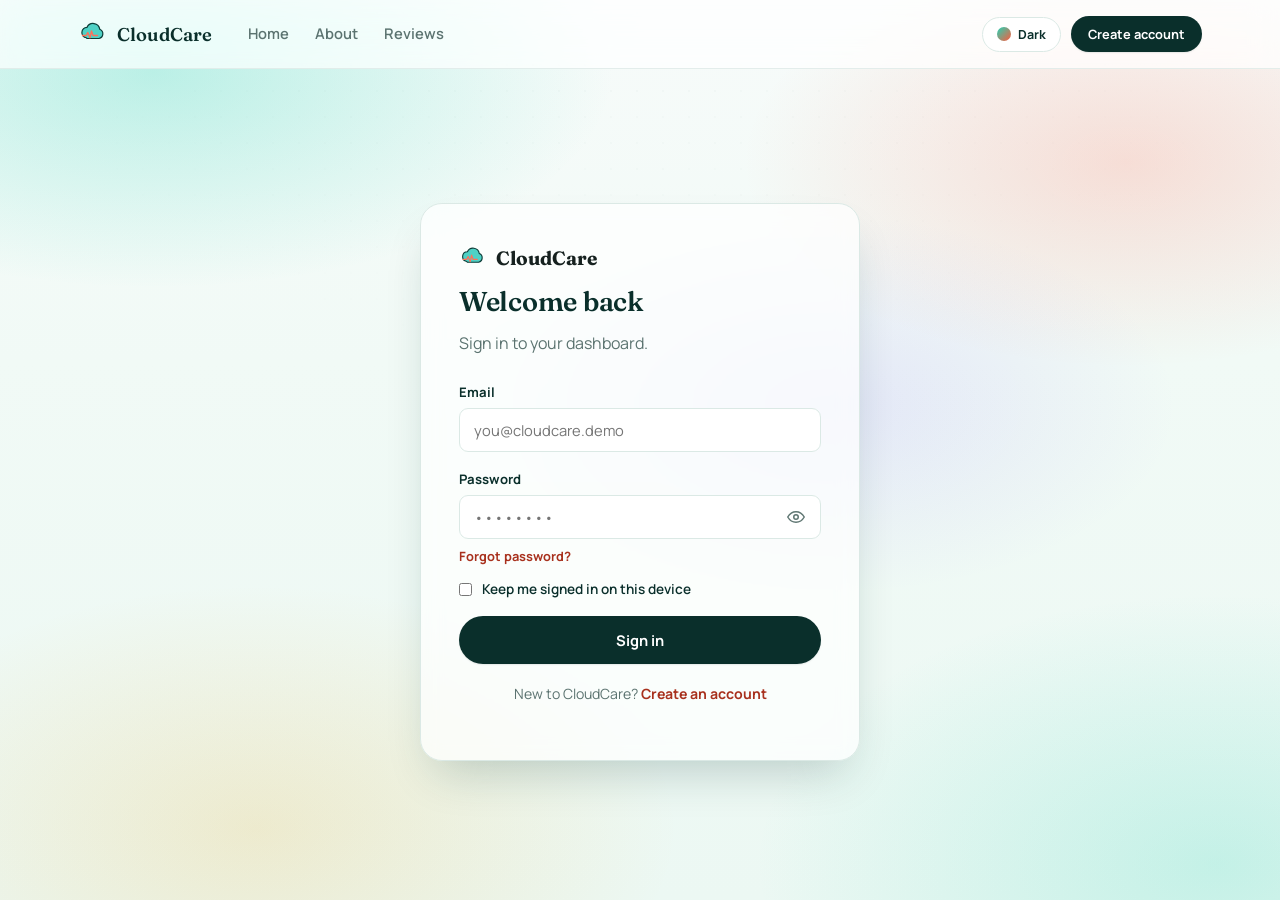
<file: cloudcare/dashboard-pharmacist.html>
<!DOCTYPE html>
<html lang="en">
<head>
<script>(function(){try{var t=localStorage.getItem("cloudcare_theme");if(t==="dark")document.documentElement.setAttribute("data-theme","dark");}catch(e){}})();</script>
<meta charset="UTF-8">
<meta name="viewport" content="width=device-width, initial-scale=1.0">
<title>Pharmacist Dashboard — CloudCare</title>
<link href="https://fonts.googleapis.com/css2?family=Fraunces:opsz,wght@9..144,500;9..144,600;9..144,700&family=Manrope:wght@400;500;600;700;800&family=IBM+Plex+Mono:wght@400;500;600&display=swap" rel="stylesheet">
<link rel="stylesheet" href="assets/css/style.css">
<link rel="icon" href="data:image/svg+xml,%3Csvg xmlns='http://www.w3.org/2000/svg' viewBox='0 0 100 100'%3E%3Ctext y='.9em' font-size='90'%3E%F0%9F%A7%B5%3C/text%3E%3C/svg%3E">
<style>.panel-view{display:none;} .panel-view.active{display:block;}</style>
</head>
<body>

<div class="dash-shell">
  <aside class="dash-sidebar">
    <a href="index.html" class="brand">
      <svg class="brand-mark" viewBox="0 0 40 40" fill="none"><path d="M11 25a7 7 0 0 1 1-13.9A9 9 0 0 1 29 13.6 6.5 6.5 0 0 1 28 26H12a5 5 0 0 1-1-1Z" fill="#4fd1c5" stroke="#0b3b36" stroke-width="1.4"/><path d="M6 22h5l2-4 3 7 2-9 2 6h6" stroke="#ff8b76" stroke-width="1.6" fill="none" stroke-linecap="round" stroke-linejoin="round"/></svg>
      CloudCare
    </a>
    <div class="side-role">
      <div class="avatar" data-user-avatar>PH</div>
      <div><strong data-user-name></strong><span data-user-role>Pharmacist</span></div>
    </div>
    <nav class="side-nav">
      <a data-panel="overview" class="active" href="#panel-overview"><span class="ic">🏠</span><span class="lbl">Overview</span></a>
      <a data-panel="queue" href="#panel-queue"><span class="ic">💊</span><span class="lbl">Prescription Queue</span></a>
      <a data-panel="inventory" href="#panel-inventory"><span class="ic">📦</span><span class="lbl">Inventory</span></a>
      <a data-panel="history" href="#panel-history"><span class="ic">🧾</span><span class="lbl">Dispensed History</span></a>
      <a data-panel="profile" href="#panel-profile"><span class="ic">👤</span><span class="lbl">Profile</span></a>
    </nav>
    <div class="side-foot"><a data-logout href="#"><span class="ic">↩</span>Sign out</a></div>
  </aside>

  <main class="dash-main">
    <div class="dash-topbar">
      <div><h1 id="topbarTitle">Overview</h1><p class="sub">Pharmacy — counter coverage is managed by the admin</p></div>
      <div class="flex items-center gap-12">
        <span class="badge badge-mint" id="pharmBadge" hidden></span>
        <div class="avatar-sm" data-user-avatar>PH</div>
      </div>
    </div>

    <div class="dash-body">

      <section class="panel-view active" id="panel-overview">
        <div class="grid grid-4 mb-0">
          <!-- gate C5: queue count is derived from the real appointments feed. -->
          <div class="stat-card"><h3 id="pharmStatQueue">—</h3><span class="stat-label">Expected at the counter</span></div>
          <div class="stat-card"><h3>—</h3><span class="stat-label">Items low on stock</span><div><span class="badge badge-slate">Coming soon</span></div></div>
          <div class="stat-card"><h3>—</h3><span class="stat-label">Dispensed today</span><div><span class="badge badge-slate">Coming soon</span></div></div>
          <div class="stat-card"><h3>—</h3><span class="stat-label">Pending reorders</span><div><span class="badge badge-slate">Coming soon</span></div></div>
        </div>
        <div class="panel mt-24">
          <div class="panel-head"><h3>Stock levels — top medicines</h3><span class="badge badge-slate">Not connected</span></div>
          <div class="panel-body"><div class="risk-row" style="padding:14px 0;"><div><strong style="font-size:.9rem;">Inventory module coming soon</strong><span style="display:block;font-size:.78rem;color:var(--slate-400);">Real stock levels will appear here once the pharmacy inventory is connected — no figures are shown until then.</span></div></div></div>
        </div>
      </section>

      <section class="panel-view" id="panel-queue">
        <div class="panel">
          <div class="panel-head"><h3>Prescription queue</h3><span class="badge badge-slate" id="queueBadge">0 waiting</span></div>
          <div class="panel-body" id="queueList"></div>
        </div>
      </section>

      <section class="panel-view" id="panel-inventory">
        <div class="panel">
          <div class="panel-head"><h3>Medicine inventory</h3><input type="search" placeholder="Search inventory…" aria-label="Filter inventory by medicine" data-filter-target="#invTable" style="padding:9px 14px;border-radius:10px;border:1.5px solid var(--line);font-size:.85rem;"></div>
          <div class="panel-body" style="padding-top:0;">
            <div class="table-scroll">
            <table><thead><tr><th>Medicine</th><th>Stock</th><th>Expiry</th><th>Status</th></tr></thead>
            <tbody id="invTable"></tbody></table>
            </div>
          </div>
        </div>
      </section>

      <section class="panel-view" id="panel-history">
        <div class="panel">
          <div class="panel-head"><h3>Dispensed history</h3></div>
          <div class="panel-body" style="padding-top:0;">
            <div class="table-scroll">
            <table><thead><tr><th>Time</th><th>Patient</th><th>Medicine</th><th>Qty</th></tr></thead>
            <tbody id="historyTable"></tbody></table>
            </div>
          </div>
        </div>
      </section>

      <section class="panel-view" id="panel-profile">
        <div class="panel settings-panel">
          <div class="settings-head">
            <div class="settings-avatar" data-user-avatar>PH</div>
            <h3 data-profile-name></h3>
            <p data-profile-role>Pharmacist</p>
          </div>
          <div class="panel-body">
            <div class="field"><label for="profName">Full name</label><input id="profName" type="text" data-profile-name-input autocomplete="name"></div>
            <div class="field"><label for="profEmail">Email</label><input id="profEmail" type="email" data-profile-email-input autocomplete="email"></div>
            <div class="field"><label for="profCounter">Counter</label><input id="profCounter" type="text" placeholder="Managed by the admin" disabled><span class="field-hint">Coming soon — counter assignment has no endpoint yet.</span></div>
            <div class="flex gap-12 mt-8">
              <button type="button" class="btn btn-primary" data-profile-save>Save changes</button>
              <button type="button" class="btn btn-ghost" data-profile-cancel>Cancel</button>
            </div>
            <div class="risk-row mt-24" style="border-top:1px solid var(--line);padding-top:18px;">
              <div><strong style="display:block;font-size:.9rem;">Password</strong><span style="font-size:.78rem;color:var(--slate-400);">Keep your account secure with a strong password.</span></div>
              <button class="btn btn-ghost btn-sm" onclick="ccOpenChangePassword()">Change password</button>
            </div>
          </div>
        </div>
      </section>

    </div>
  </main>
</div>

<script src="assets/js/config.js"></script>
<script src="assets/js/api.js"></script>
<script src="assets/js/main.js"></script>
<script src="assets/js/auth.js"></script>
<script>ccGuardDashboard('pharmacist').then(user => { if(user) window.ccLoadPharmacistDashboard(user); });</script>
<script>
window.ccLoadPharmacistDashboard = async function(user){
  /* prescription queue — derived from today's appointments (prescriptions
     module not built yet; queue shows who is expected at the counter) */
  try {
    const queue = document.getElementById('queueList');
    const appts = await ccApi('/api/appointments?page_size=100');
    const badge = document.getElementById('queueBadge');
    if(badge) badge.textContent = `${appts.length} waiting`;
    const stat = document.getElementById('pharmStatQueue');
    if(stat) stat.textContent = String(appts.length);
    const topBadge = document.getElementById('pharmBadge');
    if(topBadge){
      topBadge.textContent = `● ${appts.length} expected`;
      topBadge.hidden = false;
      topBadge.style.display = '';
    }
    if(!appts.length){
      queue.innerHTML = '<div class="risk-row" style="padding:14px 0;"><span style="color:var(--slate-400);font-size:.85rem;">No prescriptions in the queue.</span></div>';
    } else {
      queue.innerHTML = appts.slice(0, 6).map(a => {
        /* gate C5: real appointment status instead of a fabricated Urgent/Routine flag */
        const statusClass = a.status === 'Confirmed' ? 'badge-mint' : a.status === 'Requested' ? 'badge-gold' : 'badge-slate';
        return `<div class="risk-row" style="padding:14px 0;border-bottom:1px solid var(--cloud-100);">
          <div><strong style="display:block;font-size:.9rem;">${ccEscape(a.patient_name)} — ${ccEscape(a.department)}</strong><span style="font-size:.78rem;color:var(--slate-400);">Prescribed by ${ccEscape(a.doctor_name)} · ${ccEscape(a.reason || 'Consultation')}</span></div>
          <div class="flex items-center gap-12"><span class="badge ${statusClass}">${ccEscape(a.status)}</span>
          <button class="btn btn-sm btn-accent" onclick="ccToast('Prescriptions module coming soon')">Dispense</button></div></div>`;
      }).join('');
    }
  } catch(err){
    document.getElementById('queueList').innerHTML = `<div class="risk-row" style="padding:14px 0;color:#c9432c;font-size:.85rem;">${ccEscape(err.message)}</div>`;
  }

  /* inventory table — no inventory module yet, clearly marked */
  ccRenderState(document.getElementById('invTable'), 'empty', 'Inventory module coming soon.', 4);

  /* dispensed history — no pharmacy module yet, clearly marked */
  ccRenderState(document.getElementById('historyTable'), 'empty', 'Dispensing history module coming soon.', 4);
};
</script>
</body>
</html>
</file>
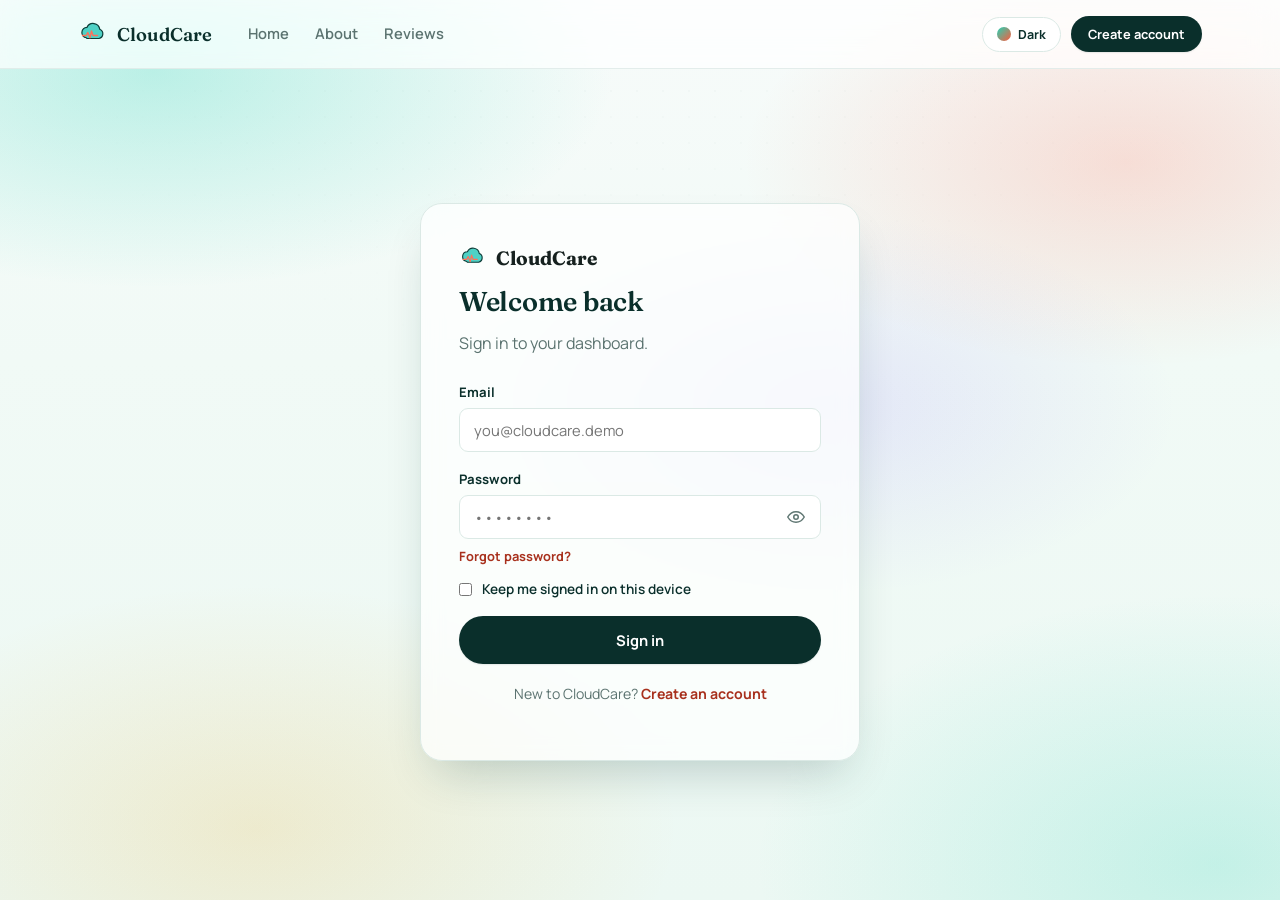
<file: cloudcare/login.html>
<!DOCTYPE html>
<html lang="en">
<head>
<script>(function(){try{var t=localStorage.getItem("cloudcare_theme");if(t==="dark")document.documentElement.setAttribute("data-theme","dark");}catch(e){}})();</script>
<meta charset="UTF-8">
<meta name="viewport" content="width=device-width, initial-scale=1.0">
<title>Sign in — CloudCare</title>
<link href="https://fonts.googleapis.com/css2?family=Fraunces:opsz,wght@9..144,500;9..144,600;9..144,700&family=Manrope:wght@400;500;600;700;800&family=IBM+Plex+Mono:wght@400;500;600&display=swap" rel="stylesheet">
<link rel="stylesheet" href="assets/css/style.css">
<link rel="icon" href="data:image/svg+xml,%3Csvg xmlns='http://www.w3.org/2000/svg' viewBox='0 0 100 100'%3E%3Ctext y='.9em' font-size='90'%3E%F0%9F%A7%B5%3C/text%3E%3C/svg%3E">
</head>
<body>

<nav class="site-nav">
  <div class="container">
    <a href="index.html" class="brand">
      <svg class="brand-mark" viewBox="0 0 40 40" fill="none">
        <path d="M11 25a7 7 0 0 1 1-13.9A9 9 0 0 1 29 13.6 6.5 6.5 0 0 1 28 26H12a5 5 0 0 1-1-1Z" fill="#4fd1c5" stroke="#0b3b36" stroke-width="1.6"/>
        <path d="M6 22h5l2-4 3 7 2-9 2 6h6" stroke="#ff6f59" stroke-width="1.8" fill="none" stroke-linecap="round" stroke-linejoin="round"/>
      </svg>
      CloudCare
    </a>
    <div class="nav-links">
      <a href="index.html">Home</a>
      <a href="about.html">About</a>
      <a href="reviews.html">Reviews</a>
    </div>
    <div class="nav-cta">
      <a href="register.html" class="btn btn-primary btn-sm">Create account</a>
    </div>
    <button class="nav-toggle" aria-label="Toggle menu"><span></span><span></span><span></span></button>
  </div>
</nav>

<div class="auth-shell">
  <div class="auth-card reveal in">
    <div class="logo-row">
      <svg class="brand-mark" viewBox="0 0 40 40" fill="none">
        <path d="M11 25a7 7 0 0 1 1-13.9A9 9 0 0 1 29 13.6 6.5 6.5 0 0 1 28 26H12a5 5 0 0 1-1-1Z" fill="#4fd1c5" stroke="#0b3b36" stroke-width="1.6"/>
        <path d="M6 22h5l2-4 3 7 2-9 2 6h6" stroke="#ff6f59" stroke-width="1.8" fill="none" stroke-linecap="round" stroke-linejoin="round"/>
      </svg>
      <strong style="font-family:'Fraunces',serif;font-size:1.2rem;">CloudCare</strong>
    </div>
    <h1 style="font-size:1.7rem;margin-top:14px;">Welcome back</h1>
    <p style="margin-bottom:26px;">Sign in to your dashboard.</p>

    <form id="loginForm" novalidate>
      <div class="field">
        <label for="loginEmail">Email</label>
        <input id="loginEmail" type="email" placeholder="you@cloudcare.demo" autocomplete="email" required>
      </div>
      <div class="field">
        <label for="loginPassword">Password</label>
        <input id="loginPassword" type="password" placeholder="••••••••" autocomplete="current-password" required>
        <a href="#" class="auth-link" onclick="event.preventDefault(); ccOpenForgotPassword();" style="display:inline-block;margin-top:8px;font-size:.8rem;">Forgot password?</a>
      </div>
      <div class="field" style="display:flex;align-items:center;gap:10px;margin-top:-4px;">
        <input id="loginRemember" type="checkbox" style="width:auto;margin:0;">
        <label for="loginRemember" style="margin:0;font-size:.85rem;font-weight:600;">Keep me signed in on this device</label>
      </div>
      <button type="submit" class="btn btn-primary btn-block">Sign in</button>
      <p class="form-error" id="loginError" data-form-error role="alert" hidden></p>
    </form>

    <p class="auth-switch">New to CloudCare? <a href="register.html">Create an account</a></p>
  </div>
</div>

<script src="assets/js/config.js"></script>
<script src="assets/js/api.js"></script>
<script src="assets/js/main.js"></script>
<script src="assets/js/auth.js"></script>
<script>
  ccHandleLogin('#loginForm');
</script>
</body>
</html>
</file>
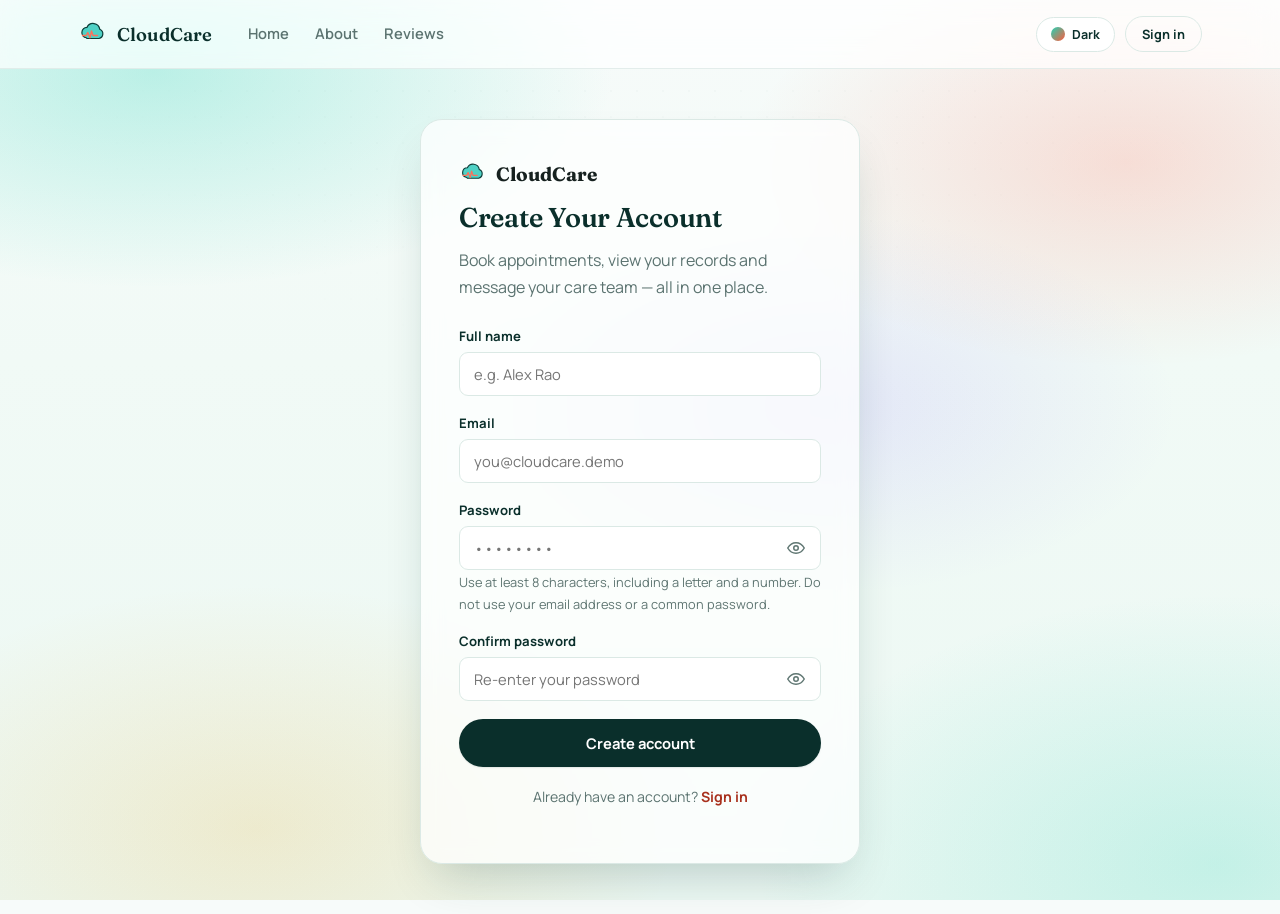
<file: cloudcare/register.html>
<!DOCTYPE html>
<html lang="en">
<head>
<script>(function(){try{var t=localStorage.getItem("cloudcare_theme");if(t==="dark")document.documentElement.setAttribute("data-theme","dark");}catch(e){}})();</script>
<meta charset="UTF-8">
<meta name="viewport" content="width=device-width, initial-scale=1.0">
<title>Create account — CloudCare</title>
<link href="https://fonts.googleapis.com/css2?family=Fraunces:opsz,wght@9..144,500;9..144,600;9..144,700&family=Manrope:wght@400;500;600;700;800&family=IBM+Plex+Mono:wght@400;500;600&display=swap" rel="stylesheet">
<link rel="stylesheet" href="assets/css/style.css">
<link rel="icon" href="data:image/svg+xml,%3Csvg xmlns='http://www.w3.org/2000/svg' viewBox='0 0 100 100'%3E%3Ctext y='.9em' font-size='90'%3E%F0%9F%A7%B5%3C/text%3E%3C/svg%3E">
</head>
<body>

<nav class="site-nav">
  <div class="container">
    <a href="index.html" class="brand">
      <svg class="brand-mark" viewBox="0 0 40 40" fill="none">
        <path d="M11 25a7 7 0 0 1 1-13.9A9 9 0 0 1 29 13.6 6.5 6.5 0 0 1 28 26H12a5 5 0 0 1-1-1Z" fill="#4fd1c5" stroke="#0b3b36" stroke-width="1.6"/>
        <path d="M6 22h5l2-4 3 7 2-9 2 6h6" stroke="#ff6f59" stroke-width="1.8" fill="none" stroke-linecap="round" stroke-linejoin="round"/>
      </svg>
      CloudCare
    </a>
    <div class="nav-links">
      <a href="index.html">Home</a>
      <a href="about.html">About</a>
      <a href="reviews.html">Reviews</a>
    </div>
    <div class="nav-cta">
      <a href="login.html" class="btn btn-ghost btn-sm">Sign in</a>
    </div>
    <button class="nav-toggle" aria-label="Toggle menu"><span></span><span></span><span></span></button>
  </div>
</nav>

<div class="auth-shell">
  <div class="auth-card reveal in">
    <div class="logo-row">
      <svg class="brand-mark" viewBox="0 0 40 40" fill="none">
        <path d="M11 25a7 7 0 0 1 1-13.9A9 9 0 0 1 29 13.6 6.5 6.5 0 0 1 28 26H12a5 5 0 0 1-1-1Z" fill="#4fd1c5" stroke="#0b3b36" stroke-width="1.6"/>
        <path d="M6 22h5l2-4 3 7 2-9 2 6h6" stroke="#ff6f59" stroke-width="1.8" fill="none" stroke-linecap="round" stroke-linejoin="round"/>
      </svg>
      <strong style="font-family:'Fraunces',serif;font-size:1.2rem;">CloudCare</strong>
    </div>
    <h1 style="font-size:1.7rem;margin-top:14px;">Create Your Account</h1>
    <p style="margin-bottom:26px;">Book appointments, view your records and message your care team — all in one place.</p>

    <input type="hidden" id="regRole" value="patient">

    <form id="registerForm" novalidate>
      <div class="field">
        <label for="regName">Full name</label>
        <input id="regName" type="text" placeholder="e.g. Alex Rao" autocomplete="name" required>
      </div>
      <div class="field">
        <label for="regEmail">Email</label>
        <input id="regEmail" type="email" placeholder="you@cloudcare.demo" autocomplete="email" required>
      </div>
      <div class="field">
        <label for="regPassword">Password</label>
        <input id="regPassword" type="password" placeholder="••••••••" autocomplete="new-password" minlength="8" maxlength="128" pattern=".*(?=.*[A-Za-z])(?=.*\d).*" title="At least 8 characters, including a letter and a number." aria-describedby="regPasswordHelp" required>
        <span class="field-hint" id="regPasswordHelp">Use at least 8 characters, including a letter and a number. Do not use your email address or a common password.</span>
      </div>
      <div class="field">
        <label for="regConfirmPassword">Confirm password</label>
        <input id="regConfirmPassword" type="password" placeholder="Re-enter your password" autocomplete="new-password" required>
      </div>
      <button type="submit" class="btn btn-primary btn-block">Create account</button>
      <p class="form-error" id="registerError" data-form-error role="alert" hidden></p>
    </form>

    <p class="auth-switch">Already have an account? <a href="login.html">Sign in</a></p>
  </div>
</div>

<script src="assets/js/config.js"></script>
<script src="assets/js/api.js"></script>
<script src="assets/js/main.js"></script>
<script src="assets/js/auth.js"></script>
<script>
ccHandleRegister('#registerForm');
</script>
</body>
</html>
</file>
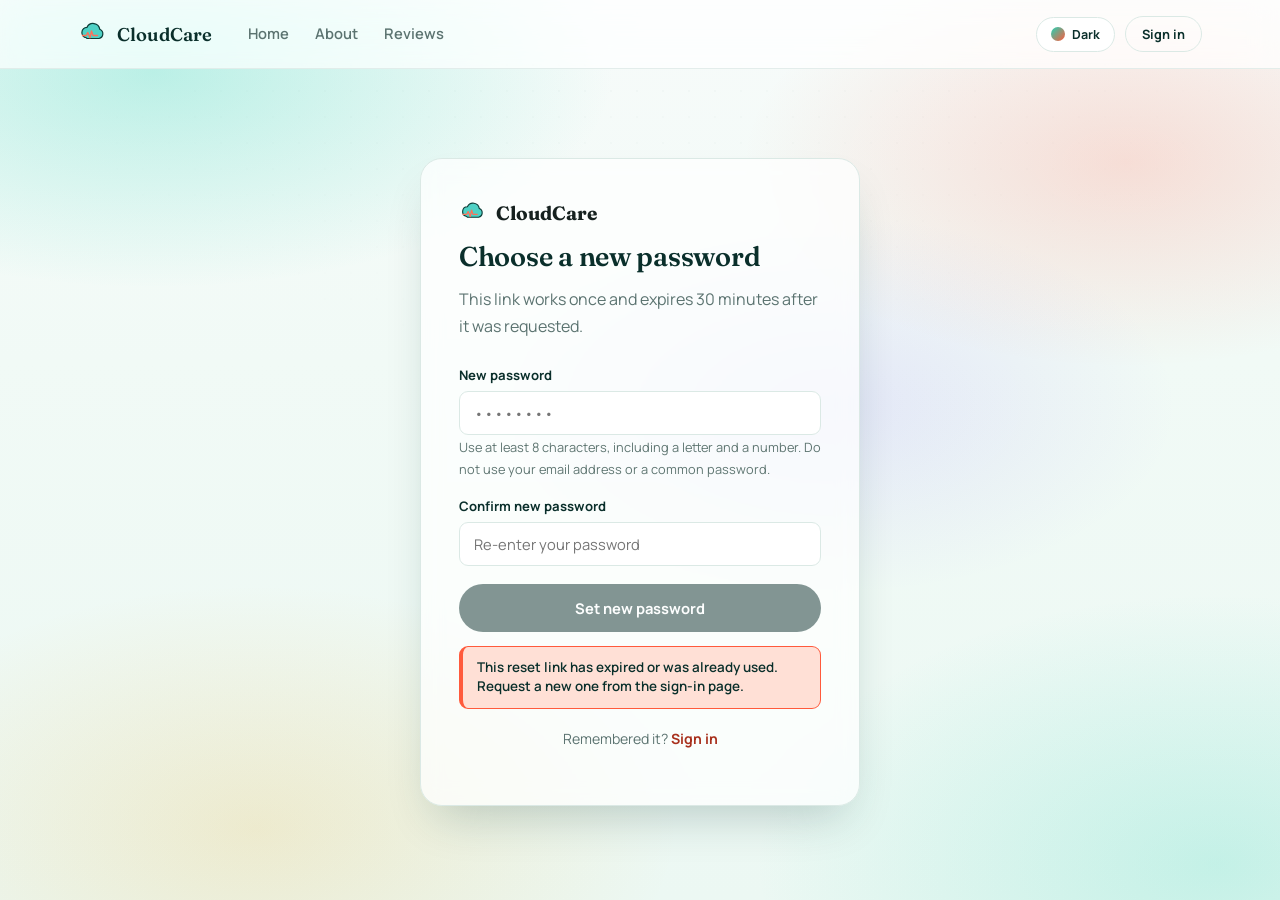
<file: cloudcare/reset-password.html>
<!DOCTYPE html>
<html lang="en">
<head>
<script>(function(){try{var t=localStorage.getItem("cloudcare_theme");if(t==="dark")document.documentElement.setAttribute("data-theme","dark");}catch(e){}})();</script>
<meta charset="UTF-8">
<meta name="viewport" content="width=device-width, initial-scale=1.0">
<title>Choose a new password — CloudCare</title>
<link href="https://fonts.googleapis.com/css2?family=Fraunces:opsz,wght@9..144,500;9..144,600;9..144,700&family=Manrope:wght@400;500;600;700;800&family=IBM+Plex+Mono:wght@400;500;600&display=swap" rel="stylesheet">
<link rel="stylesheet" href="assets/css/style.css">
<link rel="icon" href="data:image/svg+xml,%3Csvg xmlns='http://www.w3.org/2000/svg' viewBox='0 0 100 100'%3E%3Ctext y='.9em' font-size='90'%3E%F0%9F%A7%B5%3C/text%3E%3C/svg%3E">
</head>
<body>

<nav class="site-nav">
  <div class="container">
    <a href="index.html" class="brand">
      <svg class="brand-mark" viewBox="0 0 40 40" fill="none">
        <path d="M11 25a7 7 0 0 1 1-13.9A9 9 0 0 1 29 13.6 6.5 6.5 0 0 1 28 26H12a5 5 0 0 1-1-1Z" fill="#4fd1c5" stroke="#0b3b36" stroke-width="1.6"/>
        <path d="M6 22h5l2-4 3 7 2-9 2 6h6" stroke="#ff6f59" stroke-width="1.8" fill="none" stroke-linecap="round" stroke-linejoin="round"/>
      </svg>
      CloudCare
    </a>
    <div class="nav-links">
      <a href="index.html">Home</a>
      <a href="about.html">About</a>
      <a href="reviews.html">Reviews</a>
    </div>
    <div class="nav-cta">
      <a href="login.html" class="btn btn-ghost btn-sm">Sign in</a>
    </div>
    <button class="nav-toggle" aria-label="Toggle menu"><span></span><span></span><span></span></button>
  </div>
</nav>

<div class="auth-shell">
  <div class="auth-card reveal in">
    <div class="logo-row">
      <svg class="brand-mark" viewBox="0 0 40 40" fill="none">
        <path d="M11 25a7 7 0 0 1 1-13.9A9 9 0 0 1 29 13.6 6.5 6.5 0 0 1 28 26H12a5 5 0 0 1-1-1Z" fill="#4fd1c5" stroke="#0b3b36" stroke-width="1.6"/>
        <path d="M6 22h5l2-4 3 7 2-9 2 6h6" stroke="#ff6f59" stroke-width="1.8" fill="none" stroke-linecap="round" stroke-linejoin="round"/>
      </svg>
      <strong style="font-family:'Fraunces',serif;font-size:1.2rem;">CloudCare</strong>
    </div>
    <h1 style="font-size:1.7rem;margin-top:14px;">Choose a new password</h1>
    <p style="margin-bottom:26px;">This link works once and expires 30 minutes after it was requested.</p>

    <form id="resetForm" novalidate>
      <div class="field">
        <label for="resetPassword">New password</label>
        <input id="resetPassword" type="password" placeholder="••••••••" autocomplete="new-password" minlength="8" maxlength="128" pattern=".*(?=.*[A-Za-z])(?=.*\d).*" title="At least 8 characters, including a letter and a number." aria-describedby="resetPasswordHelp" required>
        <span class="field-hint" id="resetPasswordHelp">Use at least 8 characters, including a letter and a number. Do not use your email address or a common password.</span>
      </div>
      <div class="field">
        <label for="resetConfirm">Confirm new password</label>
        <input id="resetConfirm" type="password" placeholder="Re-enter your password" autocomplete="new-password" required>
      </div>
      <button type="submit" class="btn btn-primary btn-block">Set new password</button>
      <p class="form-error" id="resetError" data-form-error role="alert" hidden></p>
    </form>

    <p class="auth-switch">Remembered it? <a href="login.html">Sign in</a></p>
  </div>
</div>

<script src="assets/js/config.js"></script>
<script src="assets/js/api.js"></script>
<script src="assets/js/main.js"></script>
<script src="assets/js/auth.js"></script>
<script>
(function(){
  const token = new URLSearchParams(window.location.search).get('token') || '';
  const form = document.getElementById('resetForm');
  const password = document.getElementById('resetPassword');
  const confirm = document.getElementById('resetConfirm');
  const btn = form.querySelector('button[type="submit"]');

  if(!token){
    ccShowFormError(form, 'This reset link has expired or was already used. Request a new one from the sign-in page.', password);
    password.disabled = true;
    confirm.disabled = true;
    btn.disabled = true;
    return;
  }

  form.addEventListener('submit', async (ev) => {
    ev.preventDefault();
    if(!ccValidateNewPassword(form, password, confirm)) return;
    btn.disabled = true;
    btn.textContent = 'Updating…';
    try {
      await ccApi('/api/auth/reset-password', {
        method: 'POST',
        body: JSON.stringify({ token, new_password: password.value }),
        noRedirect: true,
      });
      window.location.href = 'login.html?reset=1';
    } catch(err){
      const message = err.status === 400 || err.status === 422
        ? 'This reset link has expired or was already used. Request a new one from the sign-in page.'
        : (err.message || 'We could not update your password. Check your connection and try again.');
      ccShowFormError(form, message, password);
      btn.disabled = false;
      btn.textContent = 'Set new password';
    }
  });
})();
</script>
</body>
</html>
</file>
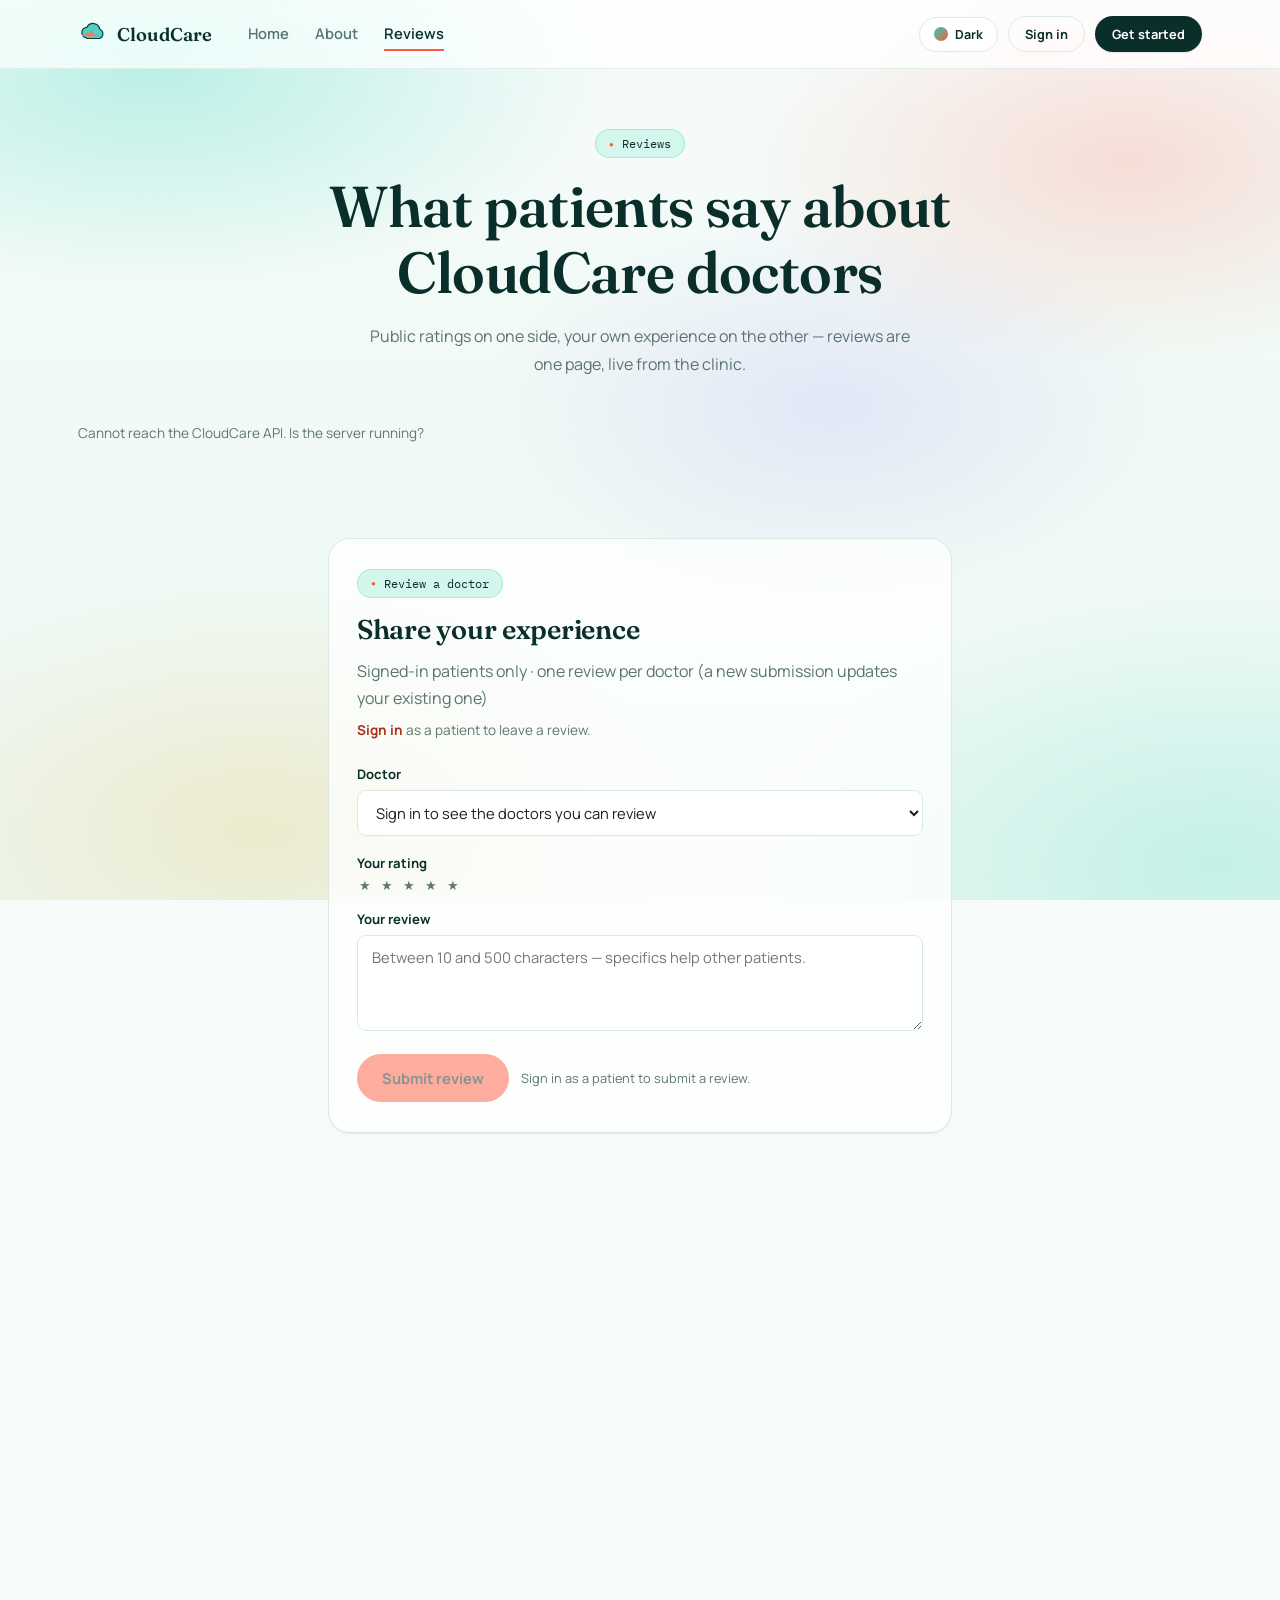
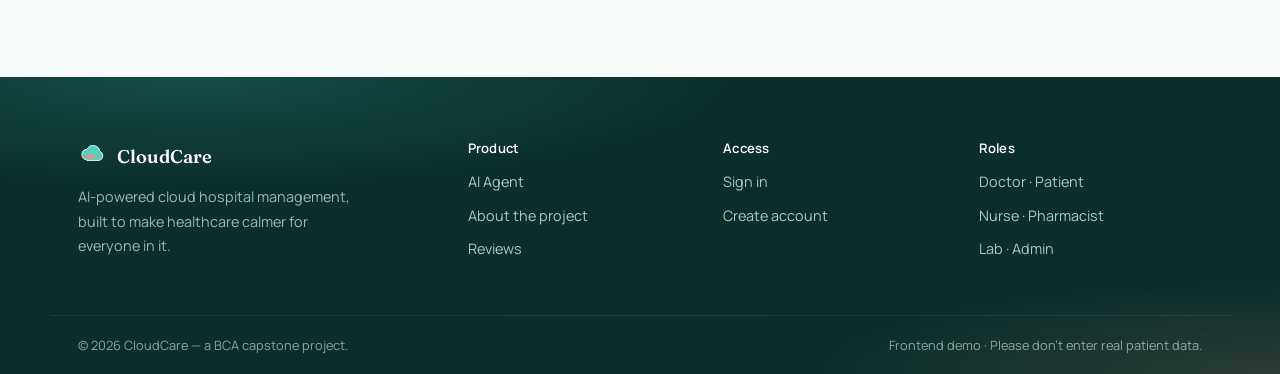
<file: cloudcare/reviews.html>
<!DOCTYPE html>
<html lang="en">
<head>
<script>(function(){try{var t=localStorage.getItem("cloudcare_theme");if(t==="dark")document.documentElement.setAttribute("data-theme","dark");}catch(e){}})();</script>
<meta charset="UTF-8">
<meta name="viewport" content="width=device-width, initial-scale=1.0">
<title>Reviews — CloudCare</title>
<link href="https://fonts.googleapis.com/css2?family=Fraunces:opsz,wght@9..144,500;9..144,600;9..144,700&family=Manrope:wght@400;500;600;700;800&family=IBM+Plex+Mono:wght@400;500;600&display=swap" rel="stylesheet">
<link rel="stylesheet" href="assets/css/style.css">
<link rel="icon" href="data:image/svg+xml,%3Csvg xmlns='http://www.w3.org/2000/svg' viewBox='0 0 100 100'%3E%3Ctext y='.9em' font-size='90'%3E%F0%9F%A7%B5%3C/text%3E%3C/svg%3E">
<style>
  .star-picker{display:flex;gap:6px;font-size:1.8rem;margin-bottom:6px;}
  .star-picker button{cursor:pointer;color:var(--slate-400);transition:color .15s;background:none;border:none;padding:0 2px;line-height:1;font-family:inherit;}
  .star-picker button.filled{color:var(--gold-star, var(--gold-500));}
  .review-card .stars{color:var(--gold-star, var(--gold-500));letter-spacing:2px;margin-bottom:10px;}
  .review-card .stars .star-off{color:var(--slate-400);}
  .review-card{position:relative;}
  .restrict-num{font-variant-numeric:tabular-nums;}
  .cc-error-note{color:#c9432c;font-size:.8rem;margin-top:6px;display:none;}
  .cc-error-note.show{display:block;}
</style>
</head>
<body>

<nav class="site-nav">
  <div class="container">
    <a href="index.html" class="brand">
      <svg class="brand-mark" viewBox="0 0 40 40" fill="none">
        <path d="M11 25a7 7 0 0 1 1-13.9A9 9 0 0 1 29 13.6 6.5 6.5 0 0 1 28 26H12a5 5 0 0 1-1-1Z" fill="#4fd1c5" stroke="#0b3b36" stroke-width="1.6"/>
        <path d="M6 22h5l2-4 3 7 2-9 2 6h6" stroke="#ff6f59" stroke-width="1.8" fill="none" stroke-linecap="round" stroke-linejoin="round"/>
      </svg>
      CloudCare
    </a>
    <div class="nav-links">
      <a href="index.html">Home</a>
      <a href="about.html">About</a>
      <a href="reviews.html" class="active">Reviews</a>
    </div>
    <div class="nav-cta">
      <a href="login.html" class="btn btn-ghost btn-sm">Sign in</a>
      <a href="register.html" class="btn btn-primary btn-sm">Get started</a>
    </div>
    <button class="nav-toggle" aria-label="Toggle menu"><span></span><span></span><span></span></button>
  </div>
</nav>

<header>
  <div class="container" style="padding-top:60px;padding-bottom:10px;text-align:center;">
    <div class="eyebrow" style="margin-left:auto;margin-right:auto;">Reviews</div>
    <h1 style="font-size:clamp(2.2rem,4.6vw,3.6rem);max-width:700px;margin:0 auto 18px;">What patients say about CloudCare doctors</h1>
    <p style="max-width:560px;margin:0 auto;">Public ratings on one side, your own experience on the other — reviews are one page, live from the clinic.</p>
  </div>
</header>

<section style="padding-top:20px;">
  <div class="container">
    <div class="grid grid-3" id="reviewGrid">
      <!-- live doctor reviews render here -->
    </div>
    <div class="flex justify-between mt-16" style="gap:12px;">
      <div id="reviewLoadState" style="font-size:.85rem;color:var(--slate-400);">Loading reviews…</div>
      <button id="showAllBtn" class="btn btn-ghost btn-sm" style="display:none;">Show all reviews</button>
    </div>
  </div>
</section>

<section style="padding-top:20px;">
  <div class="container" style="max-width:680px;">
    <div class="card reveal">
      <div class="section-head" style="margin-bottom:26px;">
        <div class="eyebrow">Review a doctor</div>
        <h2 style="font-size:1.7rem;">Share your experience</h2>
        <p class="mb-0">Signed-in patients only · one review per doctor (a new submission updates your existing one)</p>
        <div id="reviewAuthState" style="font-size:.85rem;color:var(--slate-400);margin-top:8px;"></div>
      </div>
      <form id="reviewForm">
        <div class="field">
          <label for="revDoctor">Doctor</label>
          <select id="revDoctor" required><option value="">Loading doctors…</option></select>
        </div>
        <div class="field">
          <label id="revRatingLabel" for="revStar1">Your rating <span class="sr-only">(choose 1 to 5 stars)</span></label>
          <!-- gate C11: real radiogroup of buttons — arrow keys + Enter work -->
          <div class="star-picker" id="starPicker" role="radiogroup" aria-labelledby="revRatingLabel">
            <button type="button" id="revStar1" role="radio" aria-checked="false" aria-label="1 star" data-v="1">★</button><button type="button" role="radio" aria-checked="false" aria-label="2 stars" data-v="2">★</button><button type="button" role="radio" aria-checked="false" aria-label="3 stars" data-v="3">★</button><button type="button" role="radio" aria-checked="false" aria-label="4 stars" data-v="4">★</button><button type="button" role="radio" aria-checked="false" aria-label="5 stars" data-v="5">★</button>
          </div>
          <input type="hidden" id="revRating" value="0">
        </div>
        <div class="field">
          <label for="revText">Your review</label>
          <textarea id="revText" placeholder="Between 10 and 500 characters — specifics help other patients." minlength="10" maxlength="500" required></textarea>
          <div class="cc-error-note" id="revTextNote">Please write 10–500 characters.</div>
        </div>
        <div class="flex items-center gap-12">
          <button type="submit" class="btn btn-accent">Submit review</button>
          <!-- gate C10: a disabled button never sits there silently -->
          <span id="reviewSubmitNote" class="field-hint" hidden>Sign in as a patient to submit a review.</span>
        </div>
      </form>
    </div>
  </div>
</section>

<section>
  <div class="container">
    <div class="card reveal text-center cta-panel" style="padding:56px 40px;">
      <h2 style="font-size:1.8rem;">Want to experience it yourself?</h2>
      <p style="max-width:480px;margin:0 auto 22px;">Create a free account and explore your role's dashboard.</p>
      <a href="register.html" class="btn btn-accent">Create free account</a>
    </div>
  </div>
</section>

<footer>
  <div class="container">
    <div>
      <a href="index.html" class="brand">
        <svg class="brand-mark" viewBox="0 0 40 40" fill="none">
          <path d="M11 25a7 7 0 0 1 1-13.9A9 9 0 0 1 29 13.6 6.5 6.5 0 0 1 28 26H12a5 5 0 0 1-1-1Z" fill="#4fd1c5" stroke="#e3faf5" stroke-width="1.2"/>
          <path d="M6 22h5l2-4 3 7 2-9 2 6h6" stroke="#ff8b76" stroke-width="1.8" fill="none" stroke-linecap="round" stroke-linejoin="round"/>
        </svg>
        CloudCare
      </a>
      <p style="color:var(--mist);opacity:.7;max-width:280px;margin-top:14px;">AI-powered cloud hospital management, built to make healthcare calmer for everyone in it.</p>
    </div>
    <div>
      <h4>Product</h4>
      <p><a href="index.html#ai-agent">AI Agent</a></p>
      <p><a href="about.html">About the project</a></p>
      <p><a href="reviews.html">Reviews</a></p>
    </div>
    <div>
      <h4>Access</h4>
      <p><a href="login.html">Sign in</a></p>
      <p><a href="register.html">Create account</a></p>
    </div>
    <div>
      <h4>Roles</h4>
      <p><a href="login.html">Doctor · Patient</a></p>
      <p><a href="login.html">Nurse · Pharmacist</a></p>
      <p><a href="login.html">Lab · Admin</a></p>
    </div>
  </div>
  <div class="foot-bottom">
    <span>© <span data-year>2026</span> CloudCare — a BCA capstone project.</span>
    <span>Frontend demo · Please don't enter real patient data.</span>
  </div>
</footer>

<script src="assets/js/config.js"></script>
<script src="assets/js/api.js"></script>
<script src="assets/js/main.js"></script>
<script src="assets/js/auth.js"></script>
<script>
/* ================= live reviews (gates 12b, 13) =================
   Public listing pulls /api/reviews/*; the submit form posts to
   /api/reviews as the signed-in patient (201 create / 200 edit).
   All dynamic content is HTML-escaped with ccEscape. */

const REVIEW_PAGE_SIZE = 9;

let ccReviewsItems = [];
let ccReviewsPage = 1;
let ccReviewsPages = 1;
let ccMyReviews = [];

function starString(n){
  /* gate S8: filled stars gold, unfilled stars a visible grey */
  const on = '★'.repeat(Math.max(0, Math.min(5, n)));
  const off = '☆'.repeat(5 - Math.max(0, Math.min(5, n)));
  return `${on}<span class="star-off">${off}</span>`;
}

function renderReviewCards(items){
  const grid = document.getElementById('reviewGrid');
  grid.innerHTML = items.map(r => {
    const when = new Date(r.created_at).toLocaleDateString('en-IN', { day:'numeric', month:'short', year:'numeric' });
    return `
    <div class="card reveal review-card in">
      <span class="badge badge-slate role-tag">${ccEscape(when)}</span>
      <div class="stars">${starString(r.rating)}</div>
      <p>"${ccEscape(r.text)}"</p>
      <div class="flex items-center gap-12 mt-16">
        <div class="avatar-sm">${ccEscape(r.author_name.split(' ').map(w => w[0]).slice(0, 2).join(''))}</div>
        <div>
          <strong style="font-size:.88rem;display:block;">${ccEscape(r.author_name)}</strong>
          <span style="font-size:.76rem;color:var(--slate-400);">about ${ccEscape(r.doctor_name)}</span>
        </div>
      </div>
    </div>`;
  }).join('');
}

/* One public endpoint feeds the whole wall: all doctors' reviews, newest
   first, 9 per page. "Load more" appends the next page and disappears on
   the last one; the count line always shows shown-of-total. */
async function ccReviewsLoadPage(page){
  const state = document.getElementById('reviewLoadState');
  const showAllBtn = document.getElementById('showAllBtn');
  try {
    const res = await ccApi(`/api/reviews?page=${page}&page_size=${REVIEW_PAGE_SIZE}`);
    const items = (res && res.items) || [];
    ccReviewsItems = page === 1 ? items : ccReviewsItems.concat(items);
    ccReviewsPage = (res && res.page) || page;
    ccReviewsPages = (res && res.pages) || 1;
    renderReviewCards(ccReviewsItems);
    if(!(res && res.total)){
      state.textContent = 'No reviews yet — be the first to tell patients about a doctor.';
      showAllBtn.style.display = 'none';
      return;
    }
    state.textContent = `Showing ${ccReviewsItems.length} of ${res.total}`;
    showAllBtn.textContent = 'Load more';
    showAllBtn.style.display = ccReviewsPage < ccReviewsPages ? '' : 'none';
  } catch(err){
    state.textContent = err.message || 'Could not load reviews.';
  }
}

document.getElementById('showAllBtn').addEventListener('click', async () => {
  await ccReviewsLoadPage(ccReviewsPage + 1);
});

async function ccReviewsReload(){
  await ccReviewsLoadPage(1);
}

/* -------- doctors dropdown: only doctors this patient has visited -------- */
async function ccReviewDoctorsLoad(){
  const sel = document.getElementById('revDoctor');
  const submitBtn = document.querySelector('#reviewForm button[type="submit"]');
  const token = localStorage.getItem('cloudcare_token');
  const session = ccGetSession();
  if(!token || !session || (typeof ccSessionExpired === 'function' && ccSessionExpired())){
    sel.innerHTML = '<option value="">Sign in to see the doctors you can review</option>';
    if(submitBtn) submitBtn.disabled = true;
    return false;
  }
  try {
    const list = await ccApi('/api/reviews/eligible-doctors', { noRedirect: true });
    if(!list.length){
      sel.innerHTML = '<option value="">You can review a doctor after your first visit.</option>';
      if(submitBtn) submitBtn.disabled = true;
      return false;
    }
    sel.innerHTML = ['<option value="">Select a doctor…</option>']
      .concat(list.map(d => `<option value="${ccEscape(d.doctor_id)}">${ccEscape(d.name)} — ${ccEscape(d.department || 'General')}</option>`))
      .join('');
    if(submitBtn) submitBtn.disabled = false;
    return true;
  } catch(err){
    sel.innerHTML = '<option value="">Could not load doctors</option>';
    if(submitBtn) submitBtn.disabled = true;
    return false;
  }
}

/* -------- auth state: who can submit -------- */
async function ccReviewAuthState(){
  const el = document.getElementById('reviewAuthState');
  const submitBtn = document.querySelector('#reviewForm button[type="submit"]');
  const submitNote = document.getElementById('reviewSubmitNote');
  const setEnabled = (enabled) => {
    if(submitBtn) submitBtn.disabled = !enabled;
    /* gate C10: never leave a disabled submit silent — say why, right by it */
    if(submitNote) submitNote.hidden = enabled;
  };
  const token = localStorage.getItem('cloudcare_token');
  const session = ccGetSession();
  if(!token || !session || (typeof ccSessionExpired === 'function' && ccSessionExpired())){
    el.innerHTML = '<a href="login.html?next=' + encodeURIComponent('reviews.html') + '" class="auth-link">Sign in</a> as a patient to leave a review.';
    document.getElementById('revDoctor').innerHTML = '<option value="">Sign in to see the doctors you can review</option>';
    setEnabled(false);
    return;
  }
  try {
    /* gate C16: public page — a revoked token must keep the signed-out
       state and the sign-in note, never bounce to login.html. */
    const user = await ccApi('/api/auth/me', { noRedirect: true });
    if(user.role !== 'patient'){
      el.textContent = 'Only patient accounts can write reviews.';
      if(submitNote) submitNote.textContent = 'Patient accounts only.';
      document.getElementById('revDoctor').innerHTML = '<option value="">Only patients can review doctors</option>';
      setEnabled(false);
      return;
    }
    ccMyReviews = await ccApi('/api/reviews/mine', { noRedirect: true });
    const byDoctor = {};
    ccMyReviews.forEach(r => byDoctor[r.doctor_id] = r);
    window.ccMyReviewByDoctor = byDoctor;
    el.textContent = `Signed in as ${user.name} — a repeat submit for the same doctor updates your review.`;
    const canReview = await ccReviewDoctorsLoad();
    if(submitNote) submitNote.textContent = canReview
      ? 'Sign in as a patient to submit a review.'
      : 'You can review a doctor after your first visit.';
    setEnabled(canReview);
  } catch(err){
    el.innerHTML = '<a href="login.html" class="auth-link">Sign in</a> to leave a review.';
    setEnabled(false);
  }
}

/* -------- star picker (gates C11 + S14) --------
   Keyboard-operable radiogroup: no rating is pre-selected (value 0), hover
   previews the stars, arrow keys / Enter choose, aria-checked tracks state. */
const starPicker = document.getElementById('starPicker');
const revRating = document.getElementById('revRating');
const starBtns = Array.from(starPicker.querySelectorAll('button[role="radio"]'));

function paintStars(v){
  starBtns.forEach(b => b.classList.toggle('filled', Number(b.dataset.v) <= v));
}
function syncStarChecked(){
  const current = Number(revRating.value);
  starBtns.forEach(b => {
    b.setAttribute('aria-checked', String(Number(b.dataset.v) === current && current > 0));
    b.tabIndex = (current === 0 ? Number(b.dataset.v) === 1 : Number(b.dataset.v) === current) ? 0 : -1;
  });
}
function selectRating(v){
  revRating.value = String(v);
  paintStars(v);
  syncStarChecked();
}

paintStars(0);          /* S14: no default rating */
syncStarChecked();

starBtns.forEach((btn, idx) => {
  btn.addEventListener('click', () => selectRating(Number(btn.dataset.v)));
  btn.addEventListener('mouseenter', () => paintStars(Number(btn.dataset.v))); /* hover preview */
  btn.addEventListener('mouseleave', () => paintStars(Number(revRating.value)));
  btn.addEventListener('keydown', (e) => {
    let next = null;
    if(e.key === 'ArrowRight' || e.key === 'ArrowUp') next = Math.min(idx + 1, starBtns.length - 1);
    else if(e.key === 'ArrowLeft' || e.key === 'ArrowDown') next = Math.max(idx - 1, 0);
    else if(e.key === ' ' || e.key === 'Enter'){ e.preventDefault(); selectRating(Number(btn.dataset.v)); btn.focus(); return; }
    if(next !== null){
      e.preventDefault();
      selectRating(Number(starBtns[next].dataset.v));
      starBtns[next].focus();
    }
  });
});

/* -------- submit / edit -------- */
const revTextInput = document.getElementById('revText');
const revTextNote = document.getElementById('revTextNote');
/* gate S14: the length note clears the moment the text becomes valid */
revTextInput.addEventListener('input', () => {
  const len = revTextInput.value.trim().length;
  if(len >= 10 && len <= 500) revTextNote.classList.remove('show');
});

document.getElementById('reviewForm').addEventListener('submit', async (e) => {
  e.preventDefault();
  const textNote = document.getElementById('revTextNote');
  const text = document.getElementById('revText').value.trim();
  const doctorId = document.getElementById('revDoctor').value;
  const rating = +revRating.value;

  if(text.length < 10 || text.length > 500){
    textNote.classList.add('show');
    return;
  }
  textNote.classList.remove('show');
  if(!doctorId){ ccToast('Choose a doctor first.'); return; }
  if(rating < 1){ ccToast('Pick a star rating first.'); starBtns[0].focus(); return; }

  const btn = e.target.querySelector('button[type="submit"]');
  btn.disabled = true;
  try {
    const saved = await ccApi('/api/reviews', {
      method: 'POST',
      body: JSON.stringify({ doctor_id: doctorId, rating, text }),
    });
    const wasEdit = window.ccMyReviewByDoctor && window.ccMyReviewByDoctor[doctorId];
    ccToast(wasEdit ? 'Review updated — thanks!' : 'Thanks — your review is live!');
    e.target.reset();      /* hidden input returns to its default value="0" */
    paintStars(0);         /* gate S14: never leave a pre-selected rating */
    syncStarChecked();
    await ccReviewsReload();
    await ccReviewAuthState();
  } catch(err){
    ccToast(err.message || 'Could not save your review.');
  } finally {
    btn.disabled = false;
  }
});

/* -------- boot -------- */
ccReviewsReload();
ccReviewAuthState();
</script>
</body>
</html>
</file>
<file: cloudcare/assets/css/style.css>
/* =========================================================
   CloudCare — design system
   A calm "cloud sky" backdrop: soft drifting cloud-blobs in
   mint / teal / coral behind a warm near-white canvas, with
   one signature pulse-line moment on the homepage hero.
   ========================================================= */

:root{
  /* -- brand palette (light / vibrant) -- */
  --teal-950:#0a2f2b;
  --teal-900:#0e4d44;
  --teal-800:#0f6b5c;
  --mint-300:#22d3b5;
  --mint-200:#7bead3;
  --mint-100:#d3f7ec;
  --mint-50:#eefbf6;
  --coral-500:#ff5a3c;
  --coral-400:#ff8266;
  /* Text links need 4.5:1 on cards, unlike the decorative coral fill. */
  --coral-link:#a8311d;
  --coral-100:#ffe0d6;
  --gold-500:#f0a20c;
  --gold-100:#fef0d2;
  --violet-500:#7c5cff;
  --violet-100:#ece6ff;
  --slate-900:#16211f;
  --slate-500:#5b7370;
  /* gate S8: darkened for light mode — 4.7:1 on the canvas (was 3.1:1) */
  --slate-400:#5f7672;
  /* gate S8: accent button text = dark ink on coral (4.8:1, was white 2.9:1) */
  --ink-on-accent:#0a2f2b;
  /* gate S8: star glyphs need >= 3:1; gold-500 is only 2.1:1 on white */
  --gold-star:#b57c05;
  --cloud-100:#eef5f3;
  --cloud-50:#f7fbfa;
  --line:#dbe9e5;
  --white:#ffffff;
  --mist:#d3f7ec; /* fixed light tint for text on always-dark surfaces like the footer, regardless of theme */

  --shadow-sm:0 1px 2px rgba(11,59,54,.06), 0 1px 1px rgba(11,59,54,.04);
  --shadow-md:0 8px 24px -8px rgba(11,59,54,.16);
  --shadow-lg:0 24px 48px -16px rgba(11,59,54,.24);

  --radius-lg:22px;
  --radius-md:14px;
  --radius-sm:9px;

  --font-display:'Fraunces', serif;
  --font-body:'Manrope', sans-serif;
  --font-mono:'IBM Plex Mono', monospace;

  --bg-canvas:#f7fbfa;
  --card-bg:rgba(255,255,255,.72);
  --card-bg-solid:#ffffff;
  --card-tint-end:#ffffff;
  --ink:#0a2f2b;
  color-scheme:light;
}

/* -- dark theme: same brand palette, tuned for a black canvas -- */
html[data-theme="dark"]{
  --teal-950:#04120f;
  --teal-900:#0a2a24;
  --teal-800:#0f3f36;
  --mint-300:#2de6c4;
  --mint-200:#6ff0d6;
  --mint-100:#0f2e29;
  --mint-50:#0a201c;
  --coral-500:#ff7a5c;
  --coral-400:#ff9a80;
  --coral-link:#ff9a80;
  --coral-100:#3a1f18;
  --gold-500:#ffc24d;
  --gold-100:#3a2c10;
  --gold-star:#ffc24d;
  --violet-500:#a08bff;
  --violet-100:#241c42;
  --slate-900:#eef5f3;
  --slate-500:#9fb3af;
  --slate-400:#7c928d;
  --cloud-100:#122421;
  --cloud-50:#0b1917;
  --line:#1e3833;
  --white:#0a2f2b;

  --shadow-sm:0 1px 2px rgba(0,0,0,.5);
  --shadow-md:0 8px 24px -8px rgba(0,0,0,.55);
  --shadow-lg:0 24px 48px -16px rgba(0,0,0,.7);

  --bg-canvas:#04100e;
  --card-bg:rgba(10,30,27,.72);
  --card-bg-solid:#0a1f1c;
  --card-tint-end:#0a1f1c;
  --ink:#eaf7f4;
  --ink-on-accent:#04100e;
  color-scheme:dark;
}

*,*::before,*::after{ box-sizing:border-box; }

/* gate C3: the HTML `hidden` attribute must always win over component
display rules (badges, panels), whatever specificity they carry. */
[hidden]{ display:none !important; }

/* gate S19: smooth scrolling is opt-in — motion-sensitive users get "auto". */
@media (prefers-reduced-motion: no-preference){
  html{ scroll-behavior:smooth; }
}
body{
  margin:0;
  font-family:var(--font-body);
  color:var(--slate-900);
  background:var(--bg-canvas);
  -webkit-font-smoothing:antialiased;
  overflow-x:hidden;
  position:relative;
  transition:background .35s ease, color .35s ease;
}

/* ---------- the cloud sky backdrop (light) ---------- */
body::before{
  content:"";
  position:fixed;
  inset:0;
  z-index:-2;
  transition:opacity .35s ease, background .35s ease;
  background:
    radial-gradient(ellipse 60% 40% at 12% 8%, rgba(34,211,181,.28), transparent 60%),
    radial-gradient(ellipse 50% 38% at 88% 18%, rgba(255,90,60,.18), transparent 60%),
    radial-gradient(ellipse 45% 35% at 65% 45%, rgba(124,92,255,.12), transparent 60%),
    radial-gradient(ellipse 55% 45% at 20% 92%, rgba(240,162,12,.16), transparent 60%),
    radial-gradient(ellipse 60% 50% at 95% 96%, rgba(34,211,181,.2), transparent 60%),
    linear-gradient(180deg, #f7fbfa 0%, #f1faf6 40%, #ecf8f3 100%);
}
body::after{
  content:"";
  position:fixed;
  inset:0;
  z-index:-1;
  opacity:.5;
  transition:opacity .35s ease;
  background-image:radial-gradient(circle, rgba(11,59,54,.05) 1px, transparent 1px);
  background-size:26px 26px;
  mask-image:radial-gradient(ellipse 70% 60% at 50% 0%, #000 0%, transparent 75%);
}

/* ---------- the dark backdrop (same hues, tuned for black) ---------- */
html[data-theme="dark"] body::before{
  background:
    radial-gradient(ellipse 55% 40% at 14% 6%, rgba(45,230,196,.16), transparent 60%),
    radial-gradient(ellipse 45% 35% at 88% 20%, rgba(255,122,92,.14), transparent 60%),
    radial-gradient(ellipse 45% 35% at 65% 45%, rgba(160,139,255,.12), transparent 60%),
    radial-gradient(ellipse 55% 45% at 20% 92%, rgba(255,194,77,.1), transparent 60%),
    radial-gradient(ellipse 60% 50% at 95% 96%, rgba(45,230,196,.12), transparent 60%),
    linear-gradient(180deg, #03100d 0%, #04140f 45%, #03100d 100%);
}
html[data-theme="dark"] body::after{
  opacity:.4;
  background-image:radial-gradient(circle, rgba(255,255,255,.06) 1px, transparent 1px);
}
html[data-theme="dark"] .site-nav{ border-bottom-color:var(--line); }

.container{ max-width:1180px; margin:0 auto; padding:0 28px; }

::selection{ background:var(--mint-300); color:var(--ink); }

img{ max-width:100%; display:block; }

/* ---------- typography ---------- */
h1,h2,h3,h4{
  font-family:var(--font-display);
  font-weight:600;
  color:var(--ink);
  line-height:1.14;
  margin:0 0 .5em;
  letter-spacing:-.01em;
}
p{ color:var(--slate-500); line-height:1.7; margin:0 0 1em; max-width:62ch; }
a{ color:inherit; text-decoration:none; }
.mono{ font-family:var(--font-mono); }

.eyebrow{
  display:inline-flex; align-items:center; gap:8px;
  font-family:var(--font-mono);
  font-size:.72rem;
  color:var(--ink);
  background:var(--mint-100);
  border:1px solid rgba(79,209,197,.35);
  padding:6px 13px;
  border-radius:100px;
  margin-bottom:16px;
}
.eyebrow::before{ content:"●"; font-size:.5rem; color:var(--coral-500); }

.text-center{ text-align:center; }
.mb-0{ margin-bottom:0; }
.mt-8{ margin-top:8px; } .mt-16{ margin-top:16px; } .mt-24{ margin-top:24px; } .mt-32{ margin-top:32px; }

/* ---------- layout helpers ---------- */
.flex{ display:flex; }
.items-center{ align-items:center; }
.justify-between{ justify-content:space-between; }
.gap-12{ gap:12px; }
.w-full{ width:100%; }

.grid{ display:grid; gap:22px; }
.grid-2{ grid-template-columns:repeat(2,1fr); }
.grid-3{ grid-template-columns:repeat(3,1fr); }
.grid-4{ grid-template-columns:repeat(4,1fr); }

section{ padding:76px 0; }
.section-head{ max-width:640px; margin-bottom:44px; }
.section-head.center{ margin-left:auto; margin-right:auto; text-align:center; }
.section-head p{ margin-left:auto; margin-right:auto; }

/* ---------- reveal-on-scroll (one quiet entrance) ---------- */
.reveal{ opacity:0; transform:translateY(16px); transition:opacity .6s ease, transform .6s ease; }
.reveal.in{ opacity:1; transform:none; }
@media (prefers-reduced-motion: reduce){
  .reveal{ opacity:1; transform:none; transition:none; }
}

/* ---------- buttons ---------- */
.btn{
  display:inline-flex; align-items:center; justify-content:center; gap:8px;
  font-family:var(--font-body); font-weight:700; font-size:.92rem;
  padding:13px 24px; border-radius:100px; border:1.5px solid transparent;
  cursor:pointer; transition:transform .18s ease, box-shadow .18s ease, background .18s ease, border-color .18s ease;
  white-space:nowrap;
}
.btn:active{ transform:translateY(1px); }
.btn-primary{ background:var(--teal-950); color:#fff; box-shadow:var(--shadow-sm); }
.btn-primary:hover{ background:var(--teal-900); box-shadow:var(--shadow-md); }
.btn-accent{ background:var(--coral-500); color:var(--ink-on-accent, #fff); box-shadow:0 10px 24px -10px rgba(255,111,89,.55); }
.btn-accent:hover{ background:#f45f49; transform:translateY(-1px); }
.btn-ghost{ background:transparent; border-color:var(--line); color:var(--ink); }
.btn-ghost:hover{ border-color:var(--mint-300); background:var(--mint-50); }
.btn-sm{ padding:8px 16px; font-size:.8rem; }
.btn-block{ width:100%; }
/* gate C10: a disabled button must look disabled. */
.btn:disabled{ opacity:.5; cursor:not-allowed; transform:none; box-shadow:none; }
/* gate C9: destructive action colour for confirm dialogs. */
.btn-danger{ background:#c9432c; color:#fff; box-shadow:0 10px 24px -10px rgba(201,67,44,.5); }
.btn-danger:hover{ background:#ad3520; transform:translateY(-1px); }
html[data-theme="dark"] .btn-danger{ background:#e2553c; color:#0a1f1c; }
html[data-theme="dark"] .btn-danger:hover{ background:#ff7a5c; }

html[data-theme="dark"] .btn-primary{ background:var(--mint-300); color:var(--teal-950); box-shadow:0 10px 24px -10px rgba(45,230,196,.4); }
html[data-theme="dark"] .btn-primary:hover{ background:var(--mint-200); }
html[data-theme="dark"] .btn-accent:hover{ background:var(--coral-400); }

/* ---------- nav ---------- */
.site-nav{
  position:sticky; top:0; z-index:50;
  background:var(--card-bg);
  backdrop-filter:blur(14px) saturate(1.4);
  border-bottom:1px solid rgba(221,233,230,.8);
}
.site-nav .container{ display:flex; align-items:center; gap:28px; padding-top:16px; padding-bottom:16px; }
.brand{ display:flex; align-items:center; gap:9px; font-family:var(--font-display); font-weight:600; font-size:1.15rem; color:var(--ink); }
.brand-mark{ width:30px; height:30px; }
.nav-links{ display:flex; gap:26px; margin-right:auto; margin-left:8px; }
.nav-links a{ font-size:.92rem; font-weight:600; color:var(--slate-500); padding:6px 0; border-bottom:2px solid transparent; }
.nav-links a:hover{ color:var(--ink); }
.nav-links a.active{ color:var(--ink); border-bottom-color:var(--coral-500); }
.nav-cta{ display:flex; gap:10px; align-items:center; }
.nav-toggle{ display:none; background:none; border:none; cursor:pointer; flex-direction:column; gap:5px; padding:6px; }
.nav-toggle span{ width:22px; height:2px; background:var(--ink); border-radius:2px; }

/* ---------- hero ---------- */
header{ position:relative; }
.pulse-line{ width:100%; max-width:640px; margin:0 auto; height:auto; overflow:visible; }
.pulse-track{ fill:none; stroke:var(--slate-400); stroke-width:2; opacity:.4; stroke-linecap:round; stroke-linejoin:round; }
.pulse-sweep{
  fill:none; stroke:url(#pulseGradient); stroke-width:3;
  stroke-linecap:round; stroke-linejoin:round;
  filter:drop-shadow(0 0 6px rgba(255,111,89,.45));
}
.pulse-dot{ fill:var(--coral-500); filter:drop-shadow(0 0 5px rgba(255,111,89,.65)); }
@media (prefers-reduced-motion: reduce){
  .pulse-sweep, .pulse-dot{ display:none; }
  .pulse-track{ opacity:.55; }
}

/* ---------- cards ---------- */
.card{
  background:var(--card-bg);
  backdrop-filter:blur(6px);
  border:1px solid var(--line);
  border-radius:var(--radius-lg);
  padding:30px 28px;
  box-shadow:var(--shadow-sm);
  transition:box-shadow .22s ease, transform .22s ease, border-color .22s ease;
}
a.card:hover, .card.hoverable:hover{ box-shadow:var(--shadow-md); transform:translateY(-3px); border-color:var(--mint-200); }
.card-icon{
  width:46px; height:46px; border-radius:13px;
  display:flex; align-items:center; justify-content:center;
  font-size:1.3rem; background:var(--mint-100); margin-bottom:16px;
}

.ai-card{
  border-radius:var(--radius-lg);
  padding:26px 24px;
  background:linear-gradient(155deg, var(--mint-50), var(--card-tint-end) 70%);
  border:1px solid var(--line);
  box-shadow:var(--shadow-sm);
}
.ai-card.coral{ background:linear-gradient(155deg, var(--coral-100), var(--card-tint-end) 70%); }
.ai-card.gold{ background:linear-gradient(155deg, var(--gold-100), var(--card-tint-end) 70%); }

/* full-bleed tinted callout card used on the marketing pages */
.cta-panel{ background:linear-gradient(135deg, var(--mint-100), var(--card-tint-end)); border:none; }
.ai-tag{
  display:inline-block; font-family:var(--font-mono); font-size:.68rem;
  background:var(--cloud-100); color:var(--ink);
  padding:4px 10px; border-radius:100px; margin-bottom:12px;
}
.ai-card h3{ font-size:1.15rem; }
.ai-card p{ font-size:.88rem; margin-bottom:0; }

/* ---------- AI assistant surfaces (health risk + smart inventory) ---------- */
.cc-assistant-hero{ margin-bottom:24px; }
.cc-assistant-hero h3{ font-size:1.35rem; }
.cc-assistant-hero .cc-assistant-note{ margin-top:10px; font-size:.82rem; color:var(--slate-500); }
.cc-assistant-badge{ margin-left:8px; }
.cc-assistant-layout{ display:grid; grid-template-columns:minmax(0,1.1fr) minmax(0,.9fr); gap:24px; align-items:start; }
.cc-assistant-form section{ border:0; padding:0; margin:0 0 18px; }
.cc-form-section-title{ font-size:.78rem; font-weight:800; text-transform:uppercase; letter-spacing:.05em; color:var(--slate-400); margin:0 0 12px; }
.cc-form-two{ display:grid; grid-template-columns:1fr 1fr; gap:0 14px; }
.cc-form-note{ font-size:.78rem; color:var(--slate-400); margin:-6px 0 16px; }
.cc-details{ border:1px solid var(--line); border-radius:var(--radius-sm); padding:14px 16px; margin:6px 0 18px; }
.cc-details summary{ cursor:pointer; font-weight:700; font-size:.84rem; color:var(--ink); }
.cc-details[open] summary{ margin-bottom:14px; }
.cc-check-grid{ display:grid; grid-template-columns:1fr 1fr; gap:10px 16px; }
.cc-check{ display:flex; gap:9px; align-items:flex-start; font-size:.84rem; color:var(--slate-500); }
.cc-check input{ width:18px; height:18px; margin-top:2px; flex:none; }
.cc-form-actions{ display:flex; gap:12px; flex-wrap:wrap; align-items:center; }
.cc-result-panel{ min-height:180px; }
.cc-result-empty{ text-align:center; padding:28px 10px; color:var(--slate-400); font-size:.88rem; }
.cc-score-wrap{ display:flex; align-items:center; gap:16px; flex-wrap:wrap; margin-bottom:16px; }
.cc-score-ring{ width:82px; height:82px; border-radius:50%; display:flex; flex-direction:column; align-items:center; justify-content:center; background:var(--cloud-100); border:7px solid var(--mint-300); flex:none; }
.cc-score-ring strong{ font-family:var(--font-display); font-size:1.45rem; line-height:1; }
.cc-score-ring span{ font-size:.62rem; color:var(--slate-400); }
.cc-score-copy strong{ display:block; font-size:1rem; }
.cc-score-copy span{ display:block; font-size:.82rem; color:var(--slate-500); margin-top:4px; }
.cc-risk-grid{ display:grid; grid-template-columns:1fr 1fr; gap:12px; }
.cc-risk-card{ border:1px solid var(--line); border-radius:var(--radius-sm); padding:13px 14px; background:var(--cloud-50); }
.cc-risk-card-top{ display:flex; align-items:center; justify-content:space-between; gap:8px; }
.cc-risk-card strong{ font-size:.86rem; }
.cc-risk-card .cc-risk-value{ font-family:var(--font-display); font-size:1.25rem; margin-top:4px; display:block; }
.cc-risk-card ul{ margin:8px 0 0; padding-left:16px; font-size:.76rem; color:var(--slate-500); }
.cc-risk-card li{ margin-bottom:4px; }
.cc-rec-list{ list-style:none; padding:0; margin:0; }
.cc-rec-item{ padding:12px 0; border-bottom:1px solid var(--cloud-100); font-size:.84rem; color:var(--slate-500); }
.cc-rec-item:last-child{ border-bottom:none; }
.cc-rec-item strong{ display:block; color:var(--ink); font-size:.86rem; margin-bottom:3px; }
.cc-rec-meta{ display:flex; gap:8px; flex-wrap:wrap; margin-top:6px; }
.cc-disclaimer{ margin-top:16px; padding:12px 14px; border-radius:var(--radius-sm); background:var(--cloud-100); font-size:.78rem; color:var(--slate-500); }
.cc-inventory-stats{ margin-bottom:24px; }
.cc-inventory-table-wrap{ margin-top:24px; }
.cc-inventory-actions{ display:flex; gap:8px; flex-wrap:wrap; }
.cc-inventory-name{ display:block; font-weight:700; }
.cc-inventory-sub{ display:block; font-size:.74rem; color:var(--slate-400); font-family:var(--font-mono); }
.cc-reason{ font-size:.8rem; color:var(--slate-500); max-width:340px; }
.cc-inline-head{ display:flex; align-items:center; justify-content:space-between; gap:12px; flex-wrap:wrap; margin-bottom:14px; }
.cc-inline-head h4{ margin:0; font-size:.95rem; }
.cc-forecast-meta{ font-size:.76rem; color:var(--slate-400); }
.cc-empty-box{ padding:18px 0; text-align:center; color:var(--slate-400); font-size:.84rem; }
.cc-load-error{ padding:18px 0; text-align:center; color:#c9432c; font-size:.84rem; }
.cc-load-error .btn{ margin-top:10px; }

@media (max-width:980px){
  .cc-assistant-layout{ grid-template-columns:1fr; }
  /* The stock table becomes labelled cards on narrow screens, so it never
     pushes the page sideways. The table markup stays the same. */
  .cc-inventory-table-wrap thead{ display:none; }
  .cc-inventory-table-wrap table, .cc-inventory-table-wrap tbody, .cc-inventory-table-wrap tr, #inventoryTable td{ display:block; width:100%; }
  .cc-inventory-table-wrap tr{ padding:14px 0; border-bottom:1px solid var(--cloud-100); }
  .cc-inventory-table-wrap tr:last-child{ border-bottom:none; }
  #inventoryTable td{ border:none; padding:5px 0; font-size:.84rem; display:grid; grid-template-columns:112px minmax(0,1fr); gap:10px; align-items:center; }
  #inventoryTable td::before{ content:attr(data-label); font-size:.68rem; font-weight:800; letter-spacing:.04em; text-transform:uppercase; color:var(--slate-400); }
  #inventoryTable td:first-child{ display:block; margin-bottom:4px; }
  #inventoryTable td:first-child::before{ display:block; margin-bottom:3px; }
  #inventoryTable .cc-inventory-actions{ justify-content:flex-start; }
  #inventoryTable .btn{ min-height:44px; }
}
@media (max-width:560px){
  .cc-form-two, .cc-risk-grid, .cc-check-grid{ grid-template-columns:1fr; }
  .cc-score-ring{ width:70px; height:70px; }
}

/* ---------- avatars ---------- */
.avatar,.avatar-sm{
  border-radius:50%; display:inline-flex; align-items:center; justify-content:center;
  font-family:var(--font-mono); font-weight:600; color:var(--ink);
  background:linear-gradient(150deg, var(--mint-200), var(--mint-100));
  flex:none;
}
.avatar{ width:42px; height:42px; font-size:.85rem; }
.avatar-sm{ width:34px; height:34px; font-size:.72rem; margin-right:2px; }

/* ---------- badges ---------- */
.badge{
  display:inline-flex; align-items:center; gap:6px;
  font-size:.74rem; font-weight:700; padding:5px 12px; border-radius:100px;
}
.badge-mint{ background:var(--mint-100); color:var(--ink); }
/* gate S8: badge text darkened to clear 4.5:1 on its tinted pill */
.badge-coral{ background:var(--coral-100); color:#a8311d; }
.badge-gold{ background:var(--gold-100); color:#7a5a08; }
.badge-slate{ background:var(--cloud-100); color:var(--slate-500); }
html[data-theme="dark"] .badge-coral{ color:var(--coral-400); }
html[data-theme="dark"] .badge-gold{ color:var(--gold-500); }

/* ---------- footer ---------- */
footer{
  background:radial-gradient(ellipse 70% 60% at 15% 0%, rgba(79,209,197,.18), transparent 60%),
             radial-gradient(ellipse 60% 50% at 100% 100%, rgba(255,139,118,.14), transparent 60%),
             var(--teal-950);
  color:var(--mist);
  padding:64px 0 0;
  margin-top:60px;
}
footer .container{ display:grid; grid-template-columns:1.6fr 1fr 1fr 1fr; gap:32px; padding-bottom:44px; }
footer h4{ color:#fff; font-family:var(--font-body); font-size:.82rem; letter-spacing:.02em; margin-bottom:14px; }
/* gate C15: the footer brand was inheriting a low-contrast ink colour on
   the near-black footer surface — force white (contrast check: 14.9:1). */
footer .brand{ color:#fff; }
footer p{ color:var(--mist); opacity:.78; font-size:.9rem; margin-bottom:9px; max-width:none; }
footer a:hover{ opacity:.7; }
.foot-bottom{
  border-top:1px solid rgba(255,255,255,.12);
  padding:20px 28px; display:flex; justify-content:space-between; flex-wrap:wrap; gap:8px;
  font-size:.8rem; color:var(--mist); opacity:.6; max-width:1180px; margin:0 auto;
}

/* ---------- auth pages ---------- */
.auth-shell{ min-height:calc(100vh - 74px); display:flex; align-items:center; justify-content:center; padding:50px 24px; }
.auth-card{
  width:100%; max-width:440px;
  background:var(--card-bg); backdrop-filter:blur(10px);
  border:1px solid var(--line); border-radius:var(--radius-lg);
  padding:40px 38px; box-shadow:var(--shadow-lg);
}
.logo-row{ display:flex; align-items:center; gap:9px; }
.logo-row .brand-mark{ width:28px; height:28px; }
.auth-note{
  margin-top:18px; font-size:.78rem; color:var(--slate-400);
  background:var(--cloud-100); border-radius:var(--radius-sm); padding:10px 14px;
}
.auth-switch{ text-align:center; margin-top:18px; font-size:.88rem; }
.auth-switch a{ color:var(--coral-link); font-weight:700; }
.auth-link{ color:var(--coral-link); font-weight:700; }
/* Home-page stat numbers: teal on light cards, mint on dark cards. */
.home-stat-value{ color:var(--teal-800); }
html[data-theme="dark"] .home-stat-value{ color:var(--mint-300); }

.field{ margin-bottom:18px; }
.field label{ display:block; font-size:.82rem; font-weight:700; color:var(--ink); margin-bottom:7px; }
/* gate C14/S18: label-styled text that describes a non-form widget (slot grid) */
.field-label{ display:block; font-size:.82rem; font-weight:700; color:var(--ink); margin-bottom:7px; }
/* gates C10/S6/S18: small helper copy under fields and beside disabled buttons */
.field-hint{ font-size:.8rem; color:var(--slate-400); margin:0; }
/* Inline, persistent form error under auth forms (announced via role=alert). */
.form-error{
  margin:14px 0 0; padding:11px 14px; font-size:.84rem; font-weight:600; line-height:1.45;
  color:var(--ink); background:var(--coral-100);
  border:1px solid var(--coral-500); border-left-width:4px; border-radius:var(--radius-sm);
}
.form-error[hidden]{ display:none !important; }
.field input, .field select, .field textarea{
  width:100%; font-family:var(--font-body); font-size:.92rem; color:var(--slate-900);
  border:1.5px solid var(--line); border-radius:var(--radius-sm);
  padding:11px 14px; background:var(--card-bg-solid); color:var(--slate-900); transition:border-color .15s, box-shadow .15s;
}
.field input:focus, .field select:focus, .field textarea:focus{
  /* gate C11: strengthened ring (outline stays suppressed here so the glow
     is not doubled — the pair below is >= 3:1 against the card). */
  outline:none; border-color:var(--mint-300);
  box-shadow:0 0 0 4px rgba(79,209,197,.28), 0 0 0 7px rgba(10,47,43,.22);
}
.field textarea{ min-height:96px; resize:vertical; }

/* gate C11: one obvious keyboard focus ring everywhere. */
a:focus-visible, button:focus-visible, [role="radio"]:focus-visible,
.chip-tab:focus-visible, .slot-btn:focus-visible, .cc-suggestion-btn:focus-visible,
.theme-toggle:focus-visible, .side-nav a:focus-visible, .nav-toggle:focus-visible,
input:focus-visible, select:focus-visible, textarea:focus-visible{
  outline:3px solid var(--mint-300); outline-offset:2px;
}
/* gate S18: text for screen readers only (empty table headers, group labels). */
.sr-only{
  position:absolute; width:1px; height:1px; padding:0; margin:-1px;
  overflow:hidden; clip:rect(0 0 0 0); white-space:nowrap; border:0;
}

/* ---------- show-password toggle ---------- */
.pw-wrap{ position:relative; }
.pw-wrap input{ padding-right:46px; }
.pw-toggle{
  position:absolute; top:50%; right:9px; transform:translateY(-50%);
  display:inline-flex; align-items:center; justify-content:center;
  width:32px; height:32px; border:none; border-radius:var(--radius-sm);
  background:transparent; color:var(--slate-400); cursor:pointer;
  transition:color .15s, background .15s;
}
.pw-toggle:hover{ color:var(--ink); background:var(--cloud-100); }
.pw-toggle:focus-visible{ outline:2px solid var(--mint-300); outline-offset:1px; }
html[data-theme="dark"] .pw-toggle{ color:var(--slate-400); }
html[data-theme="dark"] .pw-toggle:hover{ color:#fff; background:rgba(255,255,255,.08); }

/* ---------- theme toggle ---------- */
.theme-toggle{
  display:inline-flex; align-items:center; gap:7px;
  border:1.5px solid var(--line); background:var(--card-bg-solid);
  color:var(--ink); border-radius:100px; padding:8px 14px;
  font-family:var(--font-body); font-weight:700; font-size:.78rem;
  cursor:pointer; transition:border-color .15s, background .15s, transform .15s;
}
.theme-toggle:hover{ border-color:var(--mint-300); transform:translateY(-1px); }
.theme-toggle .dot{
  width:14px; height:14px; border-radius:50%;
  background:linear-gradient(135deg, var(--mint-300), var(--coral-500));
  transition:background .25s ease;
}

html[data-theme="dark"] .avatar,
html[data-theme="dark"] .avatar-sm{
  background:var(--cloud-100);
  border:1px solid var(--mint-300);
}
html[data-theme="dark"] table thead th{ color:var(--slate-400); }
html[data-theme="dark"] .field input,
html[data-theme="dark"] .field select,
html[data-theme="dark"] .field textarea{ border-color:var(--line); }
html[data-theme="dark"] .badge{ border:1px solid var(--line); }
html[data-theme="dark"] ::selection{ background:var(--mint-300); color:var(--teal-950); }
html[data-theme="dark"] .chip-tab.active{ background:var(--mint-300); border-color:var(--mint-300); color:var(--teal-950); }

/* ---------- toast ---------- */
.cc-toast{
  position:fixed; bottom:26px; left:50%; transform:translateX(-50%) translateY(20px);
  background:var(--teal-950); color:#fff; font-size:.86rem; font-weight:600;
  padding:13px 22px; border-radius:100px; box-shadow:var(--shadow-lg);
  opacity:0; pointer-events:none; transition:opacity .25s ease, transform .25s ease;
  /* gate C7: must sit ABOVE the modal overlay (z-index 1000). */
  z-index:1100;
}
html[data-theme="dark"] .cc-toast{ border:1px solid rgba(255,255,255,.28); }
.cc-toast.show{ opacity:1; transform:translateX(-50%) translateY(0); }

/* ---------- modal ---------- */
.cc-modal-overlay{
  position:fixed; inset:0; z-index:1000;
  background:rgba(4,16,14,.55); backdrop-filter:blur(3px);
  display:flex; align-items:center; justify-content:center; padding:24px;
  opacity:0; pointer-events:none; transition:opacity .2s ease;
}
.cc-modal-overlay.show{ opacity:1; pointer-events:auto; }
.cc-modal{
  width:100%; max-width:520px; max-height:calc(100vh - 48px); overflow-y:auto;
  background:var(--card-bg-solid); border:1px solid var(--line); border-radius:var(--radius-lg);
  box-shadow:var(--shadow-lg); transform:translateY(14px) scale(.98); transition:transform .22s ease;
}
.cc-modal-overlay.show .cc-modal{ transform:none; }
.cc-modal-head{
  display:flex; align-items:flex-start; justify-content:space-between; gap:14px;
  padding:24px 26px 0;
}
.cc-modal-head h3{ font-size:1.25rem; margin-bottom:4px; }
.cc-modal-head p{ font-size:.86rem; margin-bottom:0; }
.cc-modal-close{
  background:var(--cloud-100); border:none; border-radius:50%; width:32px; height:32px; flex:none;
  display:flex; align-items:center; justify-content:center; cursor:pointer; font-size:1rem; color:var(--slate-500);
  transition:background .15s, color .15s;
}
.cc-modal-close:hover{ background:var(--coral-100); color:#c9432c; }
.cc-modal-body{ padding:20px 26px 26px; }
.cc-modal-foot{ display:flex; gap:12px; justify-content:flex-end; padding:0 26px 26px; }
.cc-modal-summary{
  background:var(--cloud-100); border:1px solid var(--line); border-radius:var(--radius-md);
  padding:14px 16px; margin-bottom:18px; font-size:.86rem; color:var(--slate-500);
}
.cc-modal-summary strong{ color:var(--ink); }
.cc-modal-note{
  font-size:.78rem; color:var(--slate-400); background:var(--cloud-100);
  border-radius:var(--radius-sm); padding:10px 14px; margin-top:4px;
  display:flex; gap:8px; align-items:flex-start;
}
.cc-field-row{ display:grid; grid-template-columns:1fr 1fr; gap:14px; }
@media (max-width:560px){ .cc-field-row{ grid-template-columns:1fr; } }

/* ---------- settings panel ---------- */
.settings-panel{ max-width:560px; margin:0 auto; }
.settings-head{ text-align:center; padding:30px 26px 6px; }
.settings-avatar{
  width:64px; height:64px; border-radius:50%; margin:0 auto 14px;
  display:flex; align-items:center; justify-content:center;
  font-family:var(--font-mono); font-weight:700; font-size:1.3rem;
  background:linear-gradient(150deg, var(--mint-200), var(--mint-100)); color:var(--teal-950);
}
.settings-head h3{ font-size:1.3rem; margin-bottom:4px; }
.settings-head p{ font-size:.85rem; margin:0 auto; }

/* =========================================================
   Dashboards
   ========================================================= */
.dash-shell{ display:flex; min-height:100vh; }

.dash-sidebar{
  width:246px; flex:none; position:sticky; top:0; height:100vh;
  background:var(--teal-950);
  background-image:radial-gradient(ellipse 70% 50% at 10% 0%, rgba(79,209,197,.22), transparent 60%);
  color:#fff; padding:26px 18px; display:flex; flex-direction:column;
}
.dash-sidebar .brand{ color:#fff; padding:0 8px; margin-bottom:26px; }
.side-role{
  display:flex; align-items:center; gap:11px;
  background:rgba(255,255,255,.06); border:1px solid rgba(255,255,255,.1);
  border-radius:var(--radius-md); padding:12px; margin-bottom:22px;
}
.side-role strong{ display:block; font-size:.85rem; color:#fff; }
.side-role span{ font-size:.72rem; color:var(--mint-200); }
.side-nav{ display:flex; flex-direction:column; gap:2px; flex:1; }
.side-nav a{
  display:flex; align-items:center; gap:11px; padding:11px 12px; border-radius:var(--radius-sm);
  font-size:.86rem; font-weight:600; color:rgba(255,255,255,.68); cursor:pointer;
  transition:background .15s, color .15s;
}
.side-nav a .ic{ font-size:1rem; }
.side-nav a:hover{ background:rgba(255,255,255,.06); color:#fff; }
.side-nav a.active{ background:rgba(79,209,197,.18); color:#fff; }
.side-foot{ border-top:1px solid rgba(255,255,255,.1); padding-top:14px; margin-top:14px; }
.side-foot a{ display:flex; align-items:center; gap:11px; padding:10px 12px; border-radius:var(--radius-sm); color:rgba(255,255,255,.6); font-size:.86rem; font-weight:600; cursor:pointer; }
.side-foot a:hover{ background:rgba(255,255,255,.06); color:#fff; }

.dash-main{ flex:1; min-width:0; }
.dash-topbar{
  display:flex; align-items:center; justify-content:space-between;
  padding:22px 34px; background:var(--card-bg); backdrop-filter:blur(10px);
  border-bottom:1px solid var(--line); position:sticky; top:0; z-index:20;
}
.dash-topbar h1{ font-size:1.4rem; margin-bottom:2px; }
.dash-topbar .sub{ font-size:.85rem; color:var(--slate-400); margin:0; }
.dash-body{ padding:30px 34px 60px; }
/* gate S16: panel sections sit flush in the dashboard body */
.dash-body section{ padding:0; }

.stat-card{
  background:var(--card-bg-solid); border:1px solid var(--line); border-radius:var(--radius-lg);
  padding:22px 22px 20px; box-shadow:var(--shadow-sm);
}
.stat-top{ display:flex; align-items:center; justify-content:space-between; margin-bottom:16px; }
.stat-icon{ width:38px; height:38px; border-radius:11px; display:flex; align-items:center; justify-content:center; font-size:1.05rem; }
.stat-trend{ font-size:.76rem; font-weight:700; font-family:var(--font-mono); }
.stat-trend.up{ color:#1f9d7c; }
.stat-trend.down{ color:var(--coral-500); }
.stat-card h3{ font-size:1.7rem; margin-bottom:2px; font-family:var(--font-display); }
.stat-label{ font-size:.8rem; color:var(--slate-400); }

#apptTabs{ margin:20px 0 14px; }

.panel{ background:var(--card-bg-solid); border:1px solid var(--line); border-radius:var(--radius-lg); box-shadow:var(--shadow-sm); overflow:hidden; }
.panel-head{ display:flex; align-items:center; justify-content:space-between; padding:20px 24px; border-bottom:1px solid var(--cloud-100); gap:14px; }
.panel-head h3{ font-size:1.05rem; margin:0; }
.panel-body{ padding:22px 24px; }

/* gate C12: every table is wrapped in .table-scroll so narrow screens can
   scroll horizontally instead of clipping the last column. */
.table-scroll{ overflow-x:auto; -webkit-overflow-scrolling:touch; }
.table-scroll table{ min-width:100%; }

table{ width:100%; border-collapse:collapse; }
thead th{ text-align:left; font-size:.72rem; text-transform:uppercase; letter-spacing:.04em; color:var(--slate-400); padding:12px 24px; border-bottom:1px solid var(--cloud-100); }
tbody td{ padding:14px 24px; font-size:.88rem; border-bottom:1px solid var(--cloud-100); vertical-align:middle; }
tbody tr:last-child td{ border-bottom:none; }
/* gate C8: no more display:flex on td:first-child (it broke colspan state
   rows). Avatar + name pairs now wrap their own inner .cell-flex div. */
tbody td:first-child{ font-weight:600; }
.cell-flex{ display:flex; align-items:center; gap:10px; }
/* gate C8: loading / empty / error rows span the full width and centre. */
tbody .cc-state-cell{ text-align:center; padding:28px; color:var(--slate-400); font-weight:500; }
tbody .cc-state-cell.cc-state-error{ color:#c9432c; }

.progress-track{ height:7px; border-radius:100px; background:var(--cloud-100); overflow:hidden; }
.progress-fill{ height:100%; border-radius:100px; }

.chip-tab{
  font-family:var(--font-body); font-weight:700; font-size:.85rem;
  padding:10px 18px; border-radius:100px; border:1.5px solid var(--line); background:var(--card-bg-solid);
  color:var(--slate-500); cursor:pointer; transition:all .15s;
}
.chip-tab:hover{ border-color:var(--mint-300); }
.chip-tab.active{ background:var(--teal-950); border-color:var(--teal-950); color:#fff; }

.risk-row{ display:flex; align-items:center; justify-content:space-between; padding:14px 0; border-bottom:1px solid var(--cloud-100); }
.risk-row:last-child{ border-bottom:none; }

/* ---------- gate 26: theme transition (250ms, colors only) ----------
   Applied only while switching; never during initial paint, scrolling,
   hover, or panel switches. Disabled entirely by prefers-reduced-motion.
   The blanket selector inside .theme-transition also covers Chart.js SVG.
   The user's own .card/.btn transitions are untouched (0 allowed overlaps
   in the spec audit we ran). */
html.theme-transition,
html.theme-transition *{
  transition: background-color .25s ease, color .25s ease,
              border-color .25s ease, fill .25s ease, stroke .25s ease !important;
}
@media (prefers-reduced-motion: reduce){
  html.theme-transition,
  html.theme-transition *{ transition:none !important; }
}

/* ---------- gate 12: account menu in the marketing nav ---------- */
.cc-account-menu{ position:relative; display:inline-flex; }
.cc-account-trigger{ display:inline-flex; align-items:center; gap:8px; cursor:pointer; }
.cc-account-trigger .avatar-sm{ width:26px; height:26px; font-size:.72rem; }
.cc-account-name{ font-weight:700; max-width:160px; overflow:hidden; text-overflow:ellipsis; white-space:nowrap; }
.cc-account-dropdown{
  display:none; position:absolute; top:calc(100% + 10px); right:0; min-width:238px;
  background:var(--card-bg-solid); border:1px solid var(--line); border-radius:16px;
  box-shadow:var(--shadow-lg); padding:8px; z-index:80;
}
.cc-account-menu.open .cc-account-dropdown{ display:block; }
.cc-account-head{ display:flex; flex-direction:column; padding:10px 14px 12px; border-bottom:1px solid var(--cloud-100); margin-bottom:8px; }
.cc-account-head strong{ font-size:.92rem; }
.cc-account-head span{ font-size:.78rem; color:var(--slate-400); overflow:hidden; text-overflow:ellipsis; }
.cc-account-dropdown a{
  display:block; padding:9px 14px; border-radius:10px; font-size:.88rem; font-weight:600;
  color:var(--slate-500); text-decoration:none;
}
.cc-account-dropdown a:hover{ background:var(--cloud-100); color:var(--ink); }

/* ---------- gates 1b/3/4/6: booking slot-picker widgets ---------- */
.slot-grid{ display:grid; grid-template-columns:repeat(auto-fill, minmax(96px, 1fr)); gap:8px; margin:6px 0 2px; }
.slot-btn{
  font-family:var(--font-mono); font-size:.82rem; font-weight:600;
  padding:9px 4px 7px; border-radius:10px; border:1.5px solid var(--line);
  background:var(--card-bg); color:var(--ink); cursor:pointer; text-align:center; line-height:1.25;
  transition:border-color .15s, background .15s;
}
.slot-btn small{ display:block; font-family:var(--font-body); font-size:.62rem; color:var(--slate-400); letter-spacing:.03em; }
.slot-btn:hover{ border-color:var(--mint-300); }
.slot-btn.selected{ background:var(--teal-950); border-color:var(--teal-950); color:#fff; }
.slot-btn.selected small{ color:rgba(255,255,255,.75); }
/* gate S7: dark-theme selection must stay legible on the dark canvas */
html[data-theme="dark"] .slot-btn.selected{ background:var(--mint-300); border-color:var(--mint-300); color:var(--teal-950); }
html[data-theme="dark"] .slot-btn.selected small{ color:var(--teal-900); }
.slot-btn:disabled{ opacity:.45; cursor:not-allowed; }
.cc-suggest-box{ border:1.5px solid var(--gold-500); background:rgba(224,165,60,.08); padding:14px 16px; border-radius:12px; margin-top:14px; }
.cc-suggest-box .cc-suggest-title{ font-size:.86rem; font-weight:700; color:var(--ink); margin-bottom:10px; }
.cc-suggestions{ display:grid; grid-template-columns:repeat(auto-fill, minmax(130px, 1fr)); gap:8px; }
/* gate S7: suggestion chips use theme surfaces (white-on-white was invisible
   in dark mode); hover goes dark-on-gold in both themes. */
.cc-suggestion-btn{ font-family:var(--font-mono); font-size:.8rem; padding:8px 6px; border-radius:10px;
  border:1.5px solid var(--gold-500); background:var(--card-bg-solid); color:var(--ink); cursor:pointer;
  transition:background .15s, color .15s; }
.cc-suggestion-btn:hover{ background:var(--gold-500); color:var(--teal-950); }
.cc-suggestion-hint{ grid-column:1/-1; font-size:.74rem; color:var(--slate-400); margin-top:2px; }

@media (prefers-reduced-motion: reduce){
  .slot-btn, .cc-suggestion-btn{ transition:none; }
}

/* ---------- responsive ---------- */
@media (max-width: 980px){
  /* The marketing nav switches to the hamburger here, not at 720px: between
     721 and 980 the full link row plus CTA overflowed the viewport. */
  .site-nav .container{ flex-wrap:wrap; }
  .nav-toggle{ display:flex; order:1; margin-left:auto; }
  .nav-links, .nav-cta{ display:none; }
  .site-nav.nav-open .nav-links{
    display:flex; order:2; flex-direction:column; gap:4px;
    width:100%; margin:0; padding:12px 0 4px; border-top:1px solid var(--line);
  }
  .site-nav.nav-open .nav-cta{
    display:flex; order:3; flex-direction:column; align-items:stretch; gap:10px;
    width:100%; padding:4px 0 14px;
  }
  .grid-4{ grid-template-columns:repeat(2,1fr); }
  .grid-3{ grid-template-columns:repeat(2,1fr); }
  .grid-2{ grid-template-columns:1fr; }
  footer .container{ grid-template-columns:repeat(2,1fr); }
  /* gate C11: off-canvas sidebar is OUT of the tab order while closed —
     visibility flips back after the slide-out finishes (delay = transition). */
  .dash-sidebar{
    position:fixed; left:-260px; z-index:60; box-shadow:var(--shadow-lg);
    transition:left .25s ease, visibility 0s linear .25s;
    visibility:hidden;
  }
  .dash-sidebar.open{ left:0; visibility:visible; transition:left .25s ease, visibility 0s linear 0s; }
  .dash-body{ padding:24px 18px 50px; }
  .dash-topbar{ padding:18px; }
}
/* Patient status legend: the same words as the badges and notifications. */
.status-legend{
  display:flex; flex-wrap:wrap; gap:8px 20px; margin:0 0 16px;
  padding:12px 14px; background:var(--cloud-50); border:1px solid var(--line);
  border-radius:var(--radius-sm); font-size:.78rem; color:var(--slate-500);
}
.status-legend span{ display:inline-flex; align-items:center; gap:7px; }

/* Compact list rows used by the patient overview (next 3 visits). */
.appt-mini{
  display:flex; align-items:center; justify-content:space-between; gap:14px;
  padding:11px 0; border-bottom:1px solid var(--cloud-100);
}
.appt-mini:last-of-type{ border-bottom:none; }

/* Touch targets: every control is at least 44x44 on phones, tablets and
   coarse-pointer devices. Inline links become 44px-high flex boxes so they
   are easy to tap without changing the visual hierarchy. */
@media (max-width: 980px), (pointer: coarse){
  a[href], button, input:not([type="hidden"]), select, textarea, [role="button"]{
    min-height:44px;
  }
  a[href], button, [role="button"]{ min-width:44px; }
  a[href]{ display:inline-flex; align-items:center; }
  .nav-toggle{ width:44px; height:44px; justify-content:center; align-items:center; }
  .theme-toggle{ min-width:44px; }
  input[type="checkbox"], input[type="radio"]{ min-width:44px; min-height:44px; }
}

@media (max-width: 600px){
  /* The patient topbar was 406px wide on a 375px screen: let it wrap and
     shorten the visit badge so nothing pushes past the viewport. */
  .dash-topbar{ flex-wrap:wrap; align-items:flex-start; gap:10px; padding:14px; }
  .dash-topbar > div:first-child{ min-width:0; flex:1 1 100%; }
  .dash-topbar > div:last-child{ width:100%; justify-content:flex-end; flex-wrap:wrap; gap:8px; }
  .dash-topbar h1{ font-size:1.2rem; }
  .dash-topbar .sub{ font-size:.78rem; }
  #visitBadge{ font-size:0; padding:5px 9px; }
  #visitBadge::after{ content:attr(data-short); font-size:.7rem; }
}

@media (max-width: 720px){
  .grid-4,.grid-3{ grid-template-columns:1fr; }
  footer .container{ grid-template-columns:1fr; }
  section{ padding:52px 0; }
  .auth-card{ padding:30px 24px; }
  /* gate S15: 16px prevents iOS Safari from zooming focused fields. */
  .field input, .field select, .field textarea{ font-size:16px; }
}
</file>
